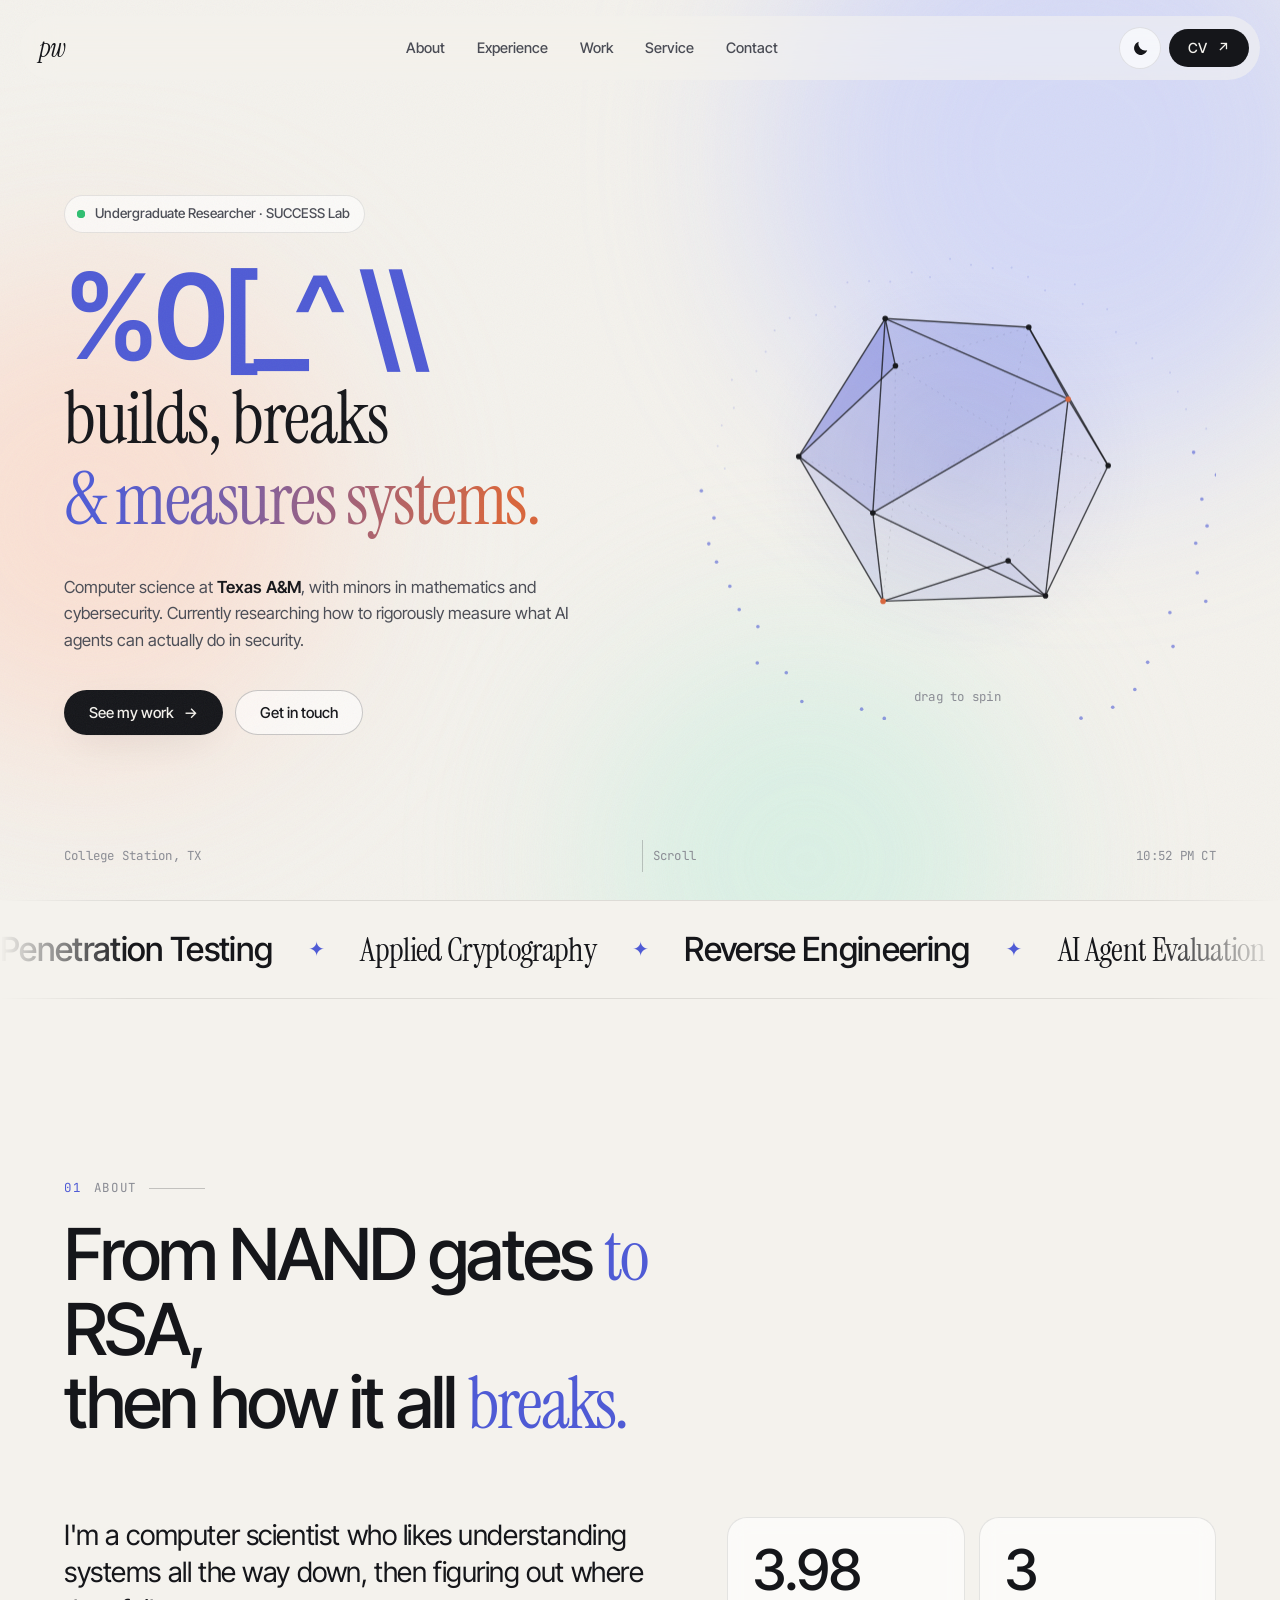
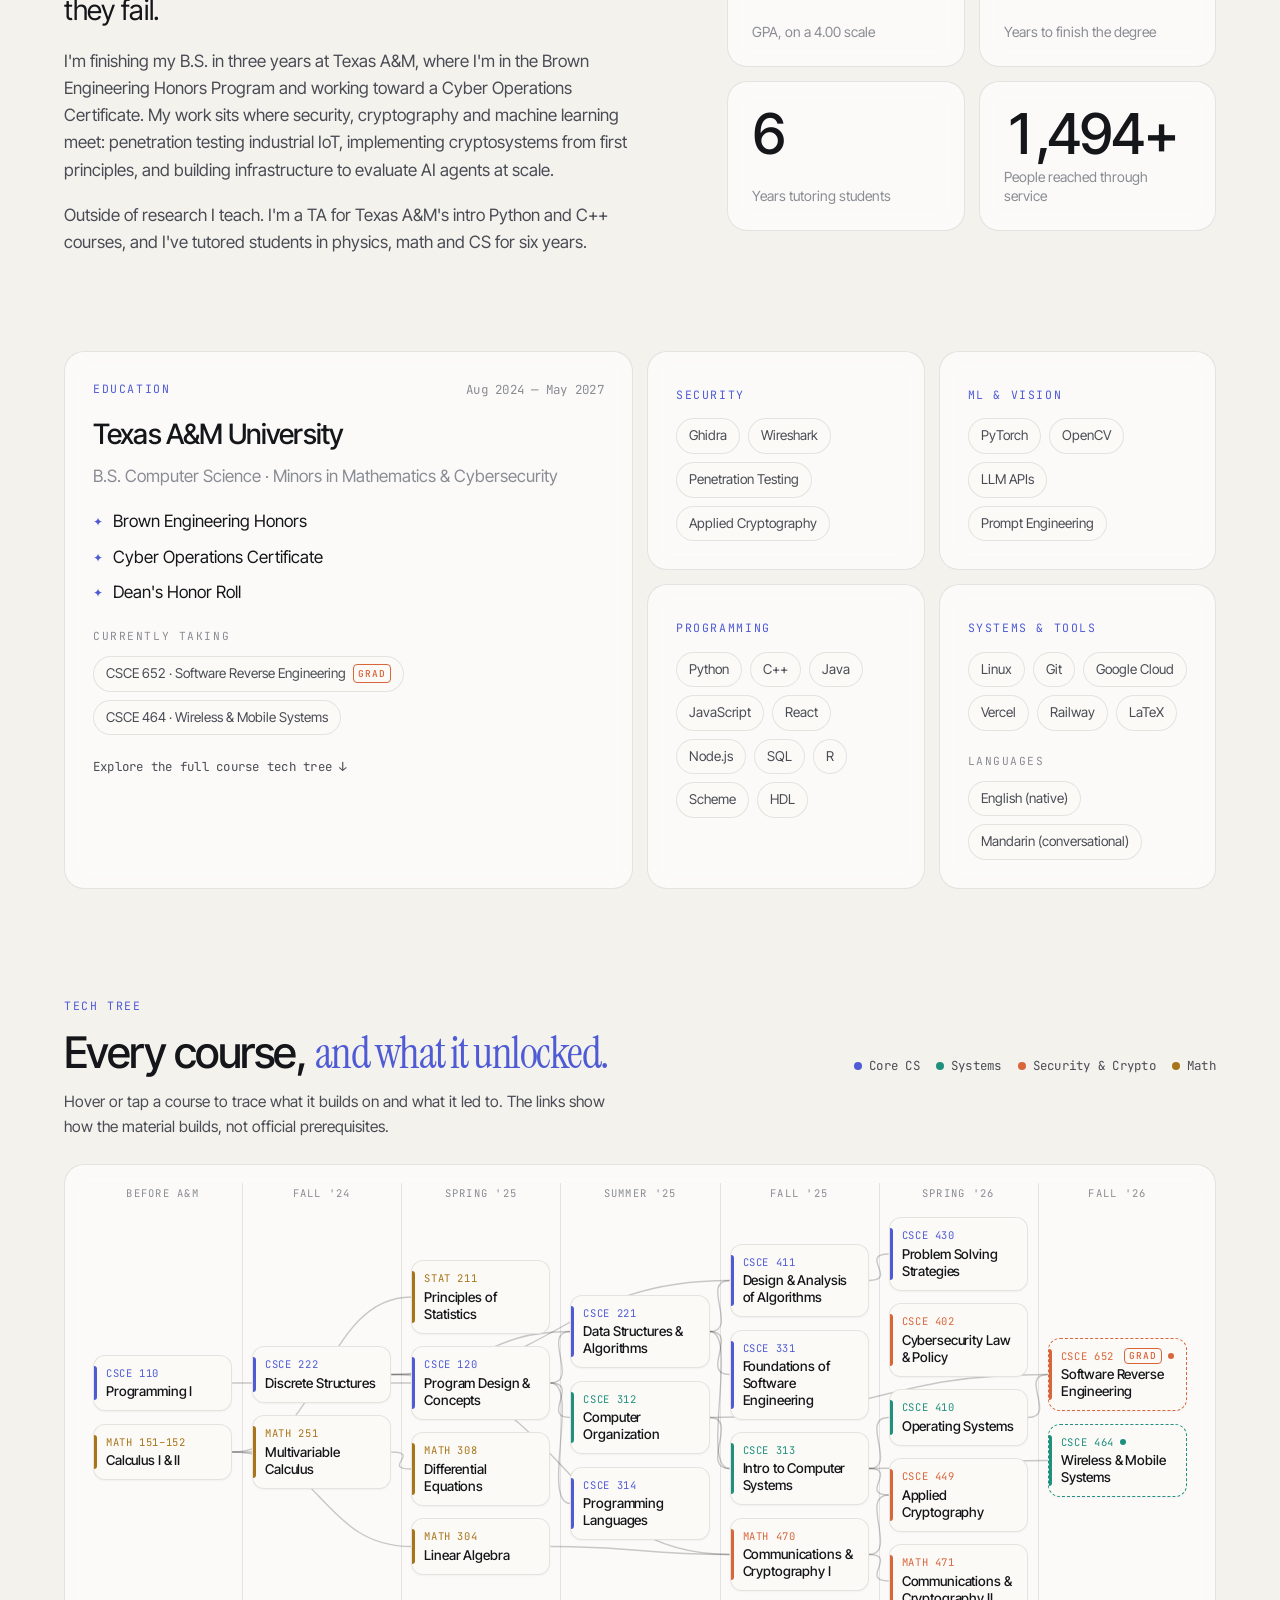
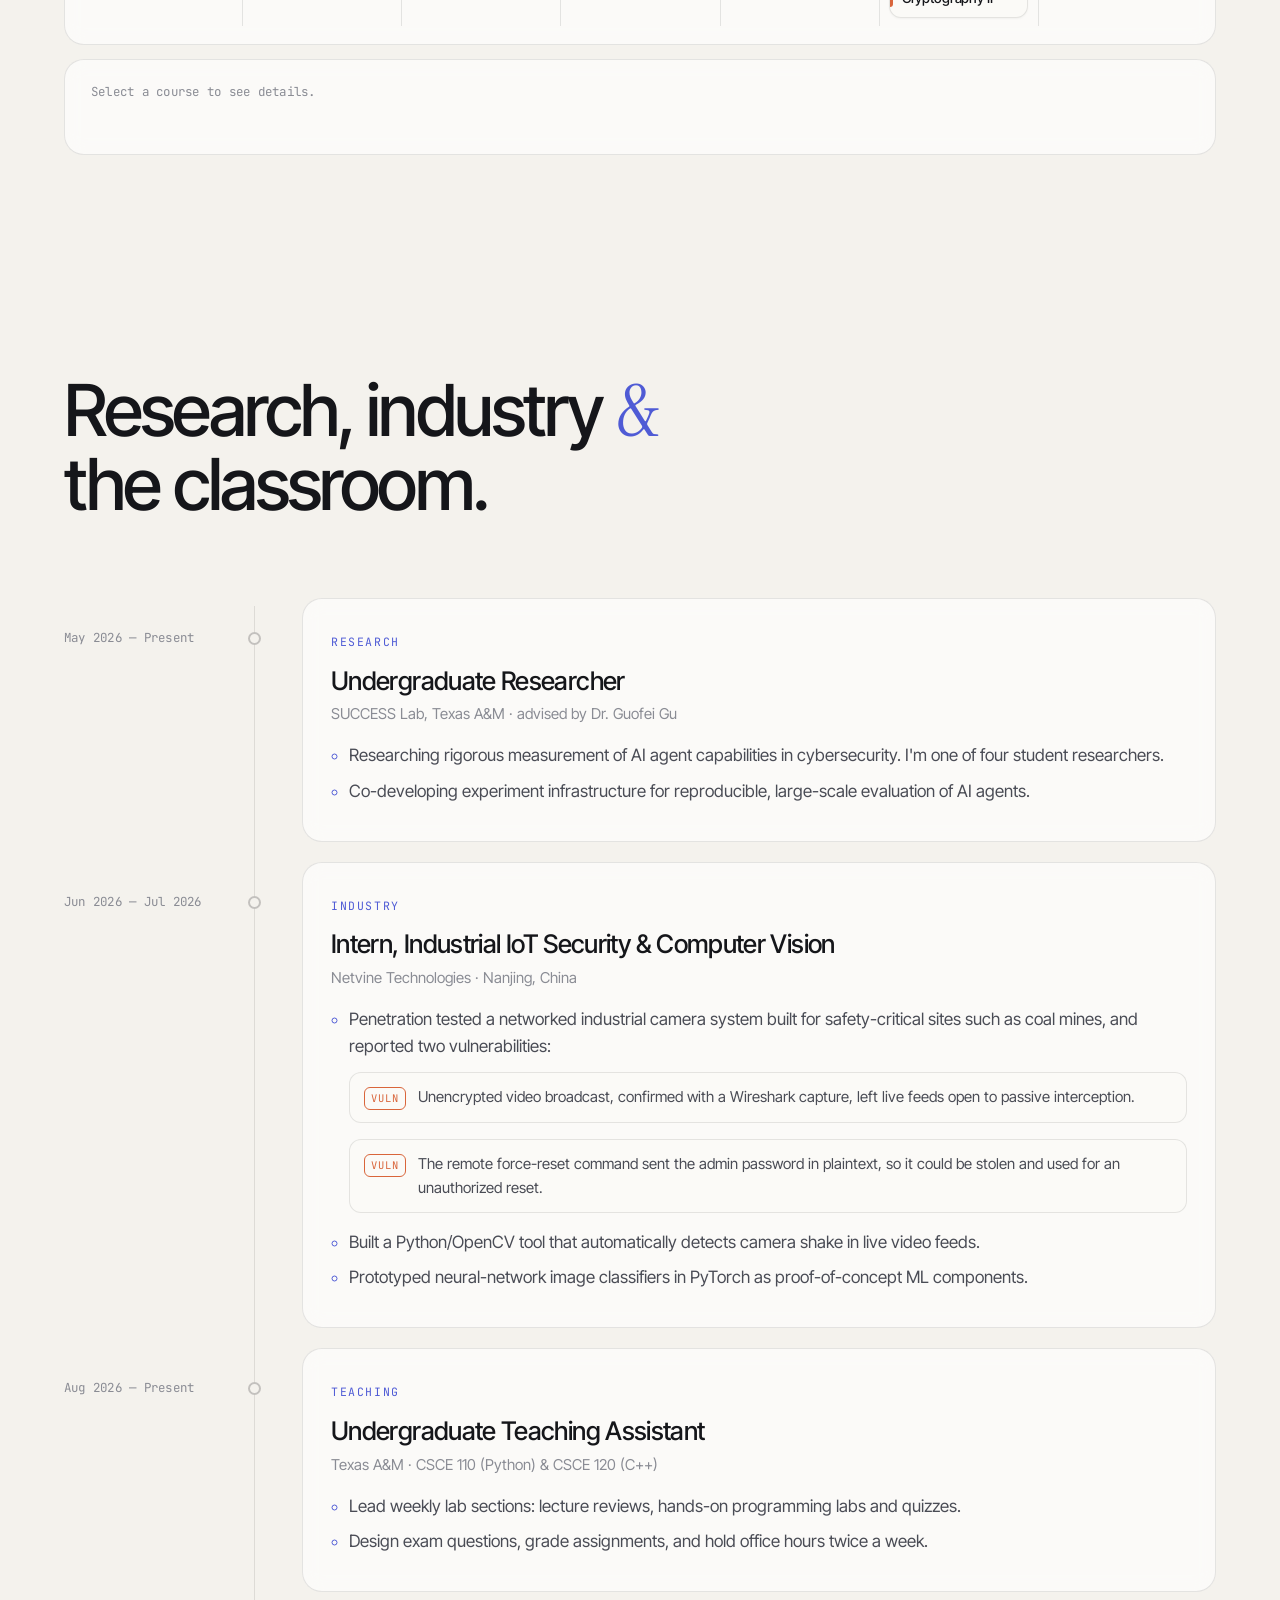
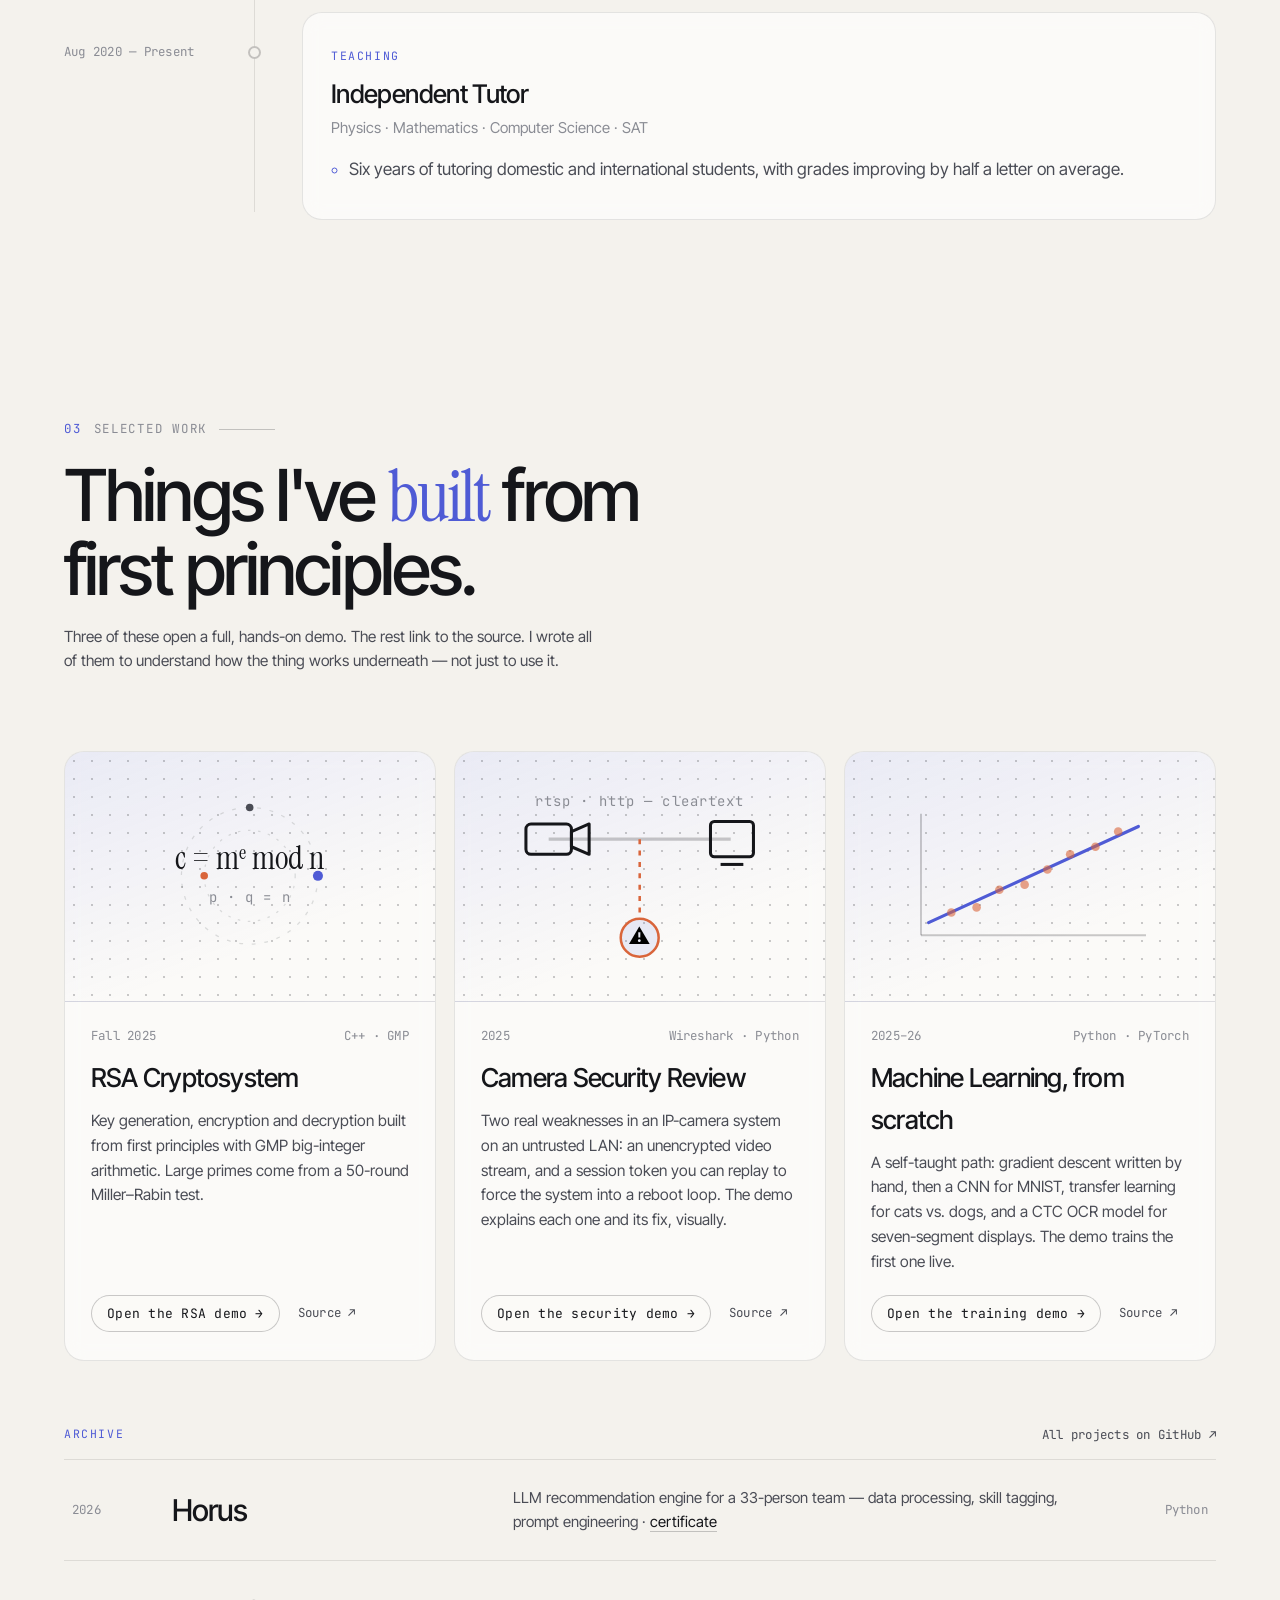
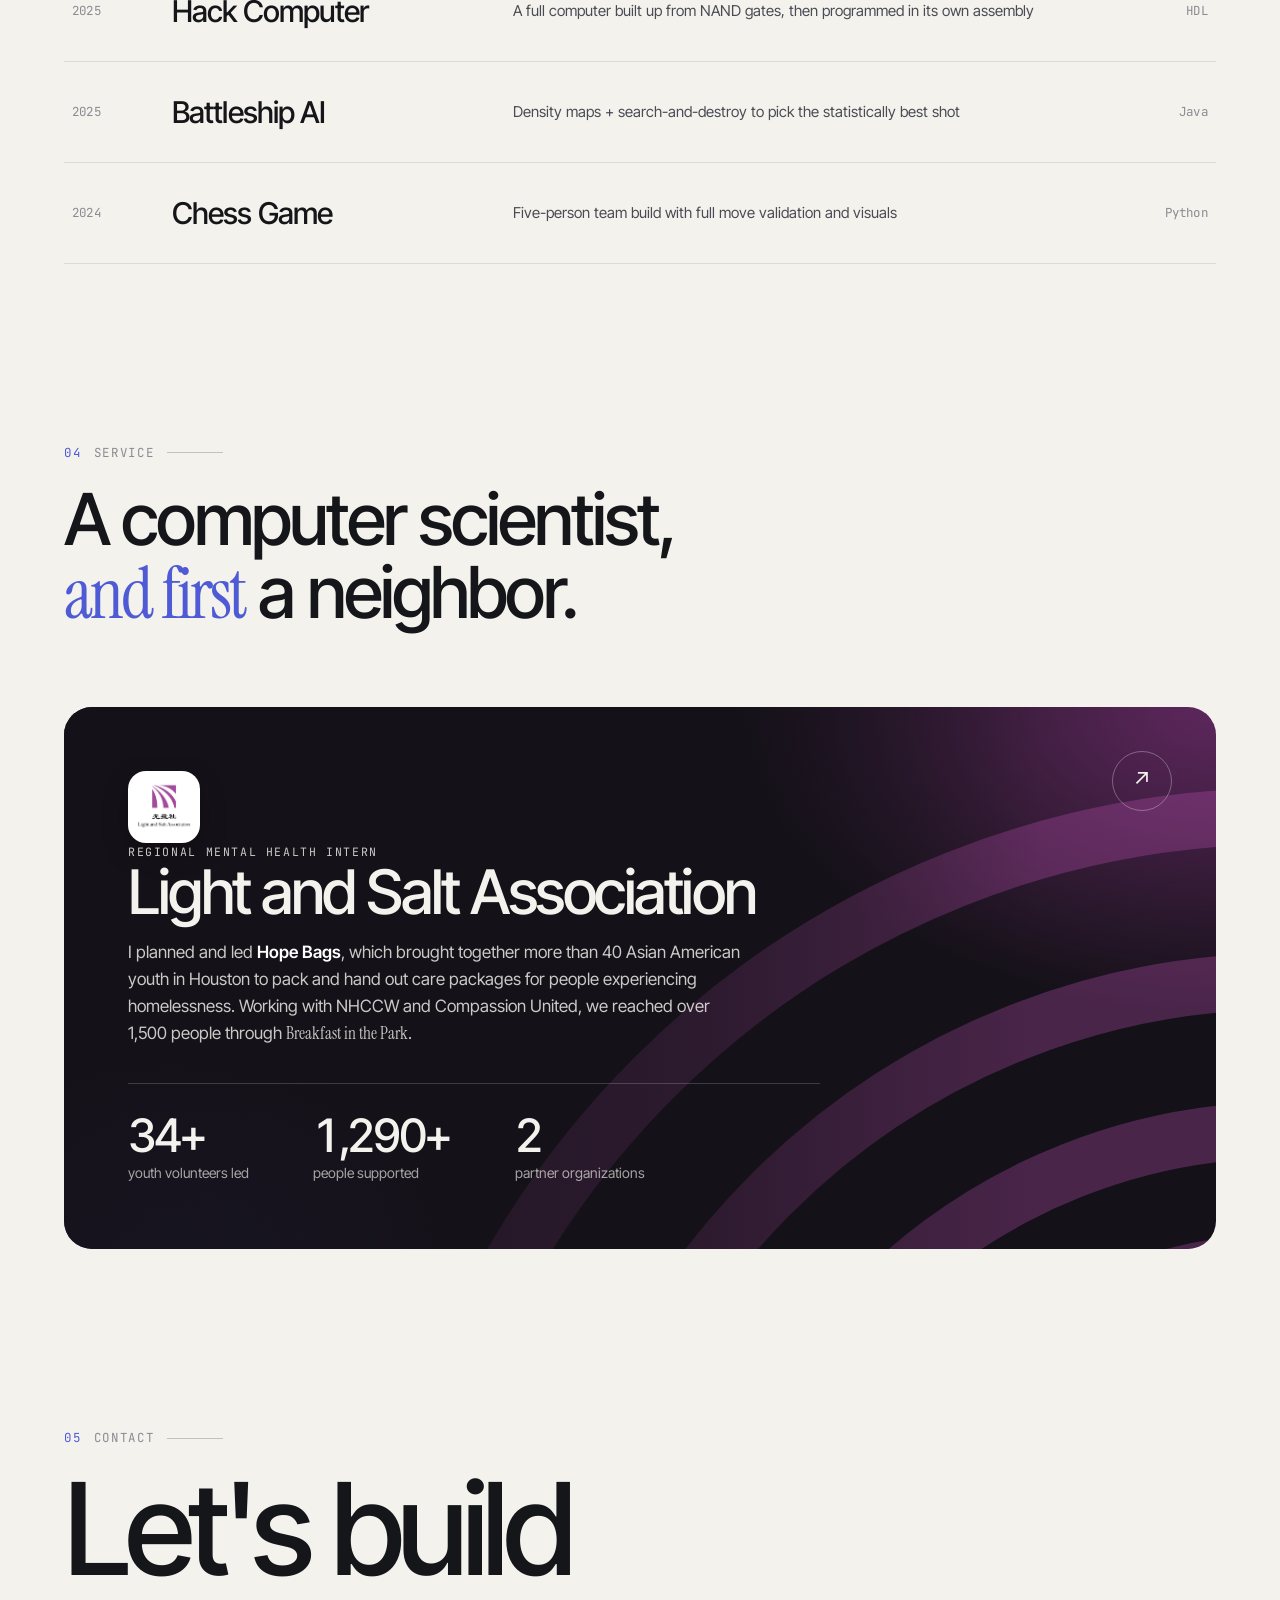
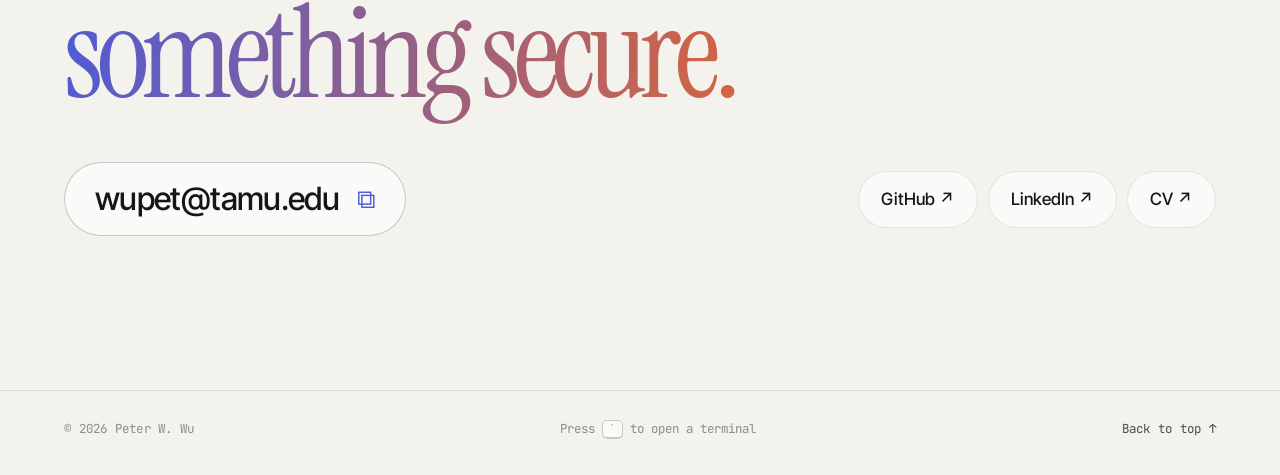
<file: index.html>
<!DOCTYPE html>
<html lang="en">
<head>
    <meta charset="UTF-8">
    <meta name="viewport" content="width=device-width, initial-scale=1.0">
    <title>Peter Wu — Computer Science &amp; Cybersecurity</title>
    <meta name="description" content="Peter Wu — computer science student at Texas A&M researching how to measure AI agent capabilities in cybersecurity.">
    <meta name="theme-color" content="#f4f2ed" media="(prefers-color-scheme: light)">
    <meta name="theme-color" content="#0b0c0f" media="(prefers-color-scheme: dark)">
    <link rel="icon" href="data:image/svg+xml,%3Csvg xmlns='http://www.w3.org/2000/svg' viewBox='0 0 64 64'%3E%3Crect width='64' height='64' rx='14' fill='%2315161a'/%3E%3Ctext x='32' y='42' font-family='Georgia,serif' font-style='italic' font-size='30' fill='%23f4f2ed' text-anchor='middle'%3Epw%3C/text%3E%3C/svg%3E">

    <!-- Set the theme before first paint so there is no flash -->
    <script>
        (function () {
            var t = null;
            try { t = localStorage.getItem('theme'); } catch (e) {}
            if (t !== 'light' && t !== 'dark') {
                t = window.matchMedia('(prefers-color-scheme: dark)').matches ? 'dark' : 'light';
            }
            document.documentElement.setAttribute('data-theme', t);
        })();
    </script>

    <link rel="preconnect" href="https://fonts.googleapis.com">
    <link rel="preconnect" href="https://fonts.gstatic.com" crossorigin>
    <link href="https://fonts.googleapis.com/css2?family=Inter+Tight:wght@400;500;600;700&family=Instrument+Serif:ital@0;1&family=JetBrains+Mono:wght@400;500&display=swap" rel="stylesheet">
    <link rel="stylesheet" href="assets/css/style.css">
</head>
<body>
    <a class="skip-link" href="#main">Skip to content</a>

    <!-- Ambient layers -->
    <div class="aurora" aria-hidden="true">
        <span class="blob b1"></span><span class="blob b2"></span><span class="blob b3"></span>
    </div>
    <div class="grain" aria-hidden="true"></div>
    <div class="scroll-progress" aria-hidden="true"></div>

    <!-- Navigation -->
    <header class="nav" id="nav">
        <a href="#top" class="nav-logo" aria-label="Peter Wu — back to top">
            <span class="logo-mark">pw</span>
        </a>
        <nav class="nav-links" aria-label="Sections">
            <a href="#about" data-section="about">About</a>
            <a href="#experience" data-section="experience">Experience</a>
            <a href="#work" data-section="work">Work</a>
            <a href="#service" data-section="service">Service</a>
            <a href="#contact" data-section="contact">Contact</a>
            <span class="nav-indicator" aria-hidden="true"></span>
        </nav>
        <div class="nav-actions">
            <button class="theme-toggle magnetic" id="themeToggle" type="button" aria-label="Toggle light and dark mode">
                <svg class="icon-sun" viewBox="0 0 24 24" aria-hidden="true">
                    <circle cx="12" cy="12" r="4.2"/>
                    <g class="rays"><line x1="12" y1="1.5" x2="12" y2="4"/><line x1="12" y1="20" x2="12" y2="22.5"/><line x1="1.5" y1="12" x2="4" y2="12"/><line x1="20" y1="12" x2="22.5" y2="12"/><line x1="4.6" y1="4.6" x2="6.3" y2="6.3"/><line x1="17.7" y1="17.7" x2="19.4" y2="19.4"/><line x1="4.6" y1="19.4" x2="6.3" y2="17.7"/><line x1="17.7" y1="6.3" x2="19.4" y2="4.6"/></g>
                </svg>
                <svg class="icon-moon" viewBox="0 0 24 24" aria-hidden="true">
                    <path d="M20.5 14.2A8.5 8.5 0 0 1 9.8 3.5a8.5 8.5 0 1 0 10.7 10.7z"/>
                </svg>
            </button>
            <a class="btn btn-small magnetic" href="Wu_Peter_CV.pdf" target="_blank" rel="noopener">CV <span class="arrow">↗</span></a>
            <button class="menu-toggle" id="menuToggle" type="button" aria-label="Open menu" aria-expanded="false">
                <span></span><span></span>
            </button>
        </div>
    </header>

    <!-- Mobile menu -->
    <div class="mobile-menu" id="mobileMenu" aria-hidden="true">
        <a href="#about"><span>01</span>About</a>
        <a href="#experience"><span>02</span>Experience</a>
        <a href="#work"><span>03</span>Work</a>
        <a href="#service"><span>04</span>Service</a>
        <a href="#contact"><span>05</span>Contact</a>
    </div>

    <main id="main">
        <!-- HERO -->
        <section class="hero" id="top">
            <div class="hero-inner">
                <div class="hero-copy">
                    <p class="status reveal">
                        <span class="pulse" aria-hidden="true"></span>
                        Undergraduate Researcher · SUCCESS Lab
                    </p>
                    <h1 class="hero-title">
                        <span class="line"><span class="scramble" data-text="Peter Wu">Peter Wu</span></span>
                        <span class="line serif"><em>builds, breaks</em></span>
                        <span class="line serif"><em>&amp; measures systems.</em></span>
                    </h1>
                    <p class="hero-sub reveal">
                        Computer science at <strong>Texas A&amp;M</strong>, with minors in mathematics and cybersecurity.
                        Currently researching how to rigorously measure what AI agents can actually do in security.
                    </p>
                    <div class="hero-cta reveal">
                        <a href="#work" class="btn btn-primary magnetic">See my work <span class="arrow">→</span></a>
                        <a href="#contact" class="btn btn-ghost magnetic">Get in touch</a>
                    </div>
                </div>
                <div class="hero-visual" aria-hidden="true">
                    <canvas id="polyCanvas"></canvas>
                    <p class="hero-hint mono">drag to spin</p>
                </div>
            </div>
            <div class="hero-meta mono">
                <span>College Station, TX</span>
                <span class="scroll-cue"><span class="scroll-line"></span>Scroll</span>
                <span id="localTime">—</span>
            </div>
        </section>

        <!-- MARQUEE -->
        <div class="marquee" aria-label="Skills">
            <div class="marquee-track">
                <span>Penetration Testing</span><i>✦</i><span>Applied Cryptography</span><i>✦</i><span>Reverse Engineering</span><i>✦</i><span>AI Agent Evaluation</span><i>✦</i><span>Computer Vision</span><i>✦</i><span>PyTorch</span><i>✦</i><span>C++</span><i>✦</i><span>Python</span><i>✦</i><span>Ghidra</span><i>✦</i><span>Wireshark</span><i>✦</i>
            </div>
            <div class="marquee-track" aria-hidden="true">
                <span>Penetration Testing</span><i>✦</i><span>Applied Cryptography</span><i>✦</i><span>Reverse Engineering</span><i>✦</i><span>AI Agent Evaluation</span><i>✦</i><span>Computer Vision</span><i>✦</i><span>PyTorch</span><i>✦</i><span>C++</span><i>✦</i><span>Python</span><i>✦</i><span>Ghidra</span><i>✦</i><span>Wireshark</span><i>✦</i>
            </div>
        </div>

        <!-- ABOUT -->
        <section class="section" id="about">
            <div class="section-head">
                <p class="eyebrow mono reveal"><span>01</span> About</p>
                <h2 class="section-title reveal">From NAND gates <em>to</em> RSA, <br>then how it all <em>breaks.</em></h2>
            </div>

            <div class="about-grid">
                <div class="about-text reveal">
                    <p class="lead">
                        I'm a computer scientist who likes understanding systems all the way down, then figuring out where they fail.
                    </p>
                    <p>
                        I'm finishing my B.S. in three years at Texas A&amp;M, where I'm in the Brown Engineering Honors
                        Program and working toward a Cyber Operations Certificate. My work sits where security, cryptography
                        and machine learning meet: penetration testing industrial IoT, implementing cryptosystems from
                        first principles, and building infrastructure to evaluate AI agents at scale.
                    </p>
                    <p>
                        Outside of research I teach. I'm a TA for Texas A&amp;M's intro Python and C++ courses, and I've tutored students
                        in physics, math and CS for six years.
                    </p>
                </div>

                <div class="stats">
                    <div class="stat card tilt reveal">
                        <span class="stat-num" data-count="4.00" data-decimals="2">0.00</span>
                        <span class="stat-label">GPA, on a 4.00 scale</span>
                    </div>
                    <div class="stat card tilt reveal">
                        <span class="stat-num" data-count="3">0</span>
                        <span class="stat-label">Years to finish the degree</span>
                    </div>
                    <div class="stat card tilt reveal">
                        <span class="stat-num" data-count="6">0</span>
                        <span class="stat-label">Years tutoring students</span>
                    </div>
                    <div class="stat card tilt reveal">
                        <span class="stat-num" data-count="1500" data-suffix="+">0</span>
                        <span class="stat-label">People reached through service</span>
                    </div>
                </div>
            </div>

            <div class="bento">
                <article class="card bento-edu spotlight reveal">
                    <div class="card-top">
                        <p class="mono tag">Education</p>
                        <p class="mono muted">Aug 2024 — May 2027</p>
                    </div>
                    <h3>Texas A&amp;M University</h3>
                    <p class="muted">B.S. Computer Science · Minors in Mathematics &amp; Cybersecurity</p>
                    <ul class="honors">
                        <li>Brown Engineering Honors</li>
                        <li>Cyber Operations Certificate</li>
                        <li>Dean's Honor Roll</li>
                    </ul>
                    <p class="mono small-label">Currently taking</p>
                    <div class="chips">
                        <span>CSCE 652 · Software Reverse Engineering <b class="grad-badge">GRAD</b></span>
                        <span>CSCE 464 · Wireless &amp; Mobile Systems</span>
                    </div>
                    <a href="#tech-tree" class="link-underline mono edu-tree-link">Explore the full course tech tree ↓</a>
                </article>

                <article class="card spotlight reveal">
                    <p class="mono tag">Security</p>
                    <div class="chips"><span>Ghidra</span><span>Wireshark</span><span>Penetration Testing</span><span>Applied Cryptography</span></div>
                </article>
                <article class="card spotlight reveal">
                    <p class="mono tag">ML &amp; Vision</p>
                    <div class="chips"><span>PyTorch</span><span>OpenCV</span><span>LLM APIs</span><span>Prompt Engineering</span></div>
                </article>
                <article class="card spotlight reveal">
                    <p class="mono tag">Programming</p>
                    <div class="chips"><span>Python</span><span>C++</span><span>Java</span><span>JavaScript</span><span>React</span><span>Node.js</span><span>SQL</span><span>R</span><span>Scheme</span><span>HDL</span></div>
                </article>
                <article class="card spotlight reveal">
                    <p class="mono tag">Systems &amp; Tools</p>
                    <div class="chips"><span>Linux</span><span>Git</span><span>Google Cloud</span><span>Vercel</span><span>Railway</span><span>LaTeX</span></div>
                    <p class="mono small-label">Languages</p>
                    <div class="chips"><span>English (native)</span><span>Mandarin (conversational)</span></div>
                </article>
            </div>

            <div class="tree-wrap" id="tech-tree">
                <div class="tree-head reveal">
                    <div>
                        <p class="mono tag">Tech tree</p>
                        <h3 class="tree-title">Every course, <em>and what it unlocked.</em></h3>
                    </div>
                    <div class="tree-legend mono" aria-hidden="true">
                        <span data-track="core">Core CS</span>
                        <span data-track="systems">Systems</span>
                        <span data-track="security">Security &amp; Crypto</span>
                        <span data-track="math">Math</span>
                    </div>
                </div>
                <p class="tree-sub reveal">Hover or tap a course to trace what it builds on and what it led to. The links show how the material builds, not official prerequisites.</p>
                <div class="tree card reveal" id="tree">
                    <svg class="tree-edges" id="treeEdges" aria-hidden="true"></svg>
                    <div class="tree-cols" id="treeCols" aria-hidden="true"></div>
                    <div class="tree-nodes" id="treeNodes" role="list" aria-label="Courses taken"></div>
                </div>
                <div class="tree-info card reveal" id="treeInfo" aria-live="polite">
                    <p class="mono muted">Select a course to see details.</p>
                </div>
            </div>
        </section>

        <!-- EXPERIENCE -->
        <section class="section" id="experience">
            <div class="section-head">
                <p class="eyebrow mono reveal"><span>02</span> Experience</p>
                <h2 class="section-title reveal">Research, industry <em>&amp;</em> the classroom.</h2>
            </div>

            <ol class="timeline">
                <li class="tl-line" aria-hidden="true"><span class="tl-fill"></span></li>

                <li class="tl-item reveal">
                    <span class="tl-node" aria-hidden="true"></span>
                    <div class="tl-date mono">May 2026 — Present</div>
                    <div class="tl-body card spotlight">
                        <p class="mono tag">Research</p>
                        <h3>Undergraduate Researcher</h3>
                        <p class="tl-org">SUCCESS Lab, Texas A&amp;M · advised by Dr. Guofei Gu</p>
                        <ul>
                            <li>Researching rigorous measurement of AI agent capabilities in cybersecurity. I'm one of four student researchers.</li>
                            <li>Co-developing experiment infrastructure for reproducible, large-scale evaluation of AI agents.</li>
                        </ul>
                    </div>
                </li>

                <li class="tl-item reveal">
                    <span class="tl-node" aria-hidden="true"></span>
                    <div class="tl-date mono">Jun 2026 — Jul 2026</div>
                    <div class="tl-body card spotlight">
                        <p class="mono tag">Industry</p>
                        <h3>Intern, Industrial IoT Security &amp; Computer Vision</h3>
                        <p class="tl-org">Netvine Technologies · Nanjing, China</p>
                        <ul>
                            <li>Penetration tested a networked industrial camera system built for safety-critical sites such as coal mines, and reported two vulnerabilities:
                                <ul class="vulns">
                                    <li><span class="sev">VULN</span> Unencrypted video broadcast, confirmed with a Wireshark capture, left live feeds open to passive interception.</li>
                                    <li><span class="sev">VULN</span> The remote force-reset command sent the admin password in plaintext, so it could be stolen and used for an unauthorized reset.</li>
                                </ul>
                            </li>
                            <li>Built a Python/OpenCV tool that automatically detects camera shake in live video feeds.</li>
                            <li>Prototyped neural-network image classifiers in PyTorch as proof-of-concept ML components.</li>
                        </ul>
                    </div>
                </li>

                <li class="tl-item reveal">
                    <span class="tl-node" aria-hidden="true"></span>
                    <div class="tl-date mono">Aug 2026 — Present</div>
                    <div class="tl-body card spotlight">
                        <p class="mono tag">Teaching</p>
                        <h3>Undergraduate Teaching Assistant</h3>
                        <p class="tl-org">Texas A&amp;M · CSCE 110 (Python) &amp; CSCE 120 (C++)</p>
                        <ul>
                            <li>Lead weekly lab sections: lecture reviews, hands-on programming labs and quizzes.</li>
                            <li>Design exam questions, grade assignments, and hold office hours twice a week.</li>
                        </ul>
                    </div>
                </li>

                <li class="tl-item reveal">
                    <span class="tl-node" aria-hidden="true"></span>
                    <div class="tl-date mono">Aug 2020 — Present</div>
                    <div class="tl-body card spotlight">
                        <p class="mono tag">Teaching</p>
                        <h3>Independent Tutor</h3>
                        <p class="tl-org">Physics · Mathematics · Computer Science · SAT</p>
                        <ul>
                            <li>Six years of tutoring domestic and international students, with grades improving by half a letter on average.</li>
                        </ul>
                    </div>
                </li>
            </ol>
        </section>

        <!-- WORK -->
        <section class="section" id="work">
            <div class="section-head">
                <p class="eyebrow mono reveal"><span>03</span> Selected Work</p>
                <h2 class="section-title reveal">Things I've <em>built</em> from first principles.</h2>
                <p class="section-lead reveal">Three of these open a full, hands-on demo. The rest link to the source. I wrote all of them to understand how the thing works underneath &mdash; not just to use it.</p>
            </div>

            <div class="projects">
                <!-- RSA -->
                <article class="project card spotlight reveal has-demo">
                    <div class="project-visual pv-rsa" aria-hidden="true">
                        <svg viewBox="0 0 240 150" class="pv-svg">
                            <circle class="pv-dim" cx="120" cy="75" r="54" fill="none" stroke-dasharray="3 7"/>
                            <circle class="pv-dim" cx="120" cy="75" r="36" fill="none" stroke-dasharray="2 6"/>
                            <g class="pv-orbit">
                                <circle class="pv-accent-f" cx="174" cy="75" r="4"/>
                                <circle class="pv-ink-f" cx="120" cy="21" r="3"/>
                                <circle class="pv-accent2-f" cx="84" cy="75" r="3"/>
                            </g>
                            <text x="120" y="70" class="pv-formula" text-anchor="middle">c = m<tspan class="pv-sup" dy="-8">e</tspan><tspan dy="8"> mod n</tspan></text>
                            <text x="120" y="96" class="pv-sub" text-anchor="middle">p · q = n</text>
                        </svg>
                    </div>
                    <div class="project-info">
                        <div class="project-meta mono"><span>Fall 2025</span><span>C++ · GMP</span></div>
                        <h3>RSA Cryptosystem</h3>
                        <p>Key generation, encryption and decryption built from first principles with GMP big-integer arithmetic. Large primes come from a 50-round Miller&ndash;Rabin test.</p>
                        <div class="project-actions">
                            <button class="demo-btn mono" id="openRsa" type="button">Open the RSA demo <span class="arrow">&rarr;</span></button>
                            <a class="link-underline mono" href="https://github.com/wupet/RSA-implemntation" target="_blank" rel="noopener">Source &#8599;</a>
                        </div>
                    </div>
                </article>

                <!-- Security -->
                <article class="project card spotlight reveal has-demo">
                    <div class="project-visual pv-sec" aria-hidden="true">
                        <svg viewBox="0 0 240 150" class="pv-svg">
                            <line class="pv-link" x1="48" y1="46" x2="192" y2="46"/>
                            <line class="pv-link pv-link-tap" x1="120" y1="46" x2="120" y2="110"/>
                            <g class="pv-cam">
                                <rect x="30" y="34" width="36" height="24" rx="4"/>
                                <path d="M66 40 L80 34 L80 58 L66 52 Z"/>
                            </g>
                            <g class="pv-host">
                                <rect x="176" y="32" width="34" height="28" rx="3"/>
                                <line x1="184" y1="66" x2="202" y2="66"/>
                            </g>
                            <g class="pv-attacker">
                                <circle cx="120" cy="124" r="15"/>
                                <text x="120" y="129" text-anchor="middle">&#9888;</text>
                            </g>
                            <text x="120" y="20" class="pv-sub" text-anchor="middle">rtsp · http &mdash; cleartext</text>
                        </svg>
                    </div>
                    <div class="project-info">
                        <div class="project-meta mono"><span>2025</span><span>Wireshark · Python</span></div>
                        <h3>Camera Security Review</h3>
                        <p>Two real weaknesses in an IP-camera system on an untrusted LAN: an unencrypted video stream, and a session token you can replay to force the system into a reboot loop. The demo explains each one and its fix, visually.</p>
                        <div class="project-actions">
                            <button class="demo-btn mono" id="openSec" type="button">Open the security demo <span class="arrow">&rarr;</span></button>
                            <a class="link-underline mono" href="https://github.com/wupet/Security-Demo" target="_blank" rel="noopener">Source &#8599;</a>
                        </div>
                    </div>
                </article>

                <!-- Machine Learning -->
                <article class="project card spotlight reveal has-demo">
                    <div class="project-visual pv-ml" aria-hidden="true">
                        <svg viewBox="0 0 240 150" class="pv-svg">
                            <line class="pv-axis" x1="34" y1="122" x2="212" y2="122"/>
                            <line class="pv-axis" x1="34" y1="26" x2="34" y2="122"/>
                            <line class="pv-fit" x1="40" y1="112" x2="206" y2="36"/>
                            <g class="pv-pts">
                                <circle cx="58" cy="104" r="3.4"/><circle cx="78" cy="100" r="3.4"/>
                                <circle cx="96" cy="86" r="3.4"/><circle cx="116" cy="82" r="3.4"/>
                                <circle cx="134" cy="70" r="3.4"/><circle cx="152" cy="58" r="3.4"/>
                                <circle cx="172" cy="52" r="3.4"/><circle cx="190" cy="40" r="3.4"/>
                            </g>
                        </svg>
                    </div>
                    <div class="project-info">
                        <div class="project-meta mono"><span>2025&ndash;26</span><span>Python · PyTorch</span></div>
                        <h3>Machine Learning, from scratch</h3>
                        <p>A self-taught path: gradient descent written by hand, then a CNN for MNIST, transfer learning for cats vs. dogs, and a CTC OCR model for seven-segment displays. The demo trains the first one live.</p>
                        <div class="project-actions">
                            <button class="demo-btn mono" id="openMl" type="button">Open the training demo <span class="arrow">&rarr;</span></button>
                            <a class="link-underline mono" href="https://github.com/wupet/machine-learning-practice" target="_blank" rel="noopener">Source &#8599;</a>
                        </div>
                    </div>
                </article>

            </div>

            <div class="archive">
                <div class="archive-head">
                    <p class="mono tag">Archive</p>
                    <a href="https://github.com/wupet/" target="_blank" rel="noopener" class="link-underline mono">All projects on GitHub &#8599;</a>
                </div>
                <ul class="archive-list">
                    <li class="archive-row">
                        <span class="mono muted">2026</span>
                        <a class="archive-title" href="https://horus.teamup.org/" target="_blank" rel="noopener">Horus</a>
                        <span class="archive-desc">LLM recommendation engine for a 33-person team &mdash; data processing, skill tagging, prompt engineering &middot; <a class="link-underline" href="Certificate_Peter_Wu.pdf" target="_blank" rel="noopener">certificate</a></span>
                        <span class="mono muted">Python</span>
                    </li>
                    <li class="archive-row">
                        <span class="mono muted">2025</span>
                        <a class="archive-title" href="https://github.com/wupet/" target="_blank" rel="noopener">Hack Computer</a>
                        <span class="archive-desc">A full computer built up from NAND gates, then programmed in its own assembly</span>
                        <span class="mono muted">HDL</span>
                    </li>
                    <li class="archive-row">
                        <span class="mono muted">2025</span>
                        <span class="archive-title">Battleship AI</span>
                        <span class="archive-desc">Density maps + search-and-destroy to pick the statistically best shot</span>
                        <span class="mono muted">Java</span>
                    </li>
                    <li class="archive-row">
                        <span class="mono muted">2024</span>
                        <span class="archive-title">Chess Game</span>
                        <span class="archive-desc">Five-person team build with full move validation and visuals</span>
                        <span class="mono muted">Python</span>
                    </li>
                </ul>
            </div>
        </section>

        <!-- SERVICE -->
        <section class="section" id="service">
            <div class="section-head">
                <p class="eyebrow mono reveal"><span>04</span> Service</p>
                <h2 class="section-title reveal">A computer scientist, <em>and first</em> a neighbor.</h2>
            </div>

            <a class="service-card reveal" href="https://www.lightandsaltassociation.org/en" target="_blank" rel="noopener">
                <div class="service-bg" aria-hidden="true">
                    <svg class="rays" viewBox="0 0 600 600" preserveAspectRatio="xMaxYMin slice">
                        <path d="M600 60 A540 540 0 0 0 60 600"/>
                        <path d="M600 160 A440 440 0 0 0 160 600"/>
                        <path d="M600 250 A350 350 0 0 0 250 600"/>
                        <path d="M600 330 A270 270 0 0 0 330 600"/>
                        <path d="M600 400 A200 200 0 0 0 400 600"/>
                    </svg>
                </div>
                <div class="service-content">
                    <span class="service-logo"><img src="images/lightandsalt.png" alt="Light and Salt Association logo"></span>
                    <p class="mono tag tag-light">Regional Mental Health Intern</p>
                    <h3>Light and Salt Association</h3>
                    <p>
                        I planned and led <strong>Hope Bags</strong>, which brought together more than 40 Asian American youth in Houston to pack and hand out
                        care packages for people experiencing homelessness. Working with NHCCW and Compassion United, we
                        reached over 1,500 people through <em>Breakfast in the Park</em>.
                    </p>
                    <div class="service-stats">
                        <div><span class="stat-num" data-count="40" data-suffix="+">0</span><span>youth volunteers led</span></div>
                        <div><span class="stat-num" data-count="1500" data-suffix="+">0</span><span>people supported</span></div>
                        <div><span class="stat-num" data-count="2">0</span><span>partner organizations</span></div>
                    </div>
                    <span class="service-arrow" aria-hidden="true">↗</span>
                </div>
            </a>
        </section>

        <!-- CONTACT -->
        <section class="section contact" id="contact">
            <p class="eyebrow mono reveal"><span>05</span> Contact</p>
            <h2 class="contact-title reveal">
                <span>Let's build</span>
                <span><em>something secure.</em></span>
            </h2>
            <div class="contact-actions reveal">
                <button class="email-btn magnetic" id="copyEmail" type="button" data-email="wupet@tamu.edu">
                    <span class="email-text">wupet@tamu.edu</span>
                    <span class="email-icon" aria-hidden="true">⧉</span>
                </button>
                <div class="socials">
                    <a href="https://github.com/wupet" target="_blank" rel="noopener" class="social magnetic">GitHub <span class="arrow">↗</span></a>
                    <a href="https://www.linkedin.com/in/peterwutamu/" target="_blank" rel="noopener" class="social magnetic">LinkedIn <span class="arrow">↗</span></a>
                    <a href="Wu_Peter_CV.pdf" target="_blank" rel="noopener" class="social magnetic">CV <span class="arrow">↗</span></a>
                </div>
            </div>
        </section>
    </main>

    <footer class="footer mono">
        <span>© <span id="year">2026</span> Peter W. Wu</span>
        <button class="footer-mid term-hint" id="openTerm" type="button">Press <kbd>`</kbd> to open a terminal</button>
        <a href="#top" class="link-underline">Back to top ↑</a>
    </footer>

    <div class="toast mono" id="toast" role="status" aria-live="polite"></div>

    <!-- RSA playground -->
    <dialog class="rsa-dialog" id="rsaDialog" aria-labelledby="rsaTitle">
        <div class="rsa-pg">
            <header class="rsa-pg-head">
                <div>
                    <p class="mono tag">Playground</p>
                    <h2 id="rsaTitle">RSA, <em>step by step.</em></h2>
                </div>
                <button class="dialog-close" type="button" data-close aria-label="Close playground">✕</button>
            </header>

            <div class="rsa-pg-inputs">
                <label class="field">
                    <span class="mono">prime p</span>
                    <input class="mono" id="pgP" type="text" autofocus inputmode="numeric" value="61" autocomplete="off">
                    <span class="field-status mono" id="pgPStatus"></span>
                </label>
                <label class="field">
                    <span class="mono">prime q</span>
                    <input class="mono" id="pgQ" type="text" inputmode="numeric" value="53" autocomplete="off">
                    <span class="field-status mono" id="pgQStatus"></span>
                </label>
                <label class="field field-wide">
                    <span class="mono">message</span>
                    <input class="mono" id="pgMsg" type="text" value="hi" maxlength="24" autocomplete="off" spellcheck="false">
                </label>
                <div class="rsa-pg-actions">
                    <button class="btn btn-ghost" id="pgGen" type="button">Generate primes</button>
                    <button class="btn btn-primary" id="pgRun" type="button">Run the whole thing <span class="arrow">→</span></button>
                </div>
            </div>
            <p class="mono rsa-pg-note"><b>Generate primes</b> searches upward from a random odd number, rejecting each candidate with Miller–Rabin until one survives — the same routine as my C++ build. Then it runs key generation, encryption and decryption below. Keep primes under about 10<sup>6</sup> so the numbers stay readable.</p>

            <ol class="rsa-steps" id="pgSteps"></ol>
        </div>
    </dialog>

    <!-- Security demo -->
    <dialog class="demo-dialog" id="secDialog" aria-labelledby="secTitle">
        <div class="demo-shell">
            <header class="demo-head">
                <div>
                    <p class="mono tag">Security review</p>
                    <h2 id="secTitle">Where the camera <em>leaks.</em></h2>
                </div>
                <button class="dialog-close" type="button" data-close aria-label="Close demo">&#10005;</button>
            </header>

            <p class="demo-intro">Two findings from an IP-camera system sitting on a LAN you don't fully trust (think ARP spoofing, an old router). Both start the same way — something sensitive travels in the clear — and the fix is the same idea: encrypt it so an on-path observer gets nothing to use. Pick a finding, then toggle the fix and watch what changes. This is a defensive explainer: the weakness and the remedy, not an attack recipe.</p>

            <div class="seg" id="secTabs" role="tablist">
                <button class="seg-btn active" data-finding="stream" role="tab" type="button">① Unencrypted stream</button>
                <button class="seg-btn" data-finding="cookie" role="tab" type="button">② Forced-reset loop</button>
            </div>

            <div class="sec-stage">
                <div class="sec-diagram">
                    <svg id="secSvg" viewBox="0 0 440 280" role="img" aria-label="Network diagram showing a camera, a viewer, and an on-path attacker on the same LAN.">
                        <!-- wires -->
                        <path class="sec-wire" id="secWireMain" d="M86 70 H354"/>
                        <path class="sec-wire sec-wire-tap" id="secWireTap" d="M220 70 V196"/>
                        <!-- camera -->
                        <g class="sec-node">
                            <rect x="34" y="46" width="52" height="38" rx="6"/>
                            <path d="M86 54 L104 46 L104 84 L86 76 Z"/>
                            <text x="60" y="104" class="sec-label">camera</text>
                        </g>
                        <!-- viewer / server -->
                        <g class="sec-node">
                            <rect x="354" y="44" width="52" height="42" rx="5"/>
                            <text x="380" y="104" class="sec-label" id="secRightLabel">viewer</text>
                        </g>
                        <!-- attacker -->
                        <g class="sec-node sec-attacker">
                            <circle cx="220" cy="222" r="26"/>
                            <text x="220" y="228" class="sec-attacker-glyph" text-anchor="middle">&#9888;</text>
                            <text x="220" y="266" class="sec-label" text-anchor="middle">attacker on LAN</text>
                        </g>
                        <!-- moving packet -->
                        <g id="secPacket" class="sec-packet">
                            <rect x="-16" y="-11" width="32" height="22" rx="4"/>
                            <text x="0" y="5" text-anchor="middle" id="secPacketGlyph">&#128274;</text>
                        </g>
                        <!-- captured copy animates down the tap -->
                        <g id="secCopy" class="sec-copy">
                            <rect x="-14" y="-10" width="28" height="20" rx="4"/>
                            <text x="0" y="5" text-anchor="middle" id="secCopyGlyph">&#128274;</text>
                        </g>
                        <!-- replayed reset request (cookie finding only) -->
                        <g id="secReset" class="sec-reset">
                            <rect x="-18" y="-11" width="36" height="22" rx="4"/>
                            <text x="0" y="5" text-anchor="middle">reset</text>
                        </g>
                        <!-- camera offline flash -->
                        <text id="secDown" class="sec-down" x="60" y="128" text-anchor="middle">offline ~60s</text>
                    </svg>
                    <div class="sec-toggle">
                        <span class="mono">transport</span>
                        <button class="switch" id="secSwitch" type="button" role="switch" aria-checked="false">
                            <span class="switch-track"><span class="switch-thumb"></span></span>
                            <span class="switch-label mono" id="secSwitchLabel">cleartext</span>
                        </button>
                    </div>
                </div>

                <aside class="sec-readout">
                    <h3 class="sec-rt-title" id="secRtTitle">Unencrypted RTSP stream</h3>
                    <p class="sec-rt-verdict mono" id="secRtVerdict"></p>
                    <div class="sec-rt-block">
                        <p class="mono sec-rt-h">What the attacker captures</p>
                        <p id="secRtCapture"></p>
                    </div>
                    <div class="sec-rt-block">
                        <p class="mono sec-rt-h">Why it matters</p>
                        <p id="secRtWhy"></p>
                    </div>
                    <div class="sec-rt-block">
                        <p class="mono sec-rt-h">The fix</p>
                        <p id="secRtFix"></p>
                    </div>
                </aside>
            </div>
        </div>
    </dialog>

    <!-- Machine learning demo -->
    <dialog class="demo-dialog" id="mlDialog" aria-labelledby="mlTitle">
        <div class="demo-shell">
            <header class="demo-head">
                <div>
                    <p class="mono tag">Machine learning</p>
                    <h2 id="mlTitle">Watch it <em>learn.</em></h2>
                </div>
                <button class="dialog-close" type="button" data-close aria-label="Close demo">&#10005;</button>
            </header>

            <p class="demo-intro">The very first thing in my ML repo: fit a line to noisy data with gradient descent, written by hand — no library doing the calculus. The true rule is <b>y = 3x + 2</b>. The model starts from random <span class="mono">w</span> and <span class="mono">b</span> and nudges them downhill along the loss gradient. Press Train and watch the line find the data.</p>

            <div class="ml-stage">
                <div class="ml-plot-wrap">
                    <canvas id="mlPlot" class="ml-plot"></canvas>
                </div>
                <div class="ml-side">
                    <div class="ml-readout">
                        <div class="ml-stat"><span class="mono ml-k">w</span><span class="mono ml-v" id="mlW">—</span><span class="mono ml-target">target 3.00</span></div>
                        <div class="ml-stat"><span class="mono ml-k">b</span><span class="mono ml-v" id="mlB">—</span><span class="mono ml-target">target 2.00</span></div>
                        <div class="ml-stat"><span class="mono ml-k">loss</span><span class="mono ml-v" id="mlLoss">—</span><span class="mono ml-target" id="mlEpoch">epoch 0</span></div>
                    </div>
                    <canvas id="mlLossCurve" class="ml-loss-curve"></canvas>
                    <label class="ml-control">
                        <span class="mono">learning rate <b id="mlLrVal">0.010</b></span>
                        <input type="range" id="mlLr" min="1" max="120" value="10">
                    </label>
                    <div class="ml-actions">
                        <button class="btn btn-primary" id="mlTrain" type="button">Train</button>
                        <button class="btn btn-ghost" id="mlStep" type="button">Step</button>
                        <button class="btn btn-ghost" id="mlReset" type="button">Reset</button>
                    </div>
                    <p class="mono ml-warn" id="mlWarn"></p>
                </div>
            </div>

            <div class="ml-journey">
                <p class="mono sec-rt-h">Where it went from there</p>
                <div class="ml-journey-row">
                    <div class="ml-step"><span class="mono ml-step-n">01</span><b>Linear regression</b><p>This demo — gradients by hand, MSE loss.</p></div>
                    <div class="ml-step"><span class="mono ml-step-n">02</span><b>MNIST CNN</b><p>A small conv net in PyTorch for handwritten digits.</p></div>
                    <div class="ml-step"><span class="mono ml-step-n">03</span><b>Cats vs. dogs</b><p>Transfer learning on a pretrained backbone.</p></div>
                    <div class="ml-step"><span class="mono ml-step-n">04</span><b>Seven-segment OCR</b><p>A CTC model reading multi-digit meter displays.</p></div>
                </div>
            </div>
        </div>
    </dialog>

    <!-- Terminal easter egg -->
    <div class="terminal" id="terminal" role="dialog" aria-modal="false" aria-label="Terminal" hidden>
        <div class="term-bar">
            <span class="term-dots" aria-hidden="true"><i></i><i></i><i></i></span>
            <span class="mono">guest@wupet: ~</span>
            <button class="term-close" type="button" id="termClose" aria-label="Close terminal">✕</button>
        </div>
        <div class="term-body mono" id="termBody">
            <div class="term-out" id="termOut"></div>
            <form class="term-line" id="termForm" autocomplete="off">
                <label for="termInput" class="term-prompt">guest@wupet:~$</label>
                <input id="termInput" type="text" spellcheck="false" autocapitalize="off" autocomplete="off">
            </form>
        </div>
    </div>

    <script src="assets/js/icosa.js" defer></script>
    <script src="assets/js/main.js" defer></script>
    <script src="assets/js/tree.js" defer></script>
    <script src="assets/js/playground.js" defer></script>
    <script src="assets/js/security.js" defer></script>
    <script src="assets/js/ml.js" defer></script>
    <script src="assets/js/terminal.js" defer></script>
</body>
</html>
</file>
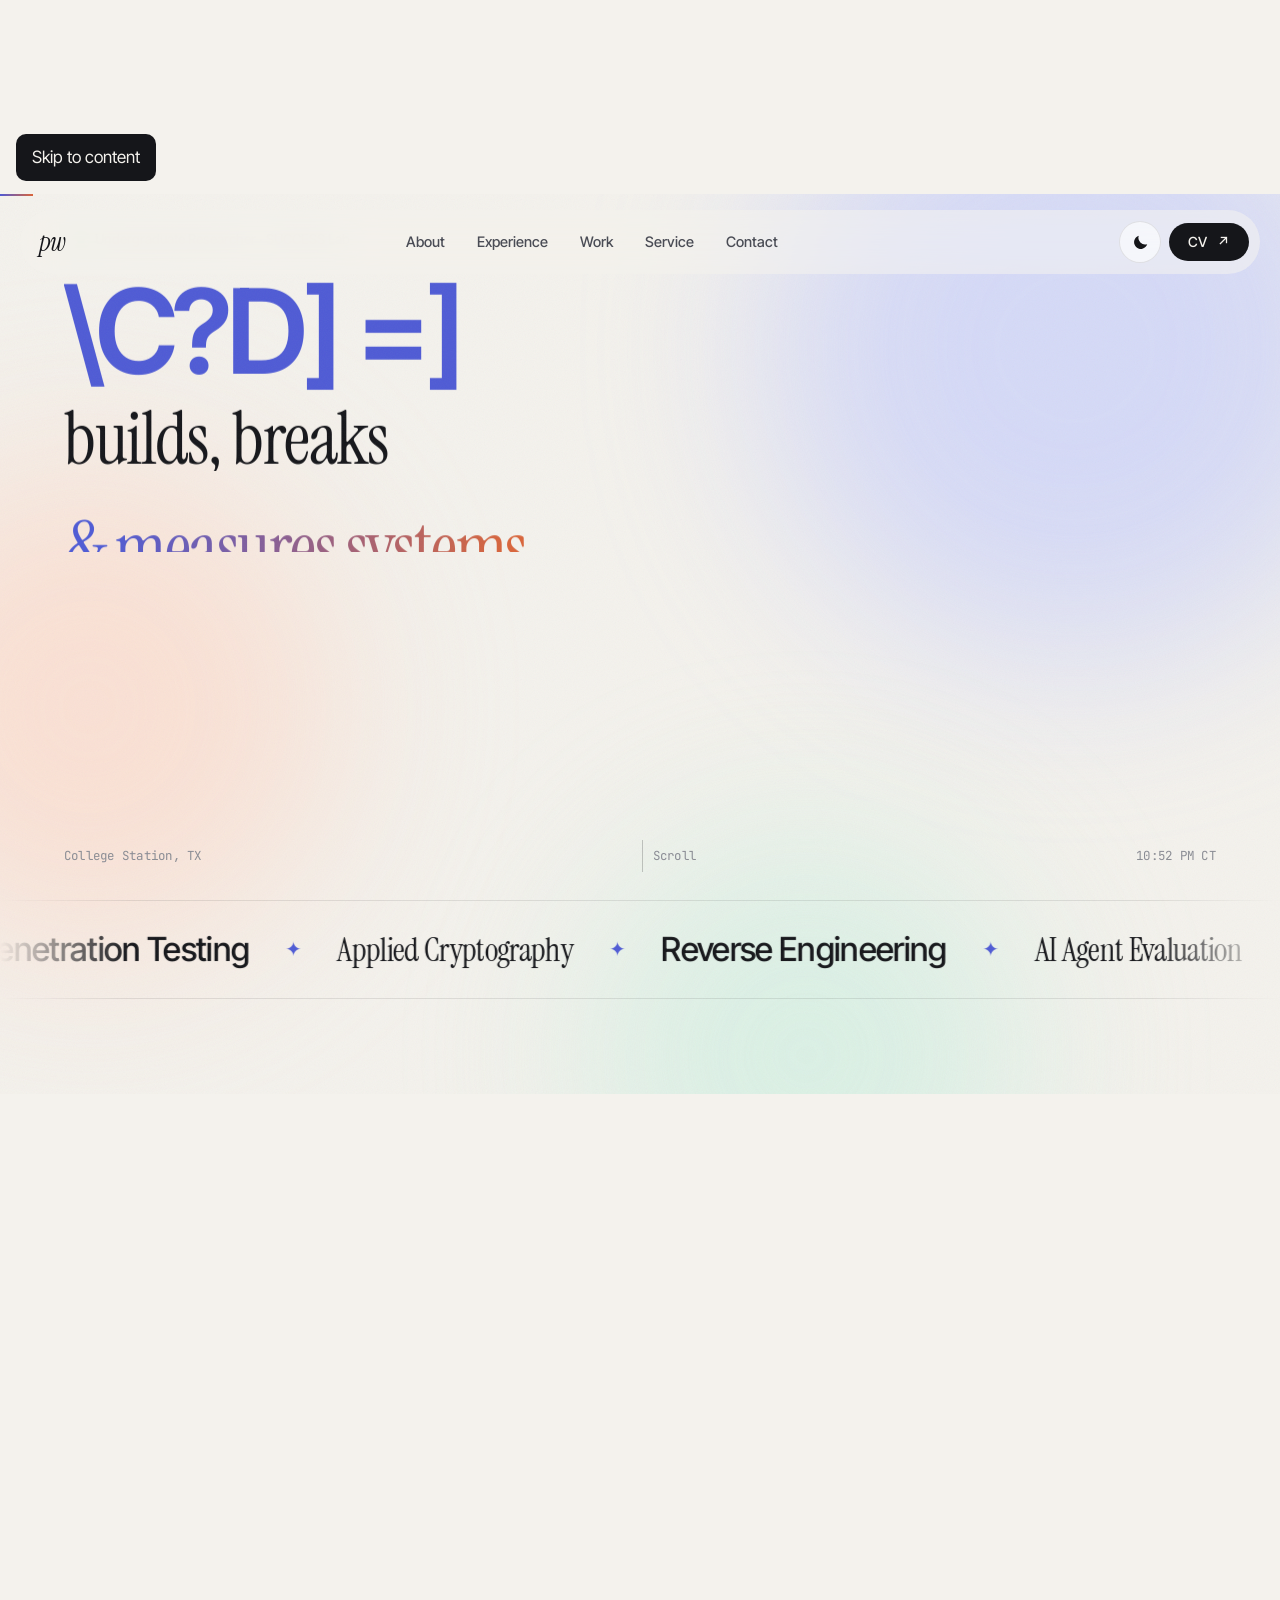
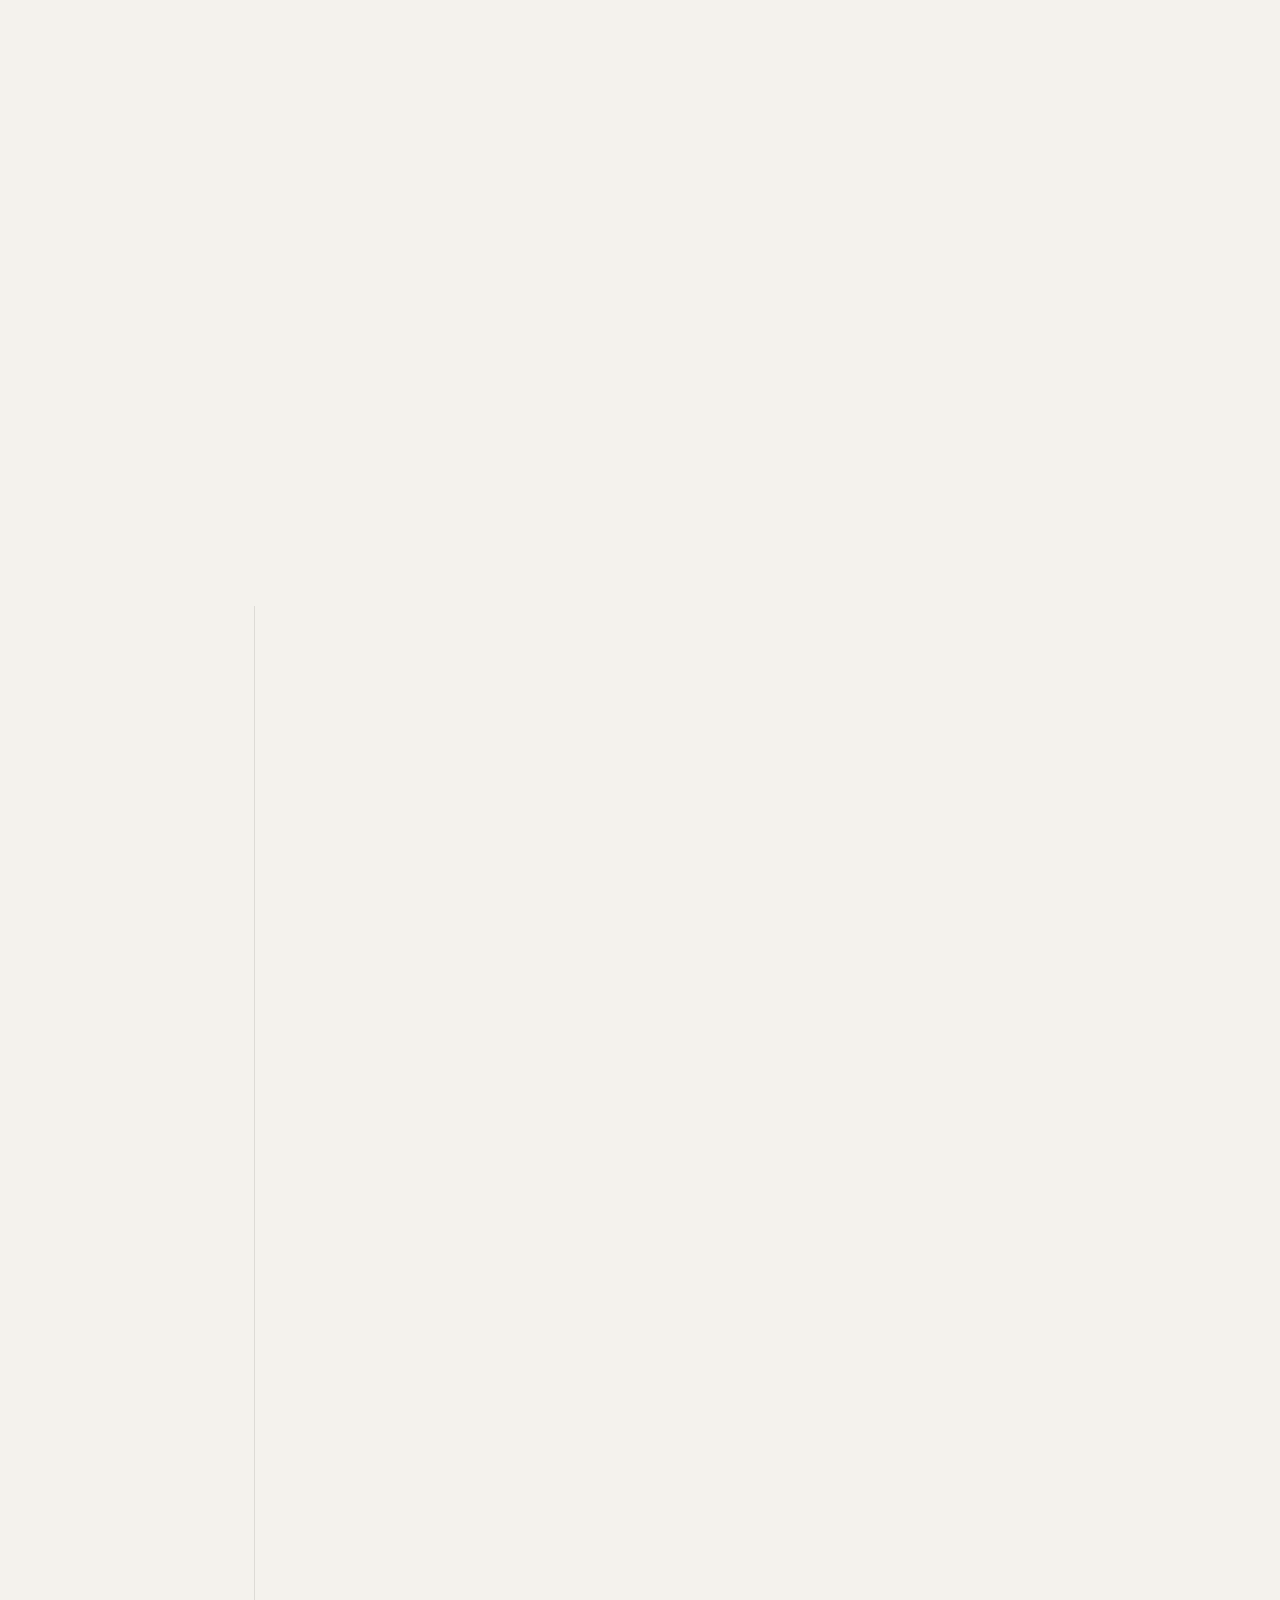
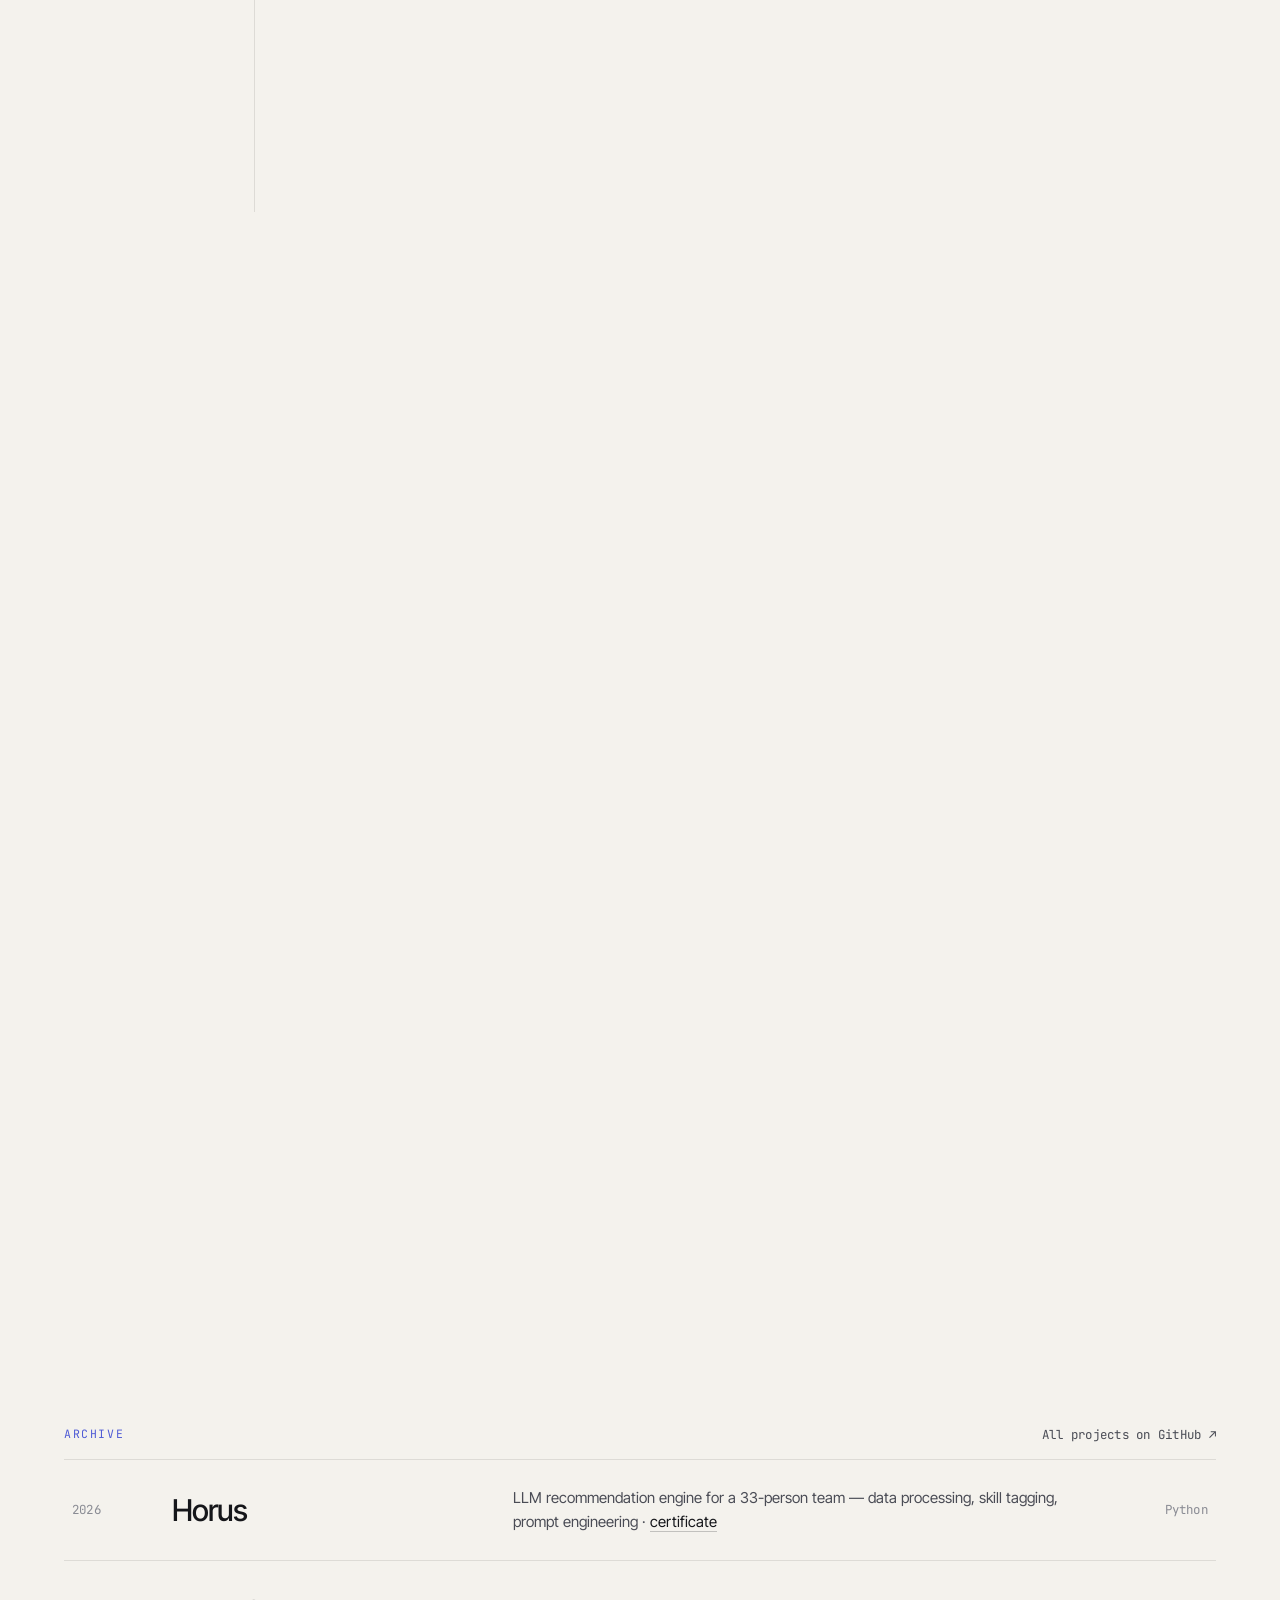
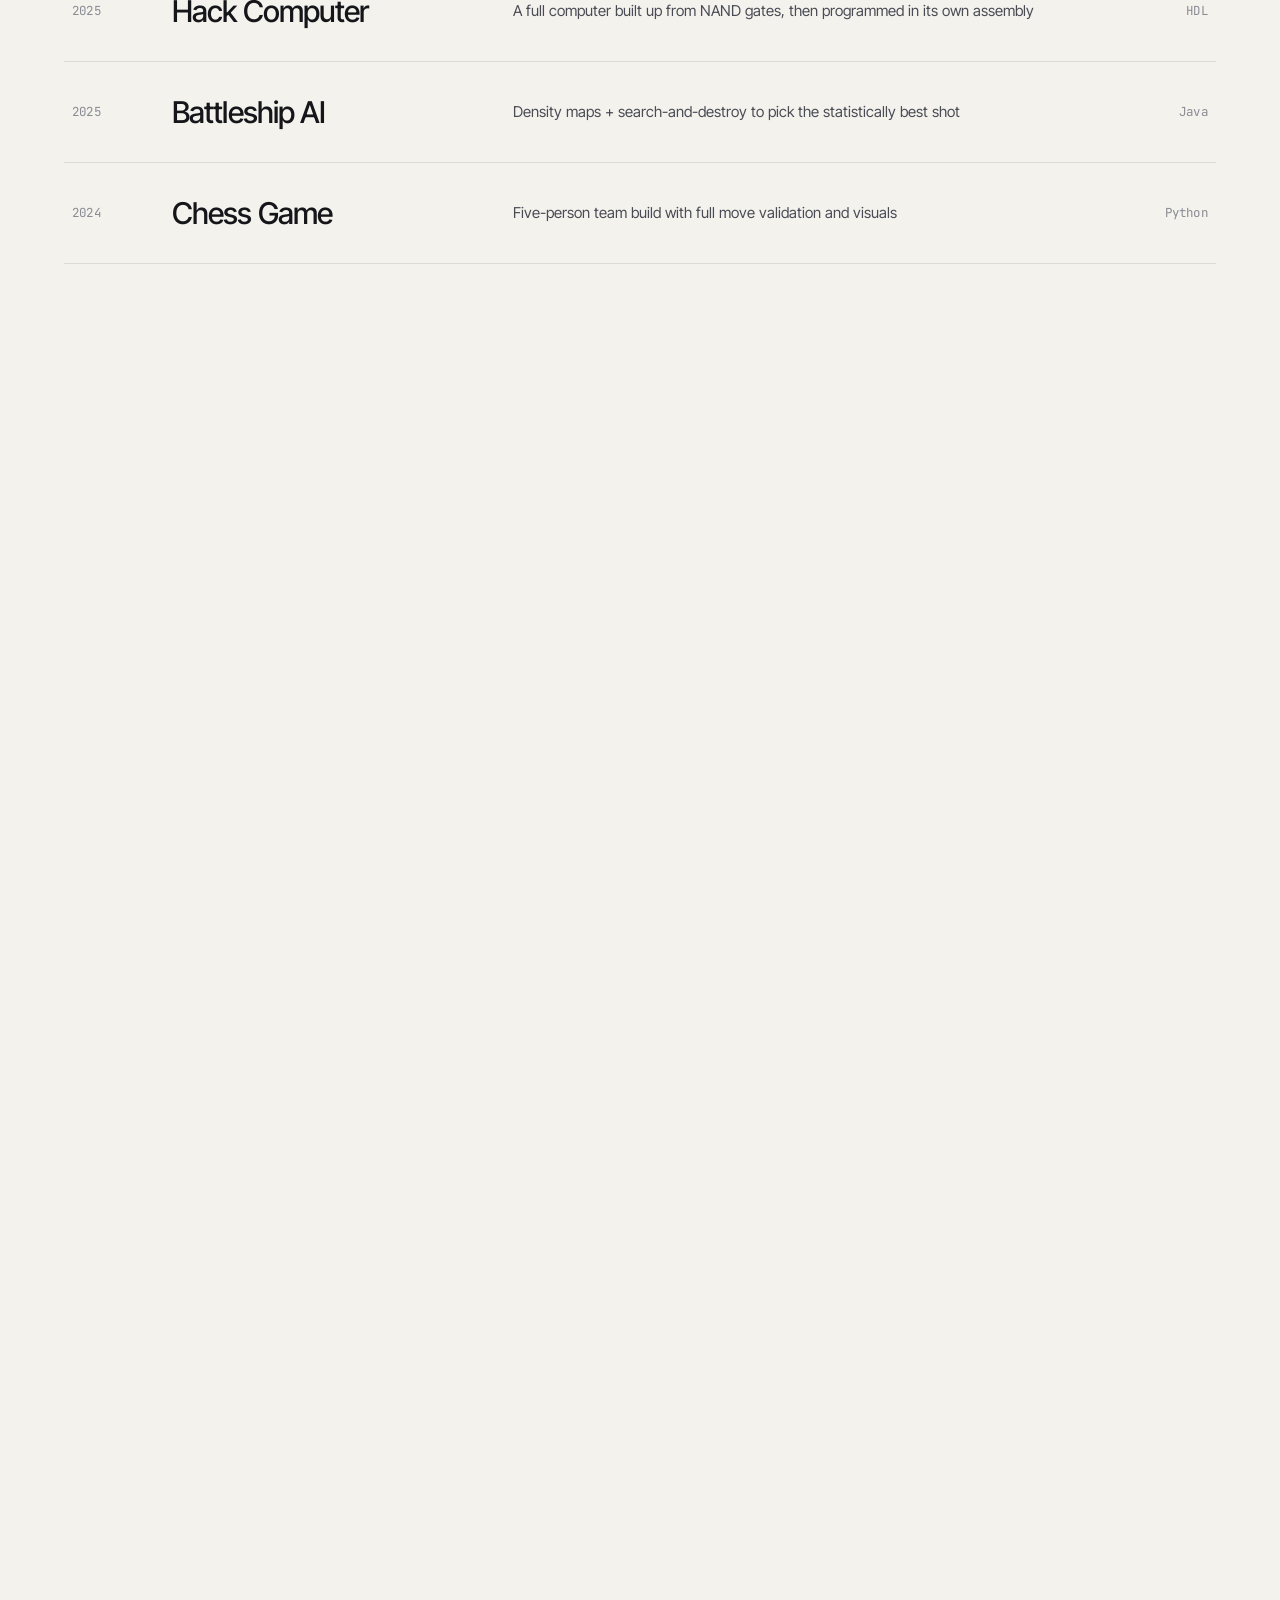
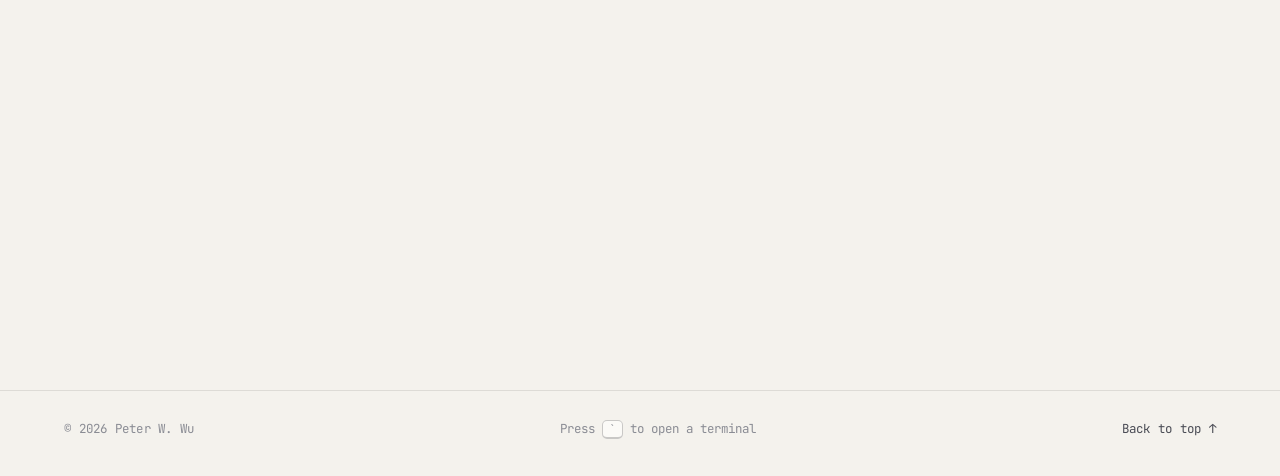
<file: projects.html>
<!DOCTYPE html>
<html lang="en">
<head>
    <meta charset="UTF-8">
    <title>Peter Wu</title>
    <meta http-equiv="refresh" content="0; url=index.html#work">
    <link rel="canonical" href="index.html#work">
</head>
<body>
    <p>This page has moved. <a href="index.html#work">Continue to Peter Wu's site →</a></p>
</body>
</html>
</file>
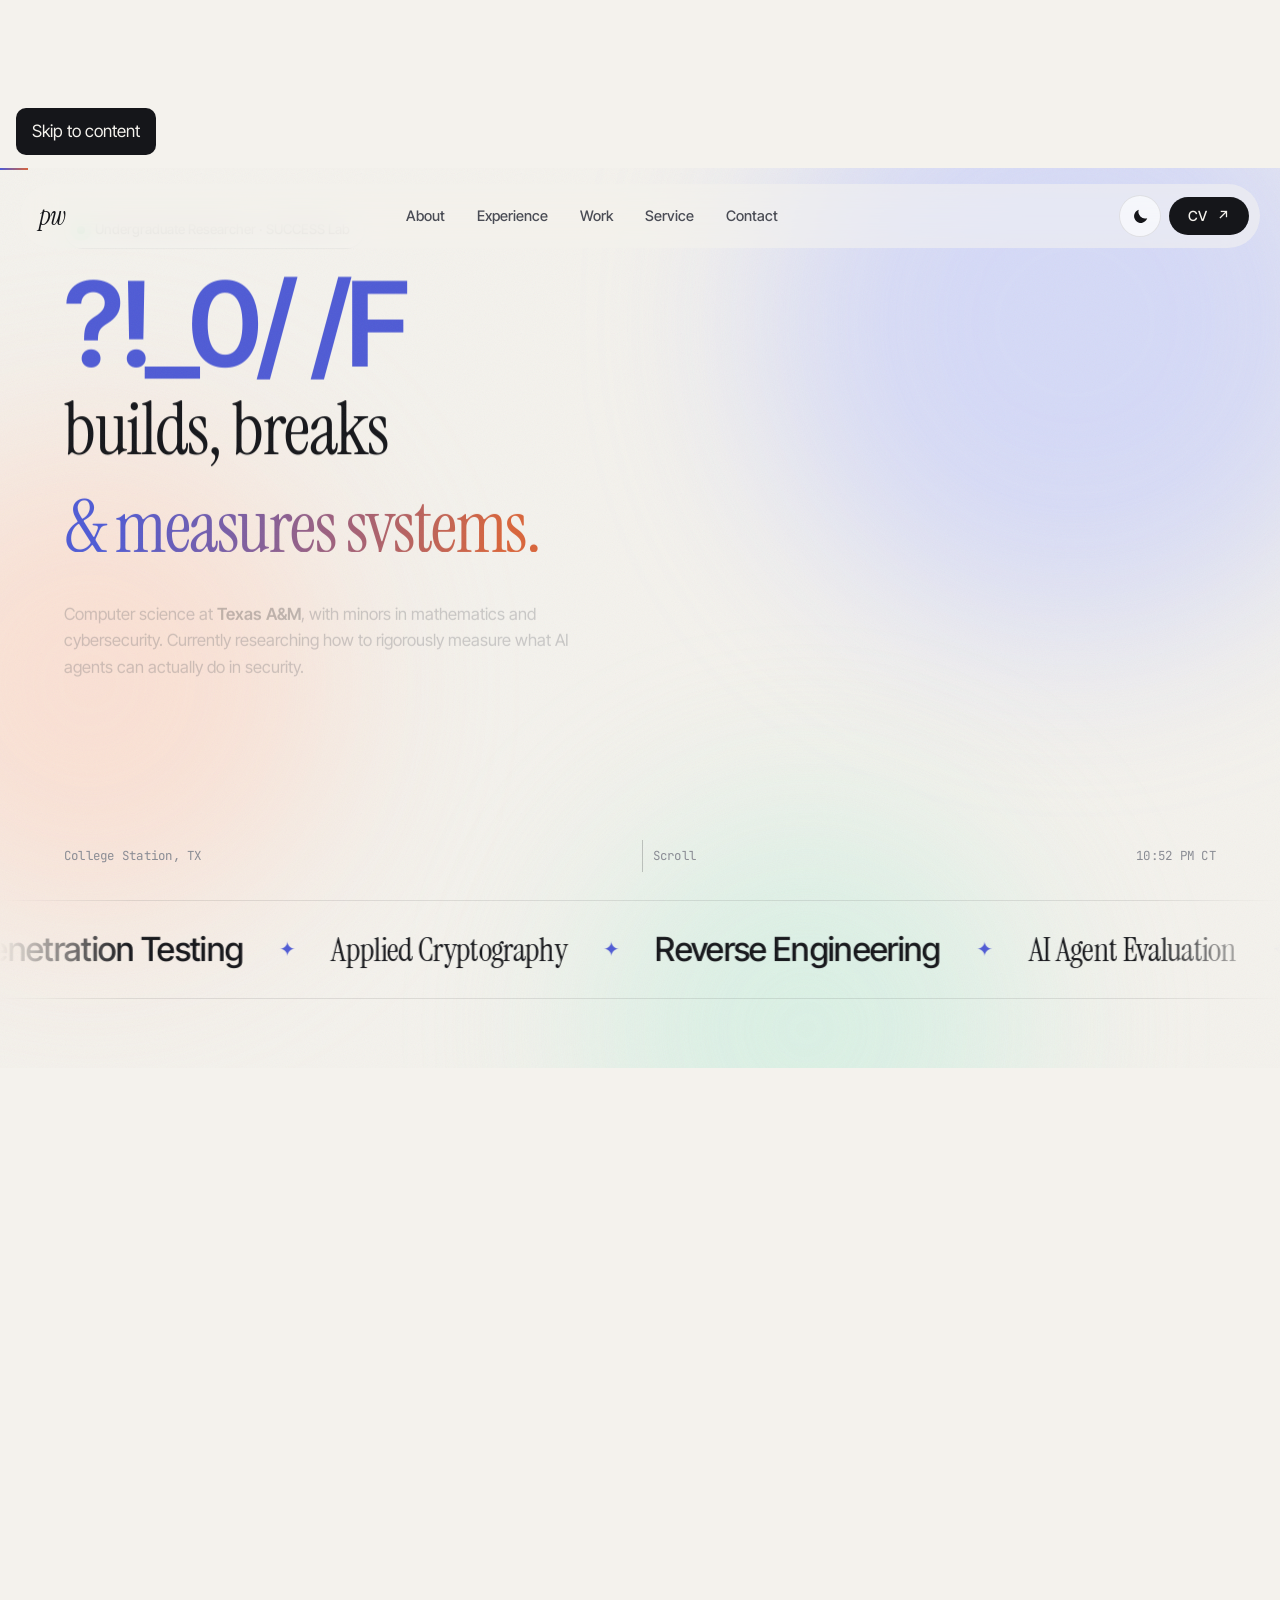
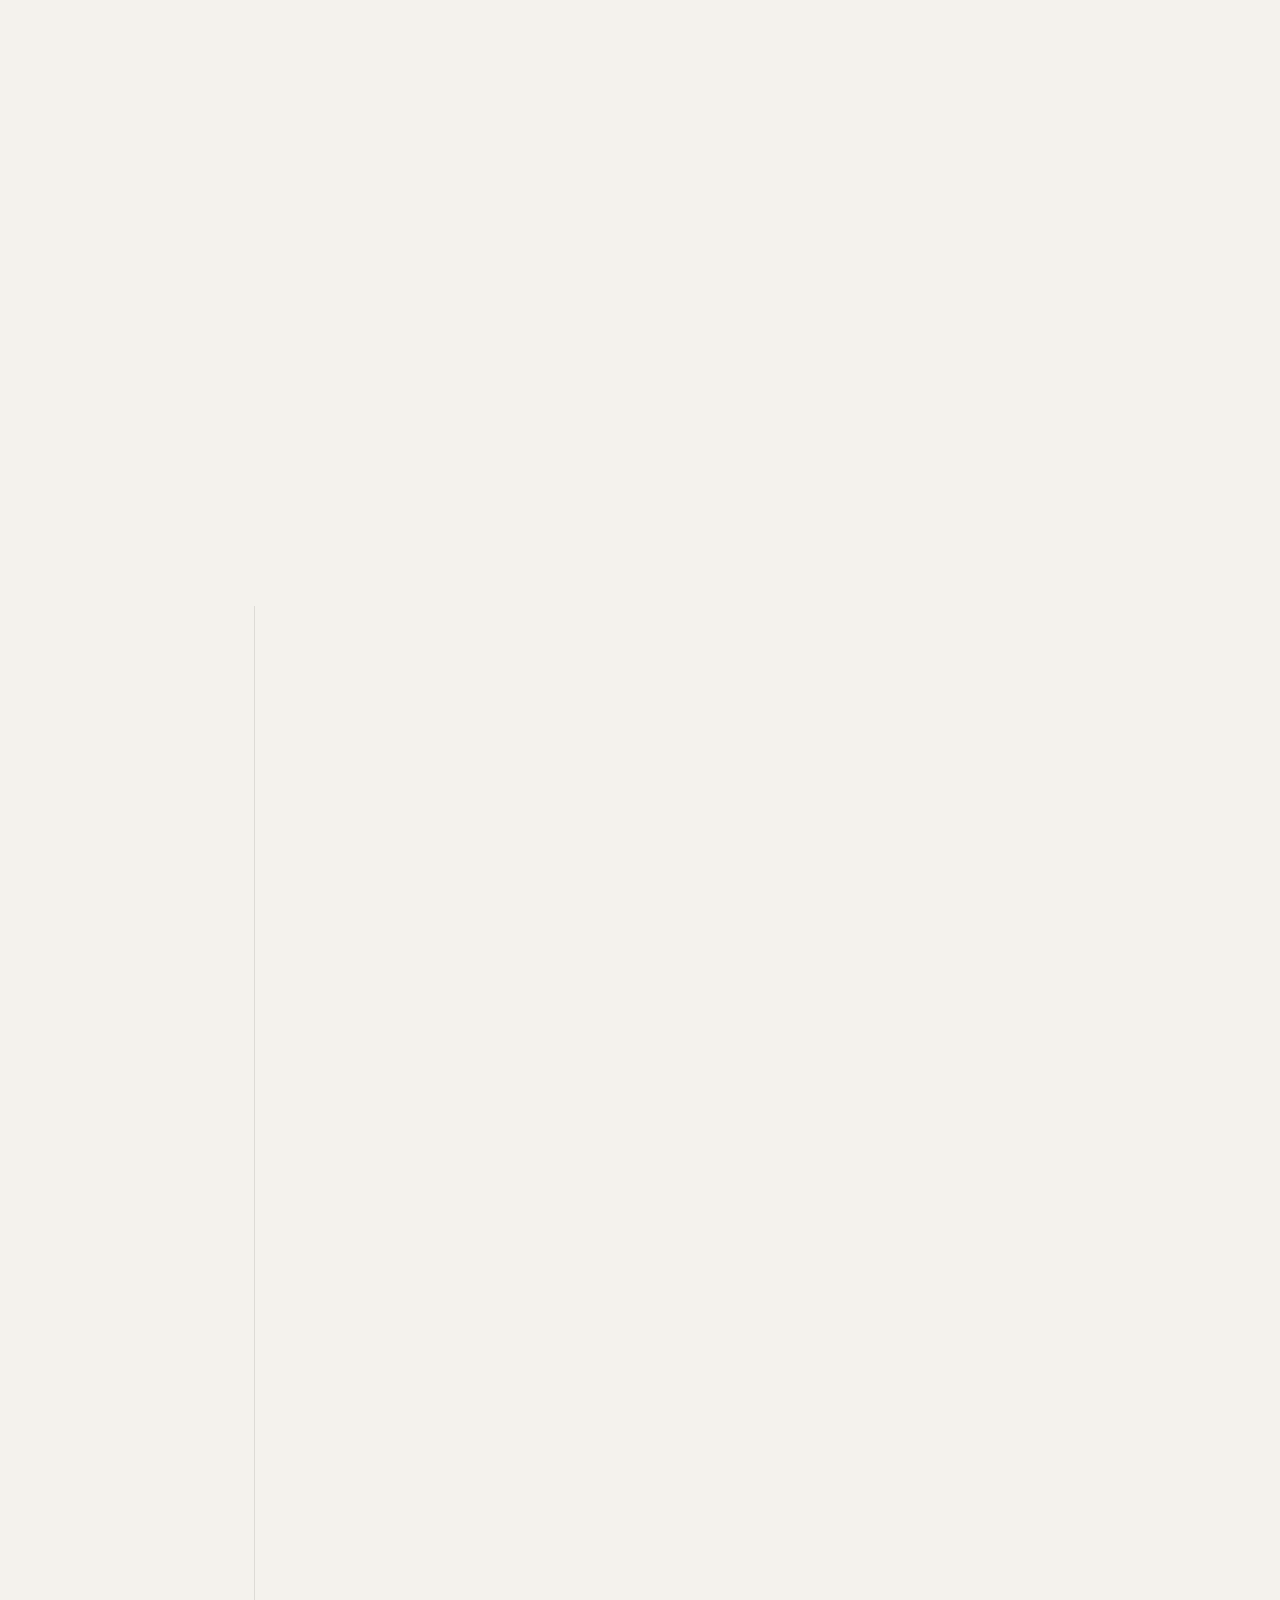
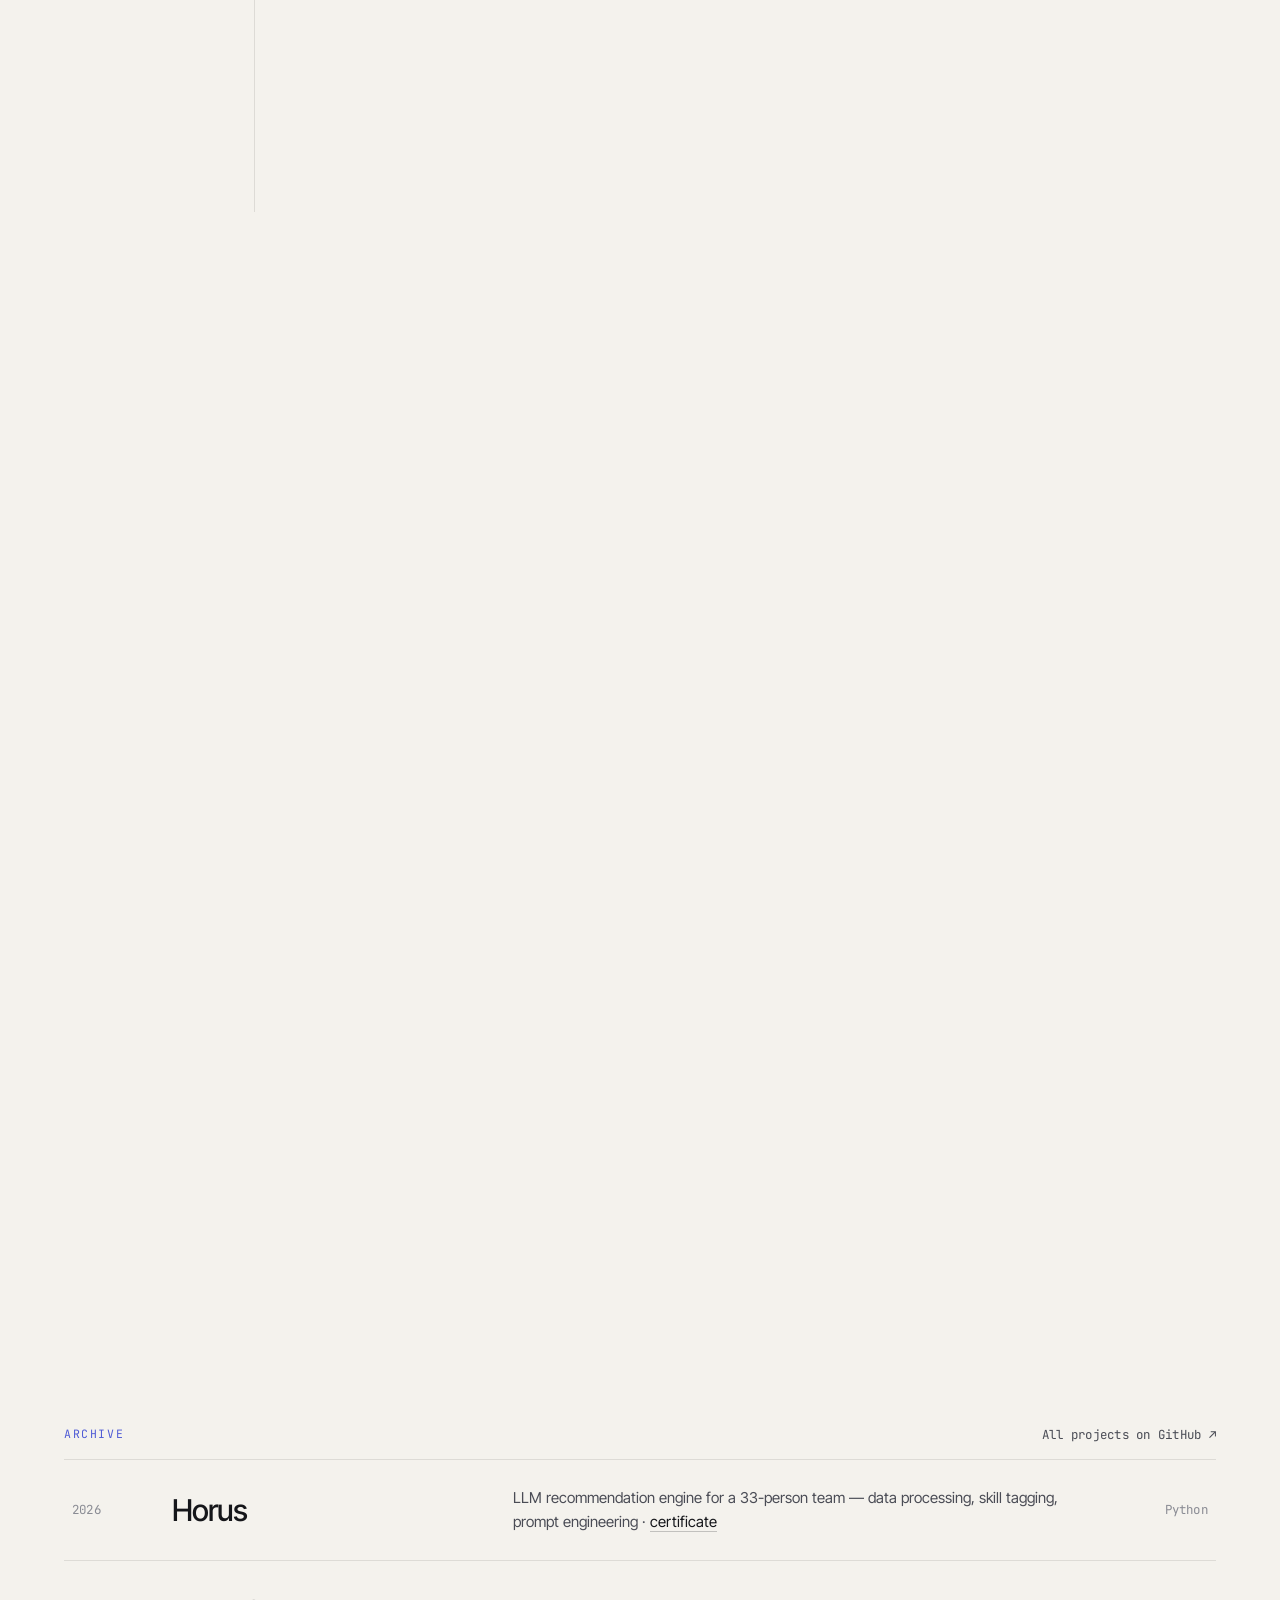
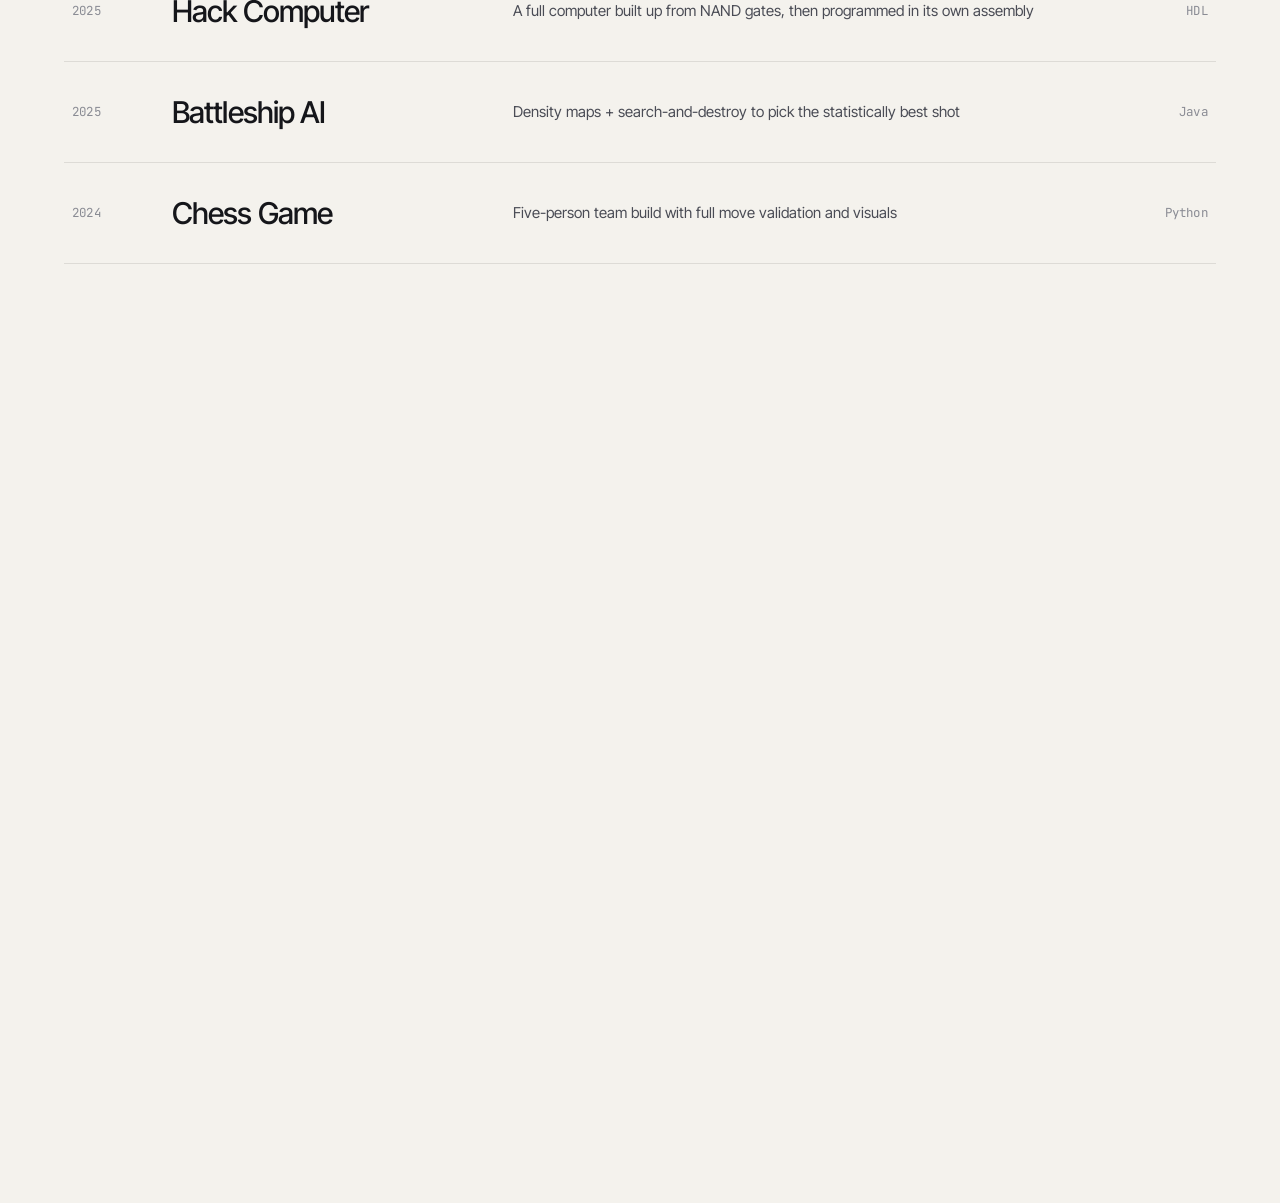
<file: qualifications.html>
<!DOCTYPE html>
<html lang="en">
<head>
    <meta charset="UTF-8">
    <title>Peter Wu</title>
    <meta http-equiv="refresh" content="0; url=index.html#about">
    <link rel="canonical" href="index.html#about">
</head>
<body>
    <p>This page has moved. <a href="index.html#about">Continue to Peter Wu's site →</a></p>
</body>
</html>
</file>
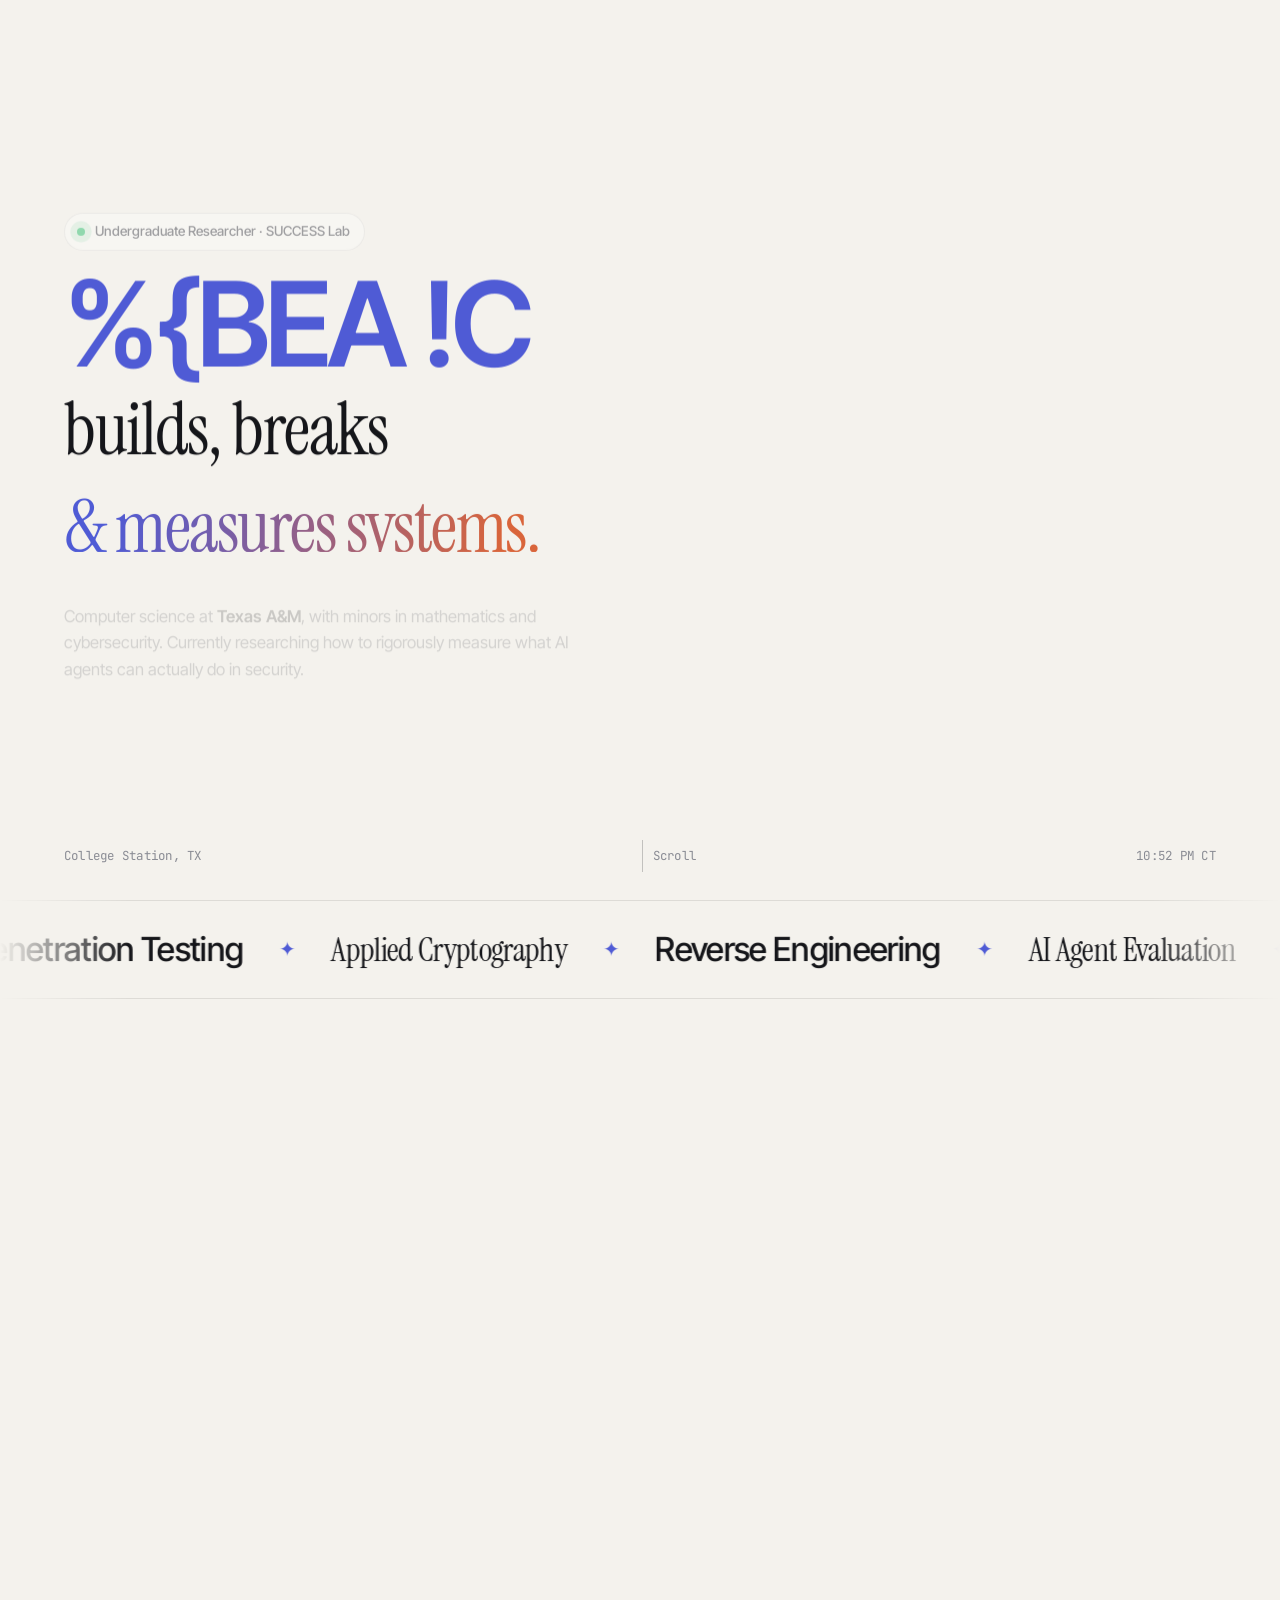
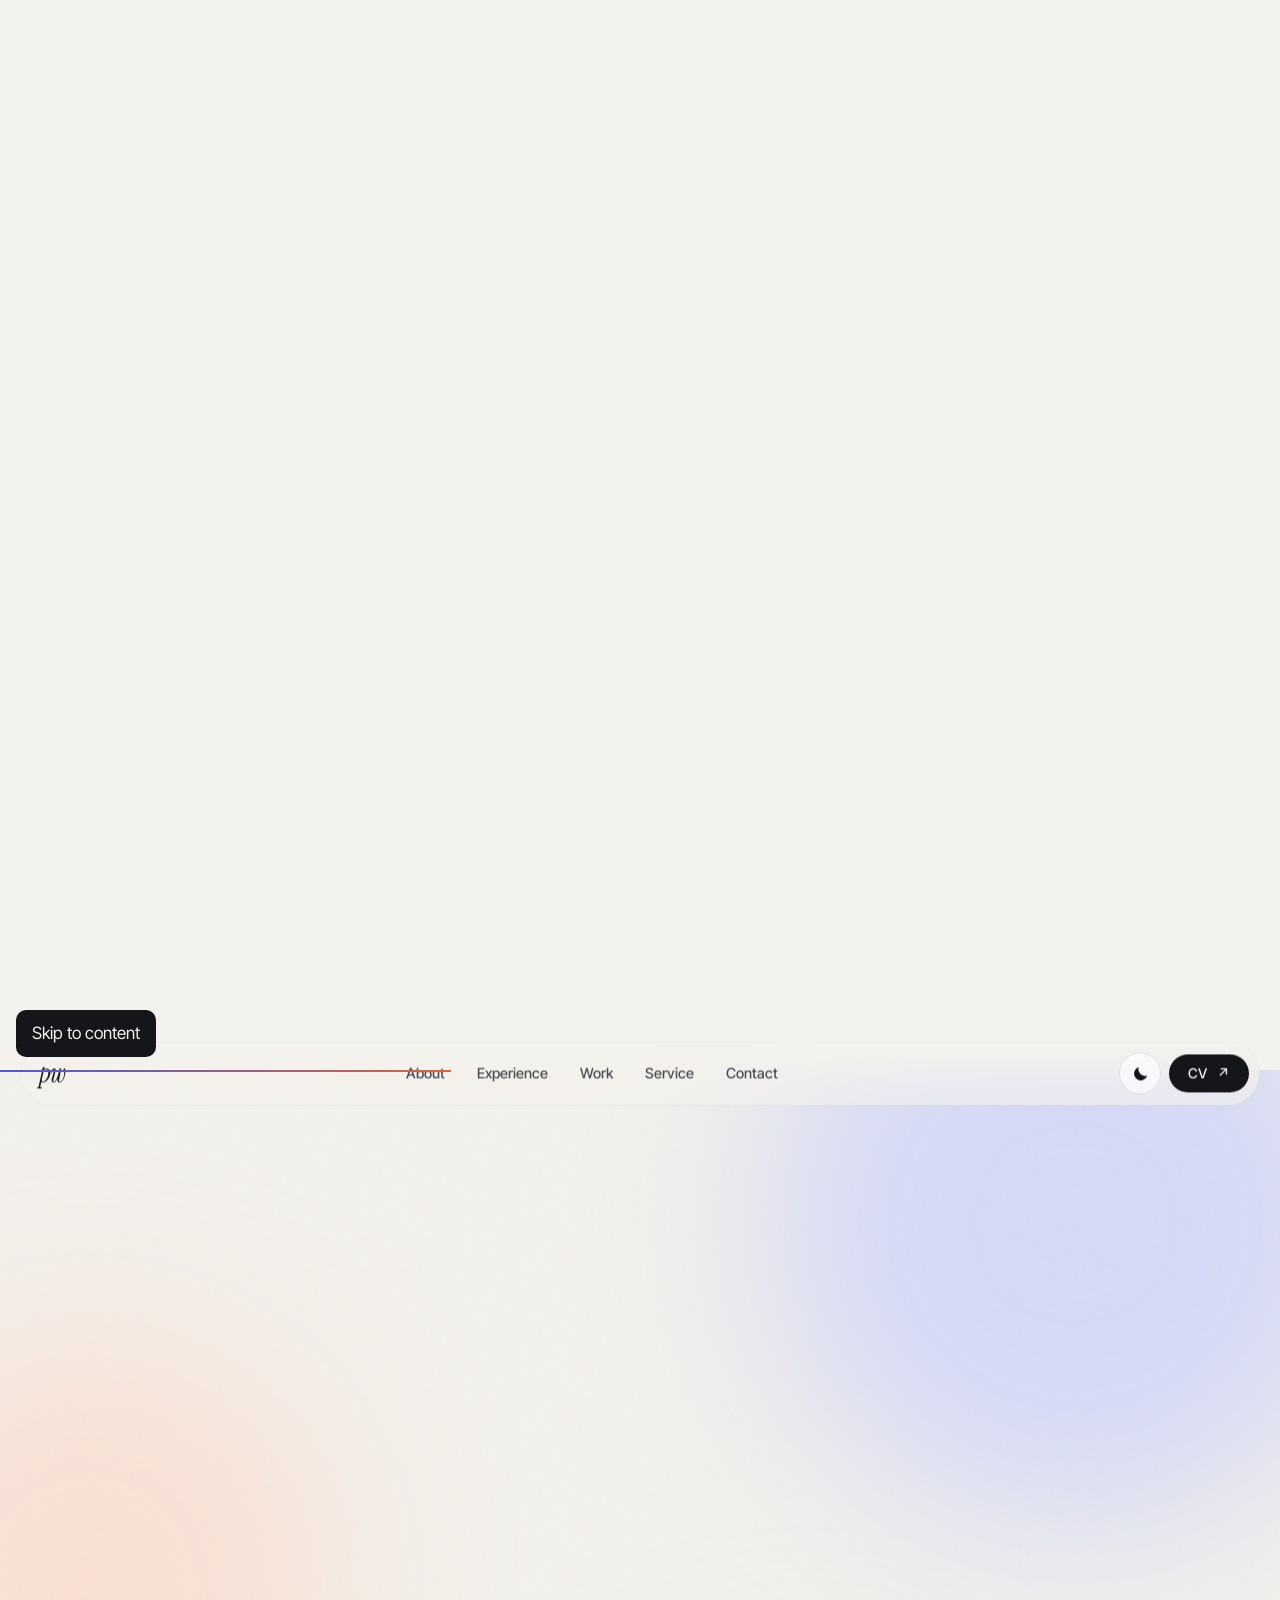
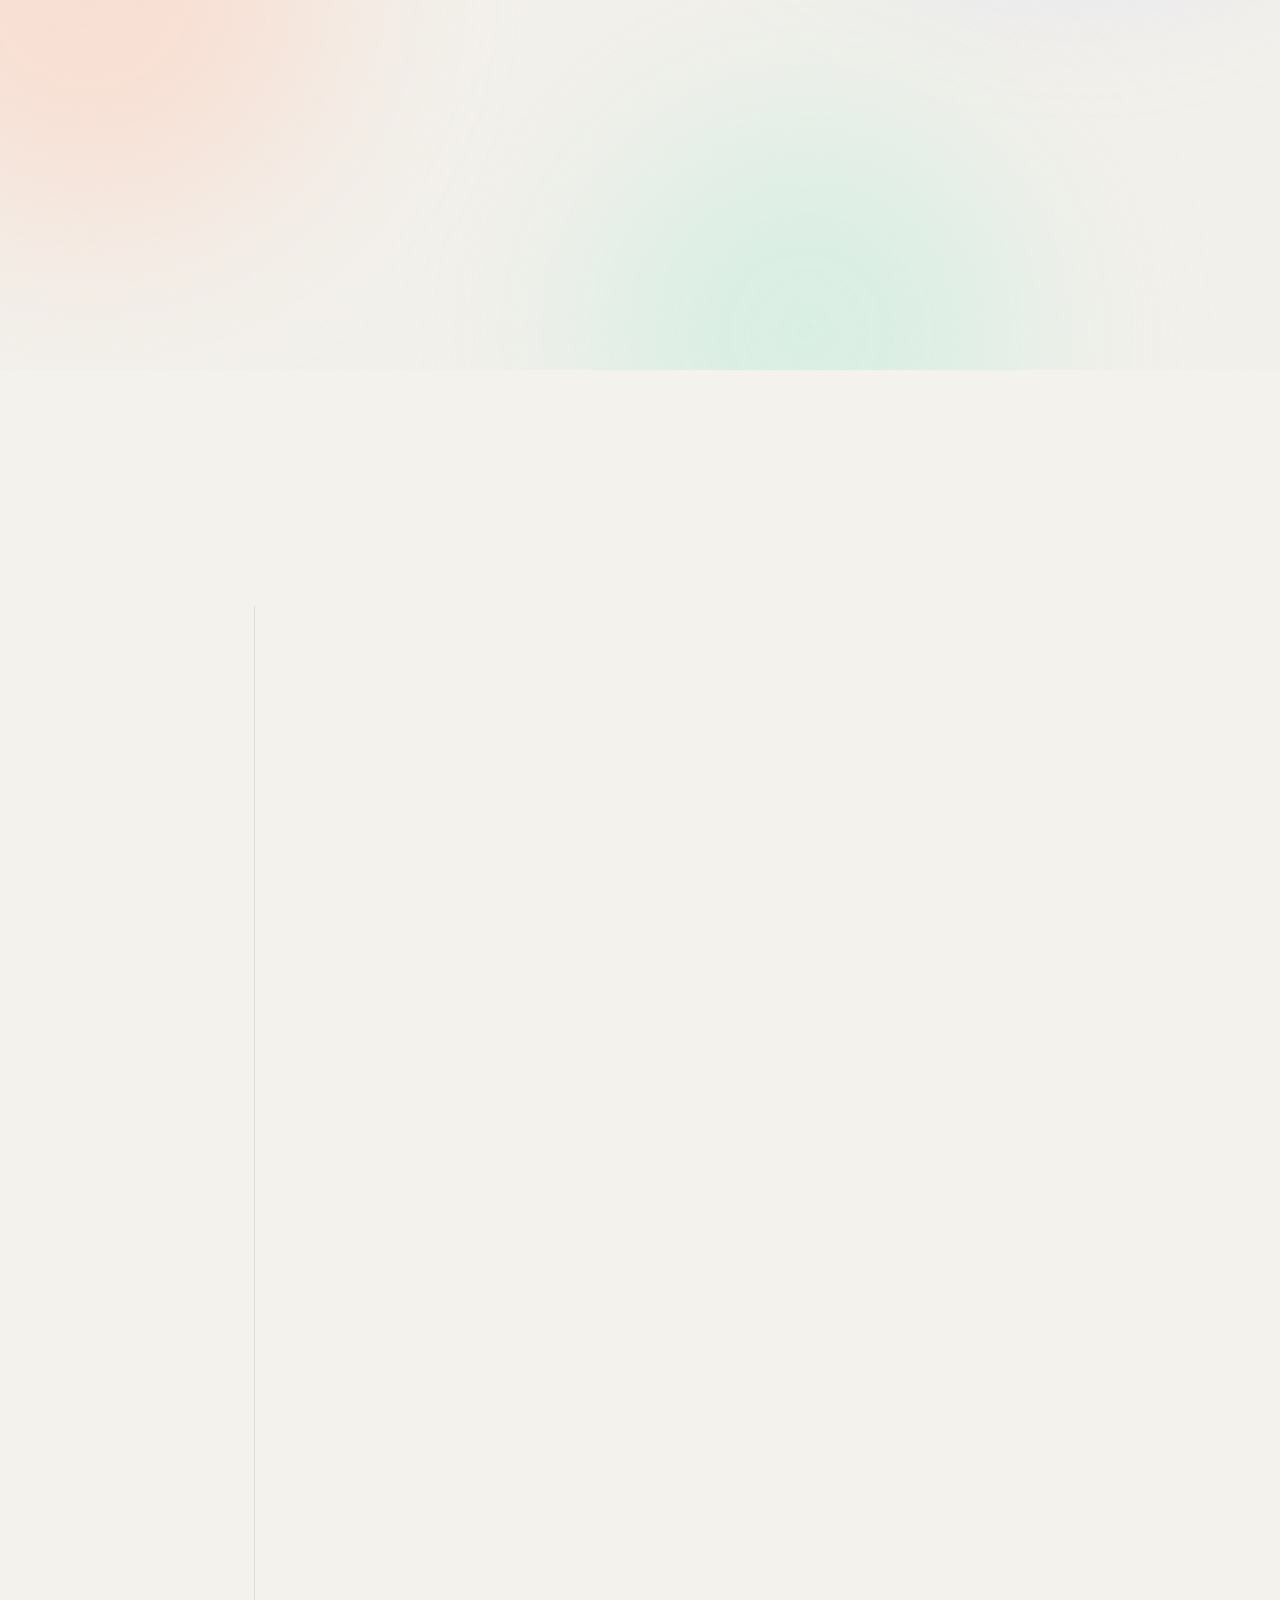
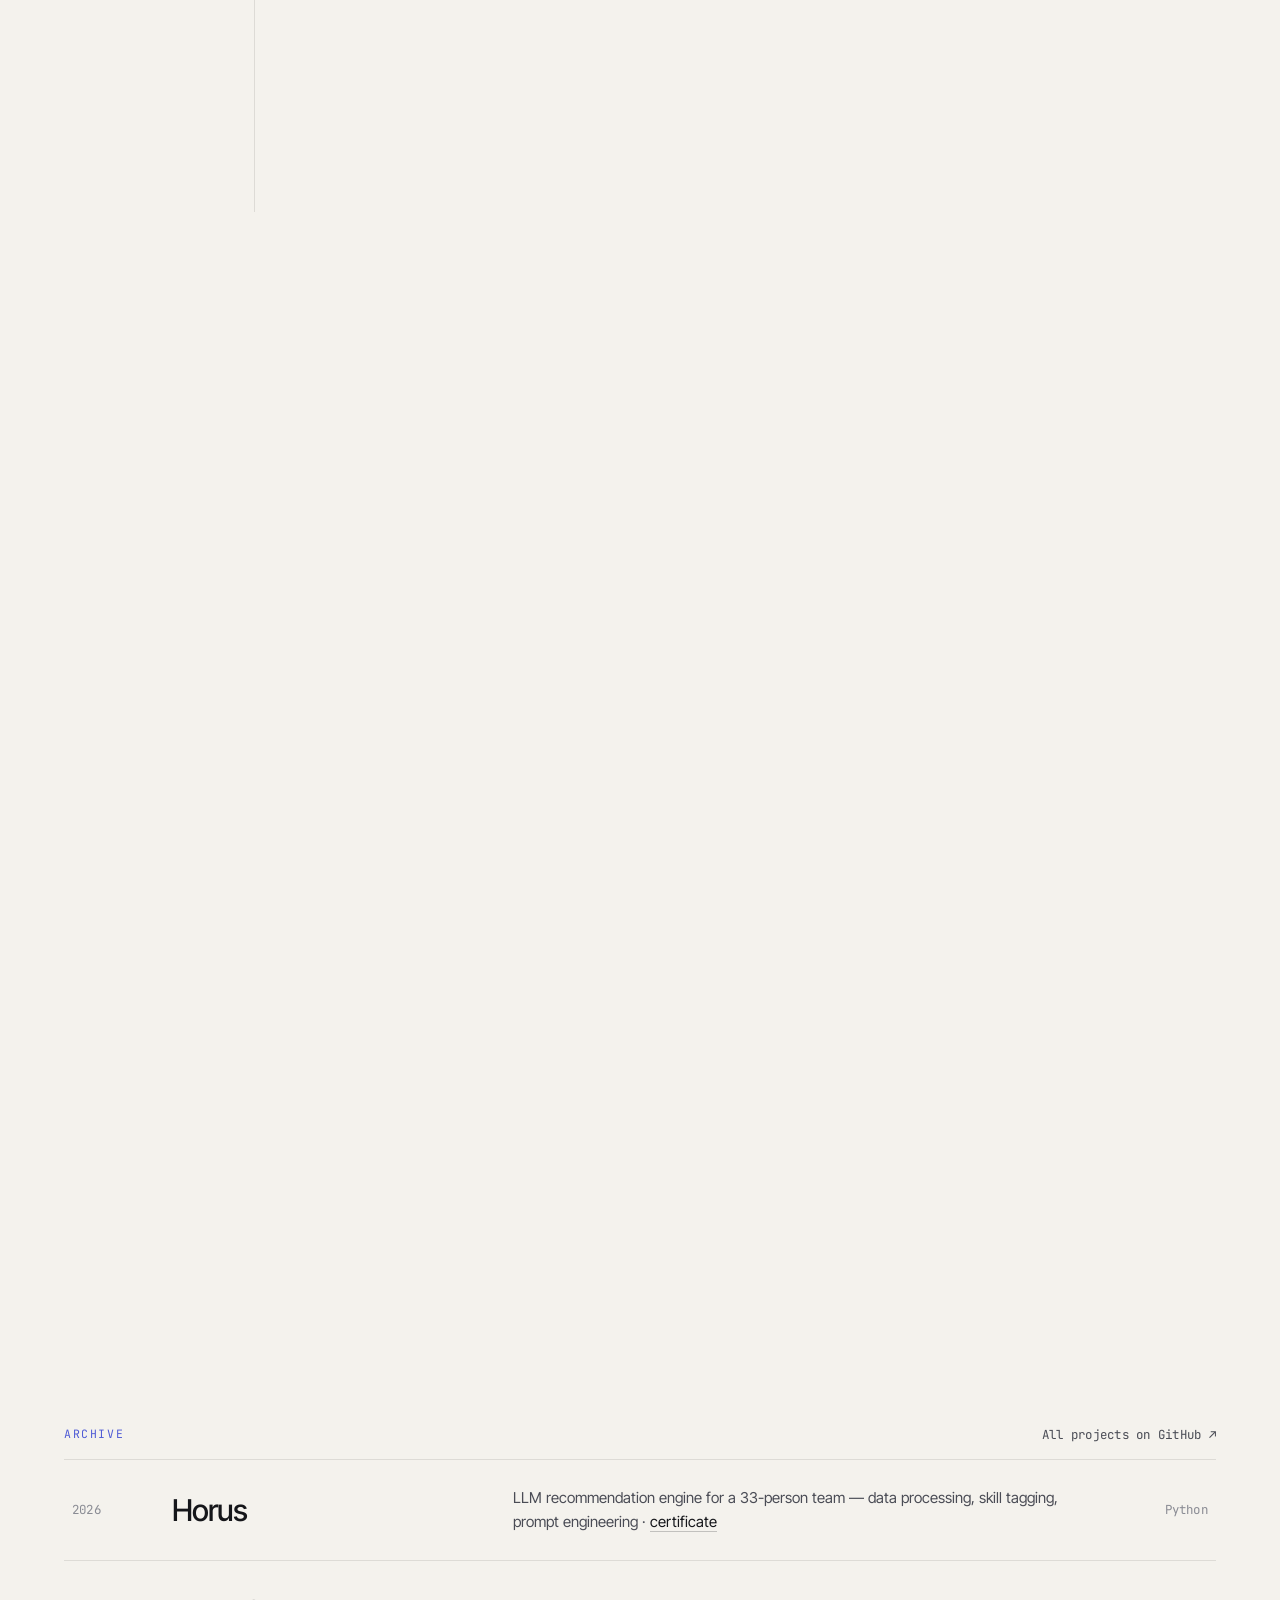
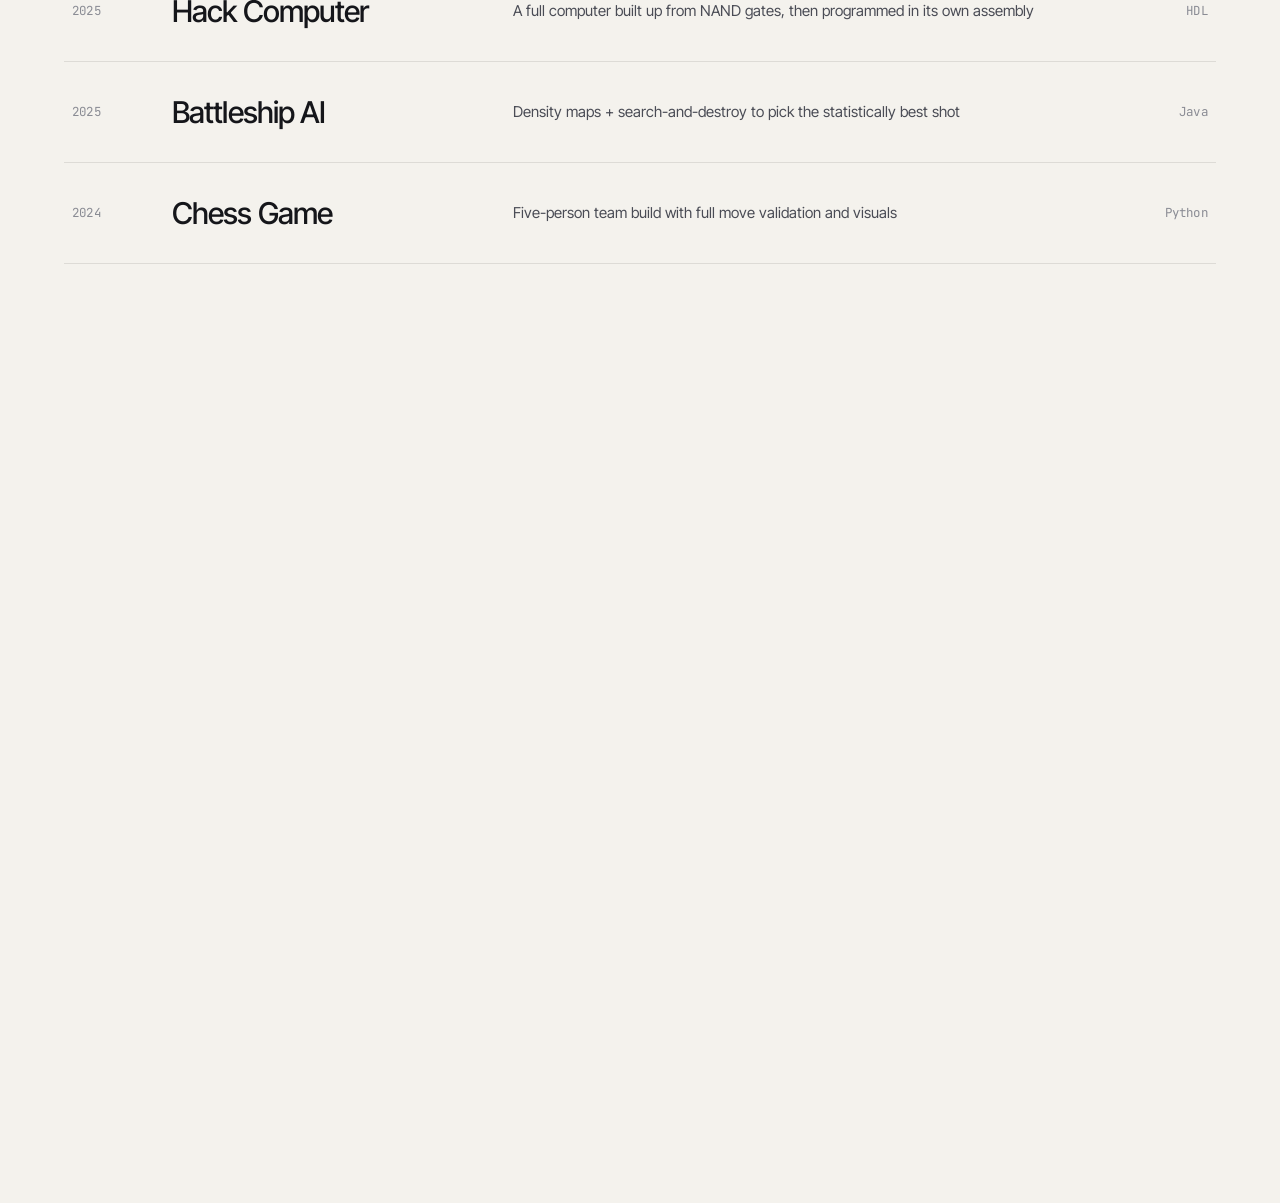
<file: service.html>
<!DOCTYPE html>
<html lang="en">
<head>
    <meta charset="UTF-8">
    <title>Peter Wu</title>
    <meta http-equiv="refresh" content="0; url=index.html#service">
    <link rel="canonical" href="index.html#service">
</head>
<body>
    <p>This page has moved. <a href="index.html#service">Continue to Peter Wu's site →</a></p>
</body>
</html>
</file>
<file: assets/css/style.css>
/* ==========================================================================
   Tokens
   ========================================================================== */
:root {
    --bg: #f4f2ed;
    --bg-2: #ebe8e1;
    --surface: rgba(255, 255, 255, 0.62);
    --surface-solid: #fbfaf7;
    --surface-hover: rgba(255, 255, 255, 0.9);
    --ink: #15161a;
    --ink-2: #4a4c55;
    --ink-3: #8a8c94;
    --line: rgba(21, 22, 26, 0.10);
    --line-strong: rgba(21, 22, 26, 0.22);
    --accent: #4f5bd5;
    --accent-2: #d9653b;
    --accent-soft: rgba(79, 91, 213, 0.10);
    --on-accent: #ffffff;
    --glow-1: #bcc6ff;
    --glow-2: #ffd3c0;
    --glow-3: #c6efdf;
    --blob-opacity: 0.55;
    --dot: rgba(21, 22, 26, 0.22);
    --shadow: 0 1px 2px rgba(21, 22, 26, 0.04), 0 12px 40px -12px rgba(21, 22, 26, 0.12);
    --shadow-lg: 0 2px 4px rgba(21, 22, 26, 0.04), 0 30px 80px -20px rgba(21, 22, 26, 0.22);
    --spot: rgba(79, 91, 213, 0.10);
    --grain-opacity: 0.05;
    --t-core: #4f5bd5;
    --t-systems: #1f8f7e;
    --t-security: #d9653b;
    --t-math: #a8741a;

    --font-sans: "Inter Tight", ui-sans-serif, system-ui, -apple-system, "Segoe UI", sans-serif;
    --font-serif: "Instrument Serif", ui-serif, Georgia, serif;
    --font-mono: "JetBrains Mono", ui-monospace, SFMono-Regular, Menlo, monospace;

    --radius: 20px;
    --radius-sm: 12px;
    --gutter: clamp(16px, 5vw, 72px);
    --max: 1240px;
    --ease: cubic-bezier(0.22, 1, 0.36, 1);
    --ease-in-out: cubic-bezier(0.7, 0, 0.3, 1);
    color-scheme: light;
}

:root[data-theme="dark"] {
    --bg: #0b0c0f;
    --bg-2: #111217;
    --surface: rgba(255, 255, 255, 0.035);
    --surface-solid: #14151b;
    --surface-hover: rgba(255, 255, 255, 0.06);
    --ink: #ecebe6;
    --ink-2: #a8aab2;
    --ink-3: #6b6e77;
    --line: rgba(255, 255, 255, 0.08);
    --line-strong: rgba(255, 255, 255, 0.18);
    --accent: #929dff;
    --accent-2: #ff9e78;
    --accent-soft: rgba(146, 157, 255, 0.12);
    --on-accent: #0b0c0f;
    --glow-1: #2b3280;
    --glow-2: #5c2a1b;
    --glow-3: #0f4034;
    --blob-opacity: 0.45;
    --dot: rgba(255, 255, 255, 0.20);
    --shadow: 0 1px 2px rgba(0, 0, 0, 0.3), 0 12px 40px -12px rgba(0, 0, 0, 0.6);
    --shadow-lg: 0 2px 4px rgba(0, 0, 0, 0.3), 0 30px 80px -20px rgba(0, 0, 0, 0.8);
    --spot: rgba(146, 157, 255, 0.12);
    --grain-opacity: 0.07;
    --t-core: #929dff;
    --t-systems: #5fd1bd;
    --t-security: #ff9e78;
    --t-math: #e6bc62;
    color-scheme: dark;
}

/* ==========================================================================
   Base
   ========================================================================== */
*, *::before, *::after { box-sizing: border-box; }

html {
    scroll-behavior: smooth;
    -webkit-text-size-adjust: 100%;
}

body {
    margin: 0;
    background: var(--bg);
    color: var(--ink);
    font-family: var(--font-sans);
    font-size: 17px;
    line-height: 1.6;
    -webkit-font-smoothing: antialiased;
    overflow-x: hidden;
    transition: background-color 0.4s var(--ease), color 0.4s var(--ease);
}

::selection { background: var(--accent); color: var(--on-accent); }

a { color: inherit; }
img { max-width: 100%; display: block; }
em { font-family: var(--font-serif); font-style: normal; font-weight: 400; }
strong { font-weight: 600; }
.mono { font-family: var(--font-mono); font-size: 0.78rem; letter-spacing: 0.02em; }
.muted { color: var(--ink-3); }

.skip-link {
    position: fixed; left: 16px; top: -60px; z-index: 200;
    background: var(--ink); color: var(--bg); padding: 10px 16px; border-radius: 10px;
    text-decoration: none; transition: top 0.2s;
}
.skip-link:focus { top: 16px; }

:focus-visible { outline: 2px solid var(--accent); outline-offset: 3px; border-radius: 6px; }

/* ==========================================================================
   Ambient layers
   ========================================================================== */
.aurora {
    position: fixed; inset: 0; z-index: -3; overflow: hidden; pointer-events: none;
}
.blob {
    position: absolute; border-radius: 50%;
    filter: blur(90px); opacity: var(--blob-opacity);
    transition: background-color 0.6s var(--ease), opacity 0.6s var(--ease);
    will-change: transform;
}
.b1 { width: 48vw; height: 48vw; background: var(--glow-1); top: -12vw; right: -8vw; animation: drift1 26s ease-in-out infinite alternate; }
.b2 { width: 38vw; height: 38vw; background: var(--glow-2); top: 30vh; left: -12vw; animation: drift2 32s ease-in-out infinite alternate; }
.b3 { width: 34vw; height: 34vw; background: var(--glow-3); bottom: -14vw; right: 20vw; animation: drift3 28s ease-in-out infinite alternate; }

@keyframes drift1 { to { transform: translate(-14vw, 18vh) scale(1.15); } }
@keyframes drift2 { to { transform: translate(18vw, -10vh) scale(0.9); } }
@keyframes drift3 { to { transform: translate(-10vw, -24vh) scale(1.2); } }

.grain {
    position: fixed; inset: 0; z-index: 100; pointer-events: none;
    opacity: var(--grain-opacity);
    background-image: url("data:image/svg+xml,%3Csvg xmlns='http://www.w3.org/2000/svg' width='160' height='160'%3E%3Cfilter id='n'%3E%3CfeTurbulence type='fractalNoise' baseFrequency='0.9' numOctaves='3' stitchTiles='stitch'/%3E%3C/filter%3E%3Crect width='100%25' height='100%25' filter='url(%23n)'/%3E%3C/svg%3E");
}
.scroll-progress {
    position: fixed; top: 0; left: 0; height: 2px; width: 100%; z-index: 120;
    background: linear-gradient(90deg, var(--accent), var(--accent-2));
    transform-origin: 0 50%; transform: scaleX(var(--progress, 0));
}

/* ==========================================================================
   Navigation
   ========================================================================== */
.nav {
    position: fixed; top: 16px; left: 50%; z-index: 110;
    transform: translateX(-50%);
    width: min(var(--max), calc(100% - 32px));
    display: flex; align-items: center; justify-content: space-between; gap: 16px;
    padding: 10px 10px 10px 18px;
    border-radius: 999px;
    background: color-mix(in srgb, var(--bg) 60%, transparent);
    border: 1px solid transparent;
    -webkit-backdrop-filter: blur(16px) saturate(1.4);
            backdrop-filter: blur(16px) saturate(1.4);
    transition: border-color 0.4s, box-shadow 0.4s, transform 0.5s var(--ease), background-color 0.4s;
}
.nav.scrolled { border-color: var(--line); box-shadow: var(--shadow); }
.nav.hidden { transform: translate(-50%, calc(-100% - 24px)); }

.nav-logo { text-decoration: none; display: flex; align-items: center; }
.logo-mark {
    font-family: var(--font-serif); font-style: italic; font-size: 26px; line-height: 1;
    letter-spacing: -0.02em; display: inline-block;
    transition: transform 0.6s var(--ease);
}
.nav-logo:hover .logo-mark { transform: rotate(-8deg) scale(1.08); }

.nav-links { position: relative; display: flex; gap: 4px; }
.nav-links a {
    position: relative; z-index: 1;
    text-decoration: none; font-size: 14.5px; font-weight: 500; color: var(--ink-2);
    padding: 8px 14px; border-radius: 999px; transition: color 0.3s;
}
.nav-links a:hover, .nav-links a.active { color: var(--ink); }
.nav-indicator {
    position: absolute; top: 0; left: 0; height: 100%; border-radius: 999px;
    background: var(--surface-hover); border: 1px solid var(--line);
    opacity: 0; transition: transform 0.5s var(--ease), width 0.5s var(--ease), opacity 0.3s;
}

.nav-actions { display: flex; align-items: center; gap: 8px; }

.theme-toggle {
    width: 42px; height: 42px; border-radius: 50%;
    border: 1px solid var(--line); background: var(--surface);
    color: var(--ink); cursor: pointer; display: grid; place-items: center; padding: 0;
    position: relative; overflow: hidden;
}
.theme-toggle svg {
    width: 19px; height: 19px; position: absolute;
    fill: none; stroke: currentColor; stroke-width: 1.8; stroke-linecap: round; stroke-linejoin: round;
    transition: transform 0.6s var(--ease), opacity 0.4s;
}
.icon-sun circle { fill: currentColor; stroke: none; }
.icon-moon path { fill: currentColor; stroke: none; }
:root[data-theme="light"] .icon-sun { transform: rotate(90deg) scale(0.4); opacity: 0; }
:root[data-theme="light"] .icon-moon { transform: rotate(0) scale(1); opacity: 1; }
:root[data-theme="dark"] .icon-moon { transform: rotate(-90deg) scale(0.4); opacity: 0; }
:root[data-theme="dark"] .icon-sun { transform: rotate(0) scale(1); opacity: 1; }
.theme-toggle:hover .rays { transform-origin: 12px 12px; animation: spin 4s linear infinite; }
@keyframes spin { to { transform: rotate(360deg); } }

.menu-toggle {
    display: none; width: 42px; height: 42px; border-radius: 50%;
    border: 1px solid var(--line); background: var(--surface); cursor: pointer;
    position: relative; padding: 0;
}
.menu-toggle span {
    position: absolute; left: 13px; right: 13px; height: 1.5px; background: var(--ink);
    transition: transform 0.4s var(--ease), top 0.4s var(--ease);
}
.menu-toggle span:first-child { top: 17px; }
.menu-toggle span:last-child { top: 23px; }
.menu-open .menu-toggle span:first-child { top: 20px; transform: rotate(45deg); }
.menu-open .menu-toggle span:last-child { top: 20px; transform: rotate(-45deg); }

.mobile-menu {
    position: fixed; inset: 0; z-index: 105;
    background: var(--bg);
    display: flex; flex-direction: column; justify-content: center; gap: 4px;
    padding: 0 var(--gutter);
    clip-path: circle(0 at calc(100% - 44px) 40px);
    transition: clip-path 0.7s var(--ease-in-out);
    visibility: hidden;
}
.menu-open .mobile-menu { clip-path: circle(150% at calc(100% - 44px) 40px); visibility: visible; }
.mobile-menu a {
    font-size: clamp(40px, 11vw, 64px); line-height: 1.15; text-decoration: none;
    letter-spacing: -0.03em; font-weight: 500;
    display: flex; align-items: baseline; gap: 14px;
    opacity: 0; transform: translateY(24px);
    transition: opacity 0.5s var(--ease), transform 0.5s var(--ease), color 0.3s;
}
.mobile-menu a span { font-family: var(--font-mono); font-size: 13px; color: var(--ink-3); }
.mobile-menu a:hover { color: var(--accent); }
.menu-open .mobile-menu a { opacity: 1; transform: none; }
.menu-open .mobile-menu a:nth-child(1) { transition-delay: 0.15s; }
.menu-open .mobile-menu a:nth-child(2) { transition-delay: 0.2s; }
.menu-open .mobile-menu a:nth-child(3) { transition-delay: 0.25s; }
.menu-open .mobile-menu a:nth-child(4) { transition-delay: 0.3s; }
.menu-open .mobile-menu a:nth-child(5) { transition-delay: 0.35s; }

/* ==========================================================================
   Buttons & links
   ========================================================================== */
.btn {
    display: inline-flex; align-items: center; gap: 10px;
    padding: 14px 24px; border-radius: 999px;
    font: 500 15px/1 var(--font-sans); text-decoration: none; cursor: pointer;
    border: 1px solid transparent; position: relative; overflow: hidden; isolation: isolate;
    transition: background-color 0.3s, color 0.3s, border-color 0.3s, box-shadow 0.3s;
}
.btn .arrow { display: inline-block; transition: transform 0.4s var(--ease); }
.btn:hover .arrow { transform: translateX(4px); }
.btn-small { padding: 11px 18px; font-size: 14px; background: var(--ink); color: var(--bg); }
.btn-small:hover .arrow { transform: translate(2px, -2px); }
.btn-primary { background: var(--ink); color: var(--bg); box-shadow: var(--shadow); }
.btn-primary::before {
    content: ""; position: absolute; inset: 0; z-index: -1;
    background: linear-gradient(110deg, var(--accent), var(--accent-2));
    opacity: 0; transition: opacity 0.4s var(--ease);
}
.btn-primary:hover { color: var(--on-accent); }
.btn-primary:hover::before { opacity: 1; }
.btn-ghost { border-color: var(--line-strong); color: var(--ink); background: var(--surface); }
.btn-ghost:hover { border-color: var(--ink); }

.magnetic { will-change: transform; transition-property: background-color, color, border-color, box-shadow, transform; transition-duration: 0.3s, 0.3s, 0.3s, 0.3s, 0.5s; transition-timing-function: var(--ease); }

.link-underline {
    text-decoration: none; position: relative; color: var(--ink-2); transition: color 0.3s;
}
.link-underline::after {
    content: ""; position: absolute; left: 0; bottom: -3px; width: 100%; height: 1px;
    background: currentColor; transform: scaleX(0); transform-origin: right;
    transition: transform 0.5s var(--ease);
}
.link-underline:hover { color: var(--ink); }
.link-underline:hover::after { transform: scaleX(1); transform-origin: left; }

/* ==========================================================================
   Hero
   ========================================================================== */
.hero {
    min-height: 100svh; position: relative;
    display: flex; flex-direction: column; justify-content: center;
    padding: 120px var(--gutter) 90px;
}
.hero-inner {
    width: 100%; max-width: var(--max); margin: 0 auto;
    display: grid; grid-template-columns: 1.15fr 1fr; align-items: center; gap: 40px;
}
.status {
    display: inline-flex; align-items: center; gap: 10px;
    font-size: 13.5px; font-weight: 500; color: var(--ink-2);
    padding: 7px 14px 7px 12px; border-radius: 999px;
    background: var(--surface); border: 1px solid var(--line);
    margin: 0 0 28px;
}
.pulse {
    width: 8px; height: 8px; border-radius: 50%; background: #2fbf71; position: relative;
}
.pulse::after {
    content: ""; position: absolute; inset: 0; border-radius: 50%; background: #2fbf71;
    animation: pulse 2s var(--ease) infinite;
}
@keyframes pulse { 0% { transform: scale(1); opacity: 0.8; } 100% { transform: scale(3.2); opacity: 0; } }

.hero-title {
    margin: 0; font-weight: 600; letter-spacing: -0.045em; line-height: 0.95;
    font-size: clamp(56px, 9.2vw, 132px);
}
.hero-title .line { display: block; overflow: hidden; padding-bottom: 0.2em; margin-bottom: -0.14em; }
.hero-title .line > * { display: inline-block; transform: translateY(110%); animation: rise 1.1s var(--ease) forwards; }
.hero-title .line:nth-child(2) > * { animation-delay: 0.12s; }
.hero-title .line:nth-child(3) > * { animation-delay: 0.24s; }
.hero-title .serif { font-size: 0.62em; letter-spacing: -0.02em; line-height: 1.02; color: var(--ink-2); }
.hero-title .serif em { color: var(--ink); }
.hero-title .line:nth-child(3) em {
    background: linear-gradient(100deg, var(--accent) 10%, var(--accent-2) 90%);
    -webkit-background-clip: text; background-clip: text; color: transparent;
    padding: 0 0.08em 0.2em 0; margin-bottom: -0.2em;
}
@keyframes rise { to { transform: translateY(0); } }

.scramble .glyph { color: var(--accent); }

.hero-sub {
    max-width: 520px; margin: 32px 0 0; color: var(--ink-2); font-size: clamp(16px, 1.3vw, 18.5px);
}
.hero-sub strong { color: var(--ink); }
.hero-cta { display: flex; flex-wrap: wrap; gap: 12px; margin-top: 36px; }

.hero-visual {
    position: relative; aspect-ratio: 1; width: 100%; max-width: 560px; justify-self: end;
    opacity: 0; animation: fadeIn 1.6s 0.4s var(--ease) forwards;
}
.hero-visual::before {
    content: ""; position: absolute; inset: 12%; border-radius: 50%;
    background: radial-gradient(circle, var(--accent-soft), transparent 70%);
}
#polyCanvas { position: relative; width: 100%; height: 100%; cursor: grab; touch-action: pan-y; }
#polyCanvas.dragging { cursor: grabbing; }
.hero-hint {
    position: absolute; bottom: 4%; left: 50%; transform: translateX(-50%);
    color: var(--ink-3); margin: 0; white-space: nowrap;
}
@keyframes fadeIn { to { opacity: 1; } }

.hero-meta {
    position: absolute; left: var(--gutter); right: var(--gutter); bottom: 28px;
    max-width: var(--max); margin: 0 auto;
    display: flex; justify-content: space-between; align-items: center;
    color: var(--ink-3);
}
.scroll-cue { display: flex; align-items: center; gap: 10px; }
.scroll-line { width: 1px; height: 32px; background: var(--line-strong); position: relative; overflow: hidden; }
.scroll-line::after {
    content: ""; position: absolute; left: 0; top: -100%; width: 100%; height: 100%;
    background: var(--ink); animation: scrollLine 2s var(--ease-in-out) infinite;
}
@keyframes scrollLine { 0% { top: -100%; } 100% { top: 100%; } }

/* ==========================================================================
   Marquee
   ========================================================================== */
.marquee {
    display: flex; overflow: hidden; user-select: none;
    border-block: 1px solid var(--line);
    padding: 22px 0;
    -webkit-mask-image: linear-gradient(90deg, transparent, #000 10%, #000 90%, transparent);
            mask-image: linear-gradient(90deg, transparent, #000 10%, #000 90%, transparent);
}
.marquee-track {
    flex-shrink: 0; display: flex; align-items: center; gap: 36px; padding-right: 36px;
    animation: marquee 42s linear infinite;
    font-size: clamp(22px, 2.6vw, 34px); letter-spacing: -0.02em; font-weight: 500; white-space: nowrap;
}
.marquee-track span:nth-child(4n+3) { font-family: var(--font-serif); font-weight: 400; }
.marquee-track i { font-style: normal; color: var(--accent); font-size: 0.6em; }
.marquee:hover .marquee-track { animation-play-state: paused; }
@keyframes marquee { to { transform: translateX(-100%); } }

/* ==========================================================================
   Sections
   ========================================================================== */
.section {
    max-width: var(--max); margin: 0 auto;
    padding: clamp(96px, 14vw, 180px) var(--gutter) 0;
    box-sizing: content-box;
}
.section-head { margin-bottom: clamp(48px, 6vw, 80px); }
.eyebrow {
    display: flex; align-items: center; gap: 12px; color: var(--ink-3);
    text-transform: uppercase; letter-spacing: 0.14em; margin: 0 0 20px;
}
.eyebrow span { color: var(--accent); }
.eyebrow::after { content: ""; height: 1px; width: 56px; background: var(--line-strong); }
.section-title {
    margin: 0; font-weight: 500; letter-spacing: -0.04em; line-height: 1.02;
    font-size: clamp(38px, 5.6vw, 76px); max-width: 16ch;
}
.section-title em { color: var(--accent); }

/* Reveal on scroll */
.reveal { opacity: 0; transform: translateY(36px); transition: opacity 1s var(--ease), transform 1s var(--ease); transition-delay: var(--d, 0s); }
.reveal.in { opacity: 1; transform: none; }

/* Cards */
.card {
    position: relative;
    background: var(--surface);
    border: 1px solid var(--line);
    border-radius: var(--radius);
    padding: 28px;
    -webkit-backdrop-filter: blur(10px);
            backdrop-filter: blur(10px);
    transition: border-color 0.4s, background-color 0.4s, box-shadow 0.5s var(--ease), transform 0.6s var(--ease), opacity 1s var(--ease);
}
.card:hover { border-color: var(--line-strong); box-shadow: var(--shadow-lg); }
.spotlight::before {
    content: ""; position: absolute; inset: 0; border-radius: inherit; pointer-events: none;
    background: radial-gradient(420px circle at var(--x, 50%) var(--y, 50%), var(--spot), transparent 60%);
    opacity: 0; transition: opacity 0.4s;
}
.spotlight::after {
    content: ""; position: absolute; inset: -1px; border-radius: inherit; pointer-events: none; padding: 1px;
    background: radial-gradient(260px circle at var(--x, 50%) var(--y, 50%), var(--accent), transparent 60%);
    -webkit-mask: linear-gradient(#000 0 0) content-box, linear-gradient(#000 0 0);
    -webkit-mask-composite: xor; mask-composite: exclude;
    opacity: 0; transition: opacity 0.4s;
}
.spotlight:hover::before, .spotlight:hover::after { opacity: 1; }
.tilt { transform-style: preserve-3d; }

.tag {
    display: inline-block; margin: 0 0 14px; color: var(--accent);
    text-transform: uppercase; letter-spacing: 0.14em; font-size: 0.72rem;
}
.small-label { color: var(--ink-3); text-transform: uppercase; letter-spacing: 0.14em; margin: 22px 0 10px; font-size: 0.7rem; }

.chips { display: flex; flex-wrap: wrap; gap: 8px; }
.chips span {
    font-size: 13.5px; padding: 6px 12px; border-radius: 999px;
    border: 1px solid var(--line); background: var(--surface-solid); color: var(--ink-2);
    transition: color 0.25s, border-color 0.25s, transform 0.3s var(--ease), background-color 0.25s;
}
.chips span:hover { color: var(--ink); border-color: var(--accent); transform: translateY(-2px); }

/* ==========================================================================
   About
   ========================================================================== */
.about-grid {
    display: grid; grid-template-columns: 1.2fr 1fr; gap: clamp(32px, 6vw, 96px); align-items: start;
}
.about-text p { color: var(--ink-2); margin: 0 0 18px; max-width: 58ch; }
.about-text .lead { font-size: clamp(22px, 2.2vw, 28px); line-height: 1.35; color: var(--ink); letter-spacing: -0.015em; }

.stats { display: grid; grid-template-columns: 1fr 1fr; gap: 14px; }
.stat { padding: 24px; display: flex; flex-direction: column; gap: 6px; min-height: 150px; justify-content: space-between; }
.stat-num {
    font-size: clamp(40px, 4.4vw, 60px); font-weight: 500; letter-spacing: -0.05em; line-height: 1;
    font-variant-numeric: tabular-nums;
}
.stat-label { color: var(--ink-3); font-size: 14px; line-height: 1.35; }

.bento {
    margin-top: clamp(48px, 6vw, 80px);
    display: grid; grid-template-columns: repeat(4, 1fr); gap: 14px;
}
.bento-edu { grid-column: span 2; grid-row: span 2; }
.bento h3 { margin: 0 0 6px; font-size: 28px; font-weight: 500; letter-spacing: -0.03em; }
.bento .muted { margin: 0; }
.card-top { display: flex; justify-content: space-between; gap: 12px; flex-wrap: wrap; }
.honors { list-style: none; padding: 0; margin: 18px 0 0; display: grid; gap: 8px; }
.honors li { display: flex; align-items: center; gap: 10px; }
.honors li::before { content: "✦"; color: var(--accent); font-size: 12px; }

/* ==========================================================================
   Timeline
   ========================================================================== */
.timeline { list-style: none; padding: 0; margin: 0; position: relative; }
.tl-line { position: absolute; left: 190px; top: 8px; bottom: 8px; width: 1px; background: var(--line); }
.tl-fill {
    position: absolute; inset: 0; background: linear-gradient(var(--accent), var(--accent-2));
    transform-origin: top; transform: scaleY(var(--tl, 0));
}
.tl-item {
    display: grid; grid-template-columns: 190px 1fr; gap: 0 48px;
    position: relative; margin-bottom: 20px;
}
.tl-node {
    position: absolute; left: 190px; top: 34px; width: 13px; height: 13px; margin-left: -6px;
    border-radius: 50%; background: var(--bg); border: 2px solid var(--line-strong);
    transition: border-color 0.5s, background-color 0.5s, box-shadow 0.5s;
}
.tl-item.lit .tl-node { border-color: var(--accent); background: var(--accent); box-shadow: 0 0 0 6px var(--accent-soft); }
.tl-date { padding-top: 30px; color: var(--ink-3); padding-right: 24px; }
.tl-body { grid-column: 2; }
.tl-body h3 { margin: 0; font-size: clamp(21px, 2vw, 26px); font-weight: 500; letter-spacing: -0.025em; line-height: 1.2; }
.tl-org { margin: 6px 0 16px; color: var(--ink-3); font-size: 15px; }
.tl-body ul { margin: 0; padding-left: 18px; color: var(--ink-2); }
.tl-body li { margin-bottom: 8px; }
.tl-body li::marker { color: var(--accent); }
.vulns { list-style: none; padding: 0 !important; margin: 12px 0 4px !important; display: grid; gap: 8px; }
.vulns li {
    display: flex; gap: 12px; align-items: baseline;
    padding: 12px 14px; border-radius: var(--radius-sm);
    background: var(--surface-solid); border: 1px solid var(--line); font-size: 15px;
}
.sev {
    font-family: var(--font-mono); font-size: 10.5px; letter-spacing: 0.1em; flex-shrink: 0;
    color: var(--accent-2); border: 1px solid currentColor; border-radius: 6px; padding: 2px 6px;
}

/* ==========================================================================
   Projects
   ========================================================================== */
.projects { display: grid; grid-template-columns: repeat(3, 1fr); gap: 18px; }
.project { padding: 0; overflow: hidden; display: flex; flex-direction: column; }
.project-visual {
    height: 250px; position: relative; overflow: hidden;
    border-bottom: 1px solid var(--line);
    background:
        radial-gradient(var(--dot) 1px, transparent 1.4px) 0 0 / 18px 18px,
        linear-gradient(160deg, var(--accent-soft), transparent 70%);
    display: grid; place-items: center;
    transform: translateZ(30px);
}
.project-info { padding: 24px 26px 28px; display: flex; flex-direction: column; flex: 1; }
.project-meta { display: flex; justify-content: space-between; color: var(--ink-3); margin-bottom: 12px; gap: 8px; }
.project h3 { margin: 0 0 10px; font-size: 26px; font-weight: 500; letter-spacing: -0.03em; }
.project p { margin: 0; color: var(--ink-2); font-size: 15.5px; }
.project .hint { margin-top: auto; padding-top: 18px; color: var(--ink-3); font-size: 0.72rem; }

/* Project visuals (static) + actions */
.section-lead { color: var(--ink-2); max-width: 60ch; margin: 18px 0 0; font-size: clamp(15px, 1.2vw, 17px); }
.project-actions { margin-top: auto; padding-top: 20px; display: flex; flex-wrap: wrap; align-items: center; gap: 10px 18px; }
.demo-btn {
    display: inline-flex; align-items: center; gap: 8px; cursor: pointer;
    font-family: var(--font-mono); font-size: 13px; color: var(--ink);
    background: var(--surface-solid); border: 1px solid var(--line-strong);
    padding: 9px 15px; border-radius: 999px; transition: border-color 0.3s, color 0.3s, background 0.3s;
}
.demo-btn:hover { border-color: var(--accent); color: var(--accent); }
.demo-btn .arrow { display: inline-block; transition: transform 0.4s var(--ease); }
.demo-btn:hover .arrow { transform: translateX(4px); }

.pv-svg { width: 82%; max-height: 190px; overflow: visible; }
.pv-dim { stroke: var(--line-strong); opacity: 0.6; }
.pv-accent-f { fill: var(--accent); }
.pv-accent2-f { fill: var(--accent-2); }
.pv-ink-f { fill: var(--ink-2); }
.pv-orbit { animation: pv-spin 22s linear infinite; transform-origin: 120px 75px; }
@keyframes pv-spin { to { transform: rotate(360deg); } }
.pv-formula { font-family: var(--font-serif); font-size: 26px; fill: var(--ink); }
.pv-sup { font-size: 16px; }
.pv-sub { font-family: var(--font-mono); font-size: 11px; fill: var(--ink-3); letter-spacing: 0.08em; }

/* Security card motif */
.pv-sec .pv-link { stroke: var(--line-strong); stroke-width: 2.5; }
.pv-sec .pv-link-tap { stroke: var(--accent-2); stroke-width: 2; stroke-dasharray: 4 5; }
.pv-sec .pv-cam, .pv-sec .pv-host { fill: none; stroke: var(--ink); stroke-width: 2.4; stroke-linejoin: round; }
.pv-sec .pv-attacker circle { fill: var(--accent-soft); stroke: var(--accent-2); stroke-width: 2; }
.pv-sec .pv-attacker-glyph { font-size: 15px; fill: var(--accent-2); }
.pv-sec .sec-label { display: none; }

/* ML card motif */
.pv-ml .pv-axis { stroke: var(--line-strong); stroke-width: 1.5; }
.pv-ml .pv-fit { stroke: var(--accent); stroke-width: 2.5; stroke-linecap: round; }
.pv-ml .pv-pts circle { fill: var(--accent-2); opacity: 0.6; }

/* Horus card motif (static) */
.pv-horus .pv-eye-outline { stroke: var(--ink); stroke-width: 2.5; }
.pv-horus .pv-eye-iris { stroke: var(--accent); stroke-width: 2; }
.pv-horus .pv-eye-pupil { fill: var(--ink); }
:root[data-theme="dark"] .pv-horus .pv-eye-pupil { fill: var(--bg); }
.pv-horus .pv-eye-glint { fill: #fff; opacity: 0.85; }

/* Hack card motif (static) */
.pv-hack .pv-wire { stroke: var(--line-strong); stroke-width: 3; stroke-linecap: round; }
.pv-hack .pv-wire.on { stroke: var(--accent); }
.pv-hack .pv-gate, .pv-hack .pv-bubble { fill: var(--surface-solid); stroke: var(--ink); stroke-width: 2.5; }
.pv-hack .pv-gate-label { font-family: var(--font-mono); font-size: 11px; fill: var(--ink-3); letter-spacing: 0.1em; }
.pv-hack .pv-pin circle { fill: var(--surface-solid); stroke: var(--line-strong); stroke-width: 2; }
.pv-hack .pv-pin.on circle { fill: var(--accent); stroke: var(--accent); }
.pv-hack .pv-pin text { font-family: var(--font-mono); font-size: 13px; fill: var(--ink-2); }
.pv-hack .pv-pin.on text { fill: var(--on-accent); }

/* Archive */
.archive { margin-top: 64px; position: relative; }
.archive-head { display: flex; justify-content: space-between; align-items: center; border-bottom: 1px solid var(--line); padding-bottom: 14px; }
.archive-head .tag { margin: 0; }
.archive-list { list-style: none; padding: 0; margin: 0; }
.archive-row {
    display: grid; grid-template-columns: 80px 1.1fr 2fr 90px; gap: 20px; align-items: center;
    padding: 26px 8px; border-bottom: 1px solid var(--line);
    transition: padding 0.5s var(--ease), color 0.3s;
}
.archive-title { font-size: clamp(22px, 2.4vw, 30px); letter-spacing: -0.03em; font-weight: 500; transition: transform 0.5s var(--ease), color 0.3s; }
a.archive-title { color: inherit; text-decoration: none; }
.archive-desc a { color: var(--ink); text-decoration: none; border-bottom: 1px solid var(--line-strong); }
.archive-desc a:hover { color: var(--accent); border-color: var(--accent); }
.archive-desc { color: var(--ink-2); font-size: 15px; }
.archive-row > :last-child { text-align: right; }
.archive-row:hover { padding-left: 20px; padding-right: 20px; }
.archive-row:hover .archive-title { color: var(--accent); }

/* ==========================================================================
   Service
   ========================================================================== */
.service-card {
    display: block; position: relative; overflow: hidden; text-decoration: none;
    border-radius: 28px; min-height: 520px; color: #f4f2ed; isolation: isolate;
}
.service-card {
    background:
        radial-gradient(60% 80% at 100% 0%, rgba(155, 58, 150, 0.55), transparent 70%),
        radial-gradient(50% 60% at 0% 100%, rgba(79, 91, 213, 0.35), transparent 70%),
        #141118;
}
.service-bg {
    position: absolute; inset: -6% -6% -6% 20%; z-index: -2;
    transform: translateY(var(--py, 0px));
    transition: transform 1.2s var(--ease);
}
.rays { position: absolute; inset: 0; width: 100%; height: 100%; }
.rays path {
    fill: none; stroke: #b04aa6; stroke-width: 34; stroke-linecap: butt; opacity: 0.35;
    stroke-dasharray: 900; stroke-dashoffset: 900;
    transition: opacity 0.6s var(--ease), stroke-width 0.8s var(--ease);
}
.service-card.in .rays path { animation: drawRay 2.4s var(--ease) forwards, shimmer 6s ease-in-out 2.4s infinite; }
.rays path:nth-child(2) { animation-delay: 0.12s, 2.6s !important; }
.rays path:nth-child(3) { animation-delay: 0.24s, 2.8s !important; }
.rays path:nth-child(4) { animation-delay: 0.36s, 3.0s !important; }
.rays path:nth-child(5) { animation-delay: 0.48s, 3.2s !important; }
@keyframes drawRay { to { stroke-dashoffset: 0; } }
@keyframes shimmer { 0%, 100% { opacity: 0.35; } 50% { opacity: 0.6; } }
.service-card:hover .rays path { stroke-width: 42; }
.service-card::before {
    content: ""; position: absolute; inset: 0; z-index: -1;
    background: linear-gradient(90deg, rgba(20, 17, 24, 0.92) 0%, rgba(20, 17, 24, 0.55) 55%, transparent 85%);
}
.service-content { padding: clamp(28px, 5vw, 64px); display: flex; flex-direction: column; justify-content: flex-end; min-height: 520px; max-width: 820px; }
.service-logo {
    width: 72px; height: 72px; border-radius: 18px; background: #fff; padding: 8px;
    margin-bottom: auto; box-shadow: 0 10px 30px -10px rgba(0, 0, 0, 0.6);
    transition: transform 0.6s var(--ease);
}
.service-logo img { width: 100%; height: 100%; object-fit: contain; }
.service-card:hover .service-logo { transform: rotate(-6deg) scale(1.05); }
.tag-light { color: #c7ccff; }
.service-content h3 { margin: 0 0 16px; font-size: clamp(34px, 4.8vw, 64px); font-weight: 500; letter-spacing: -0.04em; line-height: 1; }
.service-content p { margin: 0; color: rgba(244, 242, 237, 0.82); max-width: 62ch; }
.service-content strong { color: #fff; }
.service-stats { display: flex; flex-wrap: wrap; gap: clamp(24px, 5vw, 64px); margin-top: 36px; padding-top: 28px; border-top: 1px solid rgba(255, 255, 255, 0.18); }
.service-stats div { display: flex; flex-direction: column; gap: 4px; }
.service-stats .stat-num { font-size: clamp(34px, 3.6vw, 48px); }
.service-stats span:last-child { color: rgba(244, 242, 237, 0.65); font-size: 14px; }
.service-arrow {
    position: absolute; top: clamp(24px, 4vw, 44px); right: clamp(24px, 4vw, 44px);
    width: 60px; height: 60px; border-radius: 50%; display: grid; place-items: center;
    border: 1px solid rgba(255, 255, 255, 0.3); font-size: 22px;
    transition: transform 0.6s var(--ease), background-color 0.4s, color 0.4s;
}
.service-card:hover .service-arrow { transform: rotate(45deg); background: #f4f2ed; color: #15161a; }

/* ==========================================================================
   Contact & footer
   ========================================================================== */
.contact { padding-bottom: clamp(96px, 12vw, 160px); }
.contact-title {
    margin: 0 0 48px; font-weight: 500; letter-spacing: -0.05em; line-height: 0.95;
    font-size: clamp(52px, 10vw, 150px);
}
.contact-title span { display: block; }
.contact-title em {
    background: linear-gradient(100deg, var(--accent), var(--accent-2));
    -webkit-background-clip: text; background-clip: text; color: transparent;
    display: inline-block; padding: 0 0.1em 0.2em 0; margin-bottom: -0.2em;
}
.contact-actions { display: flex; flex-wrap: wrap; align-items: center; justify-content: space-between; gap: 24px; }
.email-btn {
    display: inline-flex; align-items: center; gap: 18px; cursor: pointer;
    padding: 20px 30px; border-radius: 999px; border: 1px solid var(--line-strong);
    background: var(--surface); color: var(--ink);
    font: 500 clamp(20px, 2.6vw, 32px)/1 var(--font-sans); letter-spacing: -0.02em;
}
.email-btn:hover { border-color: var(--accent); background: var(--accent-soft); }
.email-icon { font-size: 0.8em; color: var(--accent); }
.socials { display: flex; flex-wrap: wrap; gap: 10px; }
.social {
    text-decoration: none; padding: 14px 22px; border-radius: 999px;
    border: 1px solid var(--line); background: var(--surface); font-weight: 500;
}
.social:hover { border-color: var(--ink); }
.social .arrow { display: inline-block; transition: transform 0.4s var(--ease); }
.social:hover .arrow { transform: translate(3px, -3px); }

.footer {
    max-width: var(--max); margin: 0 auto; padding: 28px var(--gutter) 36px; box-sizing: content-box;
    display: flex; justify-content: space-between; gap: 16px; flex-wrap: wrap;
    border-top: 1px solid var(--line); color: var(--ink-3);
}

.toast {
    position: fixed; bottom: 28px; left: 50%; z-index: 130;
    transform: translate(-50%, 140%); opacity: 0;
    background: var(--ink); color: var(--bg); padding: 12px 20px; border-radius: 999px;
    font-size: 13px; box-shadow: var(--shadow-lg);
    transition: transform 0.5s var(--ease), opacity 0.4s;
}
.toast.show { transform: translate(-50%, 0); opacity: 1; }

/* ==========================================================================
   Tech tree
   ========================================================================== */
.grad-badge {
    font: 500 9.5px/1 var(--font-mono); letter-spacing: 0.1em; color: var(--accent-2);
    border: 1px solid currentColor; border-radius: 4px; padding: 2px 4px; margin-left: 4px; vertical-align: 1px;
}
.edu-tree-link { display: inline-block; margin-top: 22px; }

.tree-wrap { margin-top: clamp(64px, 8vw, 110px); }
.tree-head { display: flex; justify-content: space-between; align-items: flex-end; gap: 24px; flex-wrap: wrap; }
.tree-title { margin: 0; font-size: clamp(28px, 3.4vw, 44px); font-weight: 500; letter-spacing: -0.035em; line-height: 1.05; }
.tree-title em { color: var(--accent); }
.tree-sub { color: var(--ink-2); margin: 14px 0 24px; max-width: 62ch; font-size: 15.5px; }
.tree-legend { display: flex; flex-wrap: wrap; gap: 8px 16px; color: var(--ink-2); }
.tree-legend span { display: inline-flex; align-items: center; gap: 7px; }
.tree-legend span::before { content: ""; width: 8px; height: 8px; border-radius: 50%; background: var(--track); }
[data-track="core"] { --track: var(--t-core); }
[data-track="systems"] { --track: var(--t-systems); }
[data-track="security"] { --track: var(--t-security); }
[data-track="math"] { --track: var(--t-math); }

.tree { position: relative; padding: 0; overflow: hidden; min-height: 200px; }
.tree-edges { position: absolute; inset: 0; width: 100%; height: 100%; overflow: visible; }
.tree-edges path {
    fill: none; stroke: var(--line-strong); stroke-width: 1.4;
    stroke-dasharray: var(--len); stroke-dashoffset: var(--len);
    transition: stroke 0.35s, stroke-width 0.35s, opacity 0.35s;
}
.tree.drawn .tree-edges path { animation: drawEdge 1.2s var(--ease) forwards; animation-delay: var(--delay); }
@keyframes drawEdge { to { stroke-dashoffset: 0; } }
.tree.focus .tree-edges path { opacity: 0.25; }
.tree.focus .tree-edges path.lit {
    opacity: 1; stroke: var(--track); stroke-width: 2.2;
    stroke-dasharray: 5 6; animation: flow 0.7s linear infinite; stroke-dashoffset: 0;
}
.tree.settled .tree-edges path { animation: none; stroke-dasharray: none; stroke-dashoffset: 0; }
.tree.settled .tree-node { transition-delay: 0s; }
.tree-cols span {
    position: absolute; font-family: var(--font-mono); font-size: 10.5px; letter-spacing: 0.12em;
    text-transform: uppercase; color: var(--ink-3); transform: translateX(-50%); white-space: nowrap;
}
.tree-cols i { position: absolute; width: 1px; background: var(--line); }
.tree-cols.rows span { transform: none; }
.tree-cols.rows i { height: 1px; width: auto; }

.tree-node {
    position: absolute; width: var(--nw, 150px);
    display: flex; flex-direction: column; align-items: flex-start; gap: 2px;
    padding: 9px 12px 10px; border-radius: 12px; cursor: pointer; text-align: left;
    background: var(--surface-solid); border: 1px solid var(--line); color: var(--ink);
    font: inherit; box-shadow: 0 1px 2px rgba(0, 0, 0, 0.04);
    opacity: 0; transform: translateY(10px) scale(0.96);
    transition: opacity 0.5s var(--ease), transform 0.5s var(--ease), border-color 0.3s, box-shadow 0.3s, background-color 0.3s;
    transition-delay: var(--delay, 0s);
}
.tree.drawn .tree-node { opacity: 1; transform: none; }
.tree-node::before {
    content: ""; position: absolute; left: 0; top: 10px; bottom: 10px; width: 3px; border-radius: 0 3px 3px 0; background: var(--track);
}
.tree-node .code { font-family: var(--font-mono); font-size: 10.5px; letter-spacing: 0.06em; color: var(--track); display: flex; gap: 6px; align-items: center; }
.tree-node .name { font-size: 13.5px; line-height: 1.25; font-weight: 500; letter-spacing: -0.01em; }
.tree-node.wip { border-style: dashed; border-color: var(--track); }
.tree-node.wip .code::after { content: ""; width: 6px; height: 6px; border-radius: 50%; background: var(--track); animation: blinkDot 1.4s ease-in-out infinite; }
@keyframes blinkDot { 50% { opacity: 0.2; } }
.tree-node:hover, .tree-node.active { border-color: var(--track); box-shadow: 0 8px 24px -10px var(--track); transition-delay: 0s; }
.tree.focus .tree-node { opacity: 0.28; transition-delay: 0s; }
.tree.focus .tree-node.lit { opacity: 1; }
.tree-node.active { background: color-mix(in srgb, var(--track) 12%, var(--surface-solid)); }

.tree-info { margin-top: 14px; padding: 22px 26px; min-height: 96px; }
.tree-info p { margin: 0; }
.tree-info .ti-top { display: flex; flex-wrap: wrap; align-items: baseline; gap: 6px 14px; margin-bottom: 6px; }
.tree-info .ti-code { font-family: var(--font-mono); font-size: 12px; color: var(--track); letter-spacing: 0.06em; }
.tree-info h4 { margin: 0; font-size: 22px; font-weight: 500; letter-spacing: -0.02em; }
.tree-info .ti-note { color: var(--ink-2); font-size: 15px; margin: 4px 0 12px; }
.tree-info .ti-links { display: flex; flex-wrap: wrap; gap: 8px 24px; font-size: 13.5px; color: var(--ink-3); }
.tree-info .ti-links b { font-weight: 500; color: var(--ink-2); }

/* ==========================================================================
   RSA playground
   ========================================================================== */
/* (project cards now use .demo-btn; see Project visuals block) */

.rsa-dialog {
    width: min(860px, calc(100% - 32px)); max-height: calc(100svh - 48px);
    padding: 0; border: 1px solid var(--line-strong); border-radius: 24px;
    background: var(--bg); color: var(--ink); box-shadow: var(--shadow-lg);
    overflow: auto; overscroll-behavior: contain;
}
.rsa-dialog::backdrop { background: rgba(8, 9, 12, 0.45); -webkit-backdrop-filter: blur(6px); backdrop-filter: blur(6px); }
.rsa-dialog[open] { animation: dialogIn 0.5s var(--ease); }
@keyframes dialogIn { from { opacity: 0; transform: translateY(24px) scale(0.98); } }
.rsa-pg { padding: clamp(22px, 4vw, 40px); }
.rsa-pg-head { display: flex; justify-content: space-between; align-items: flex-start; gap: 16px; margin-bottom: 24px; }
.rsa-pg-head h2 { margin: 0; font-size: clamp(30px, 4vw, 44px); font-weight: 500; letter-spacing: -0.04em; line-height: 1.05; }
.rsa-pg-head em { color: var(--accent); }
.dialog-close, .term-close {
    width: 40px; height: 40px; flex-shrink: 0; border-radius: 50%; cursor: pointer;
    border: 1px solid var(--line); background: var(--surface); color: var(--ink); font-size: 14px;
    transition: border-color 0.3s, transform 0.4s var(--ease);
}
.dialog-close:hover { border-color: var(--ink); transform: rotate(90deg); }

.rsa-pg-inputs { display: grid; grid-template-columns: 1fr 1fr 1.4fr; gap: 12px; align-items: end; }
.field { display: flex; flex-direction: column; gap: 6px; position: relative; }
.field > span:first-child { color: var(--ink-3); font-size: 0.68rem; text-transform: uppercase; letter-spacing: 0.12em; }
.field input {
    width: 100%; font-size: 16px; padding: 12px 14px; border-radius: 12px;
    border: 1px solid var(--line-strong); background: var(--surface-solid); color: var(--ink); outline: none;
    transition: border-color 0.3s, box-shadow 0.3s;
}
.field input:focus { border-color: var(--accent); box-shadow: 0 0 0 4px var(--accent-soft); }
.field input.bad { border-color: var(--accent-2); }
.field-status { position: absolute; right: 12px; bottom: 14px; font-size: 0.66rem; pointer-events: none; }
.field-status.ok { color: var(--t-systems); }
.field-status.bad { color: var(--accent-2); }
.rsa-pg-actions { grid-column: 1 / -1; display: flex; flex-wrap: wrap; gap: 10px; justify-content: flex-end; }
.rsa-pg-note { color: var(--ink-3); margin: 14px 0 0; font-size: 0.7rem; }

.rsa-steps { list-style: none; padding: 0; margin: 28px 0 0; display: grid; gap: 10px; counter-reset: step; }
.rsa-step {
    display: grid; grid-template-columns: 34px 1fr; gap: 4px 16px; align-items: start;
    padding: 16px 18px; border-radius: 14px; border: 1px solid var(--line); background: var(--surface);
    opacity: 0; transform: translateY(14px);
    animation: stepIn 0.6s var(--ease) forwards; animation-delay: var(--delay);
}
.rsa-step > * { grid-column: 2; }
@keyframes stepIn { to { opacity: 1; transform: none; } }
.rsa-step::before {
    counter-increment: step; content: counter(step, decimal-leading-zero);
    font-family: var(--font-mono); font-size: 11px; color: var(--accent); padding-top: 3px;
    grid-column: 1; grid-row: 1 / span 6;
}
.rsa-step h3 { margin: 0; font-size: 15px; font-weight: 500; }
.rsa-step .eq { font-family: var(--font-mono); font-size: 14px; color: var(--ink); word-break: break-all; margin: 2px 0 0; }
.rsa-step .eq b { color: var(--accent); font-weight: 500; }
.rsa-step .why { color: var(--ink-3); font-size: 13.5px; margin: 2px 0 0; }
.rsa-step .table-scroll { overflow-x: auto; }
.rsa-step table { border-collapse: collapse; font-family: var(--font-mono); font-size: 12px; margin-top: 8px; color: var(--ink-2); }
.rsa-step td, .rsa-step th { padding: 3px 14px 3px 0; text-align: right; font-weight: 400; }
.rsa-step th { color: var(--ink-3); }
.rsa-step .blocks { display: flex; flex-wrap: wrap; gap: 6px; margin-top: 6px; }
.rsa-step .blocks span {
    font-family: var(--font-mono); font-size: 12px; padding: 4px 8px; border-radius: 8px;
    border: 1px solid var(--line); background: var(--surface-solid);
}
.rsa-step .blocks span small { display: block; color: var(--ink-3); font-size: 10px; }
.rsa-step.ok { border-color: color-mix(in srgb, var(--t-systems) 55%, transparent); }
.rsa-step.err { border-color: var(--accent-2); }
.gen-trace { display: flex; flex-wrap: wrap; gap: 6px; margin-top: 8px; font-size: 11.5px; }
.gen-trace span { padding: 3px 9px; border-radius: 7px; border: 1px solid var(--line); background: var(--surface-solid); }
.gen-trace .rej { color: var(--ink-3); text-decoration: line-through; text-decoration-color: var(--accent-2); }
.gen-trace .acc-ok { color: var(--accent); border-color: color-mix(in srgb, var(--accent) 45%, transparent); }

/* ==========================================================================
   Demo dialogs (security + machine learning)
   ========================================================================== */
.demo-dialog {
    width: min(1000px, calc(100% - 32px)); max-height: calc(100svh - 48px);
    padding: 0; border: 1px solid var(--line-strong); border-radius: 24px;
    background: var(--bg); color: var(--ink); box-shadow: var(--shadow-lg);
    overflow: auto; overscroll-behavior: contain;
}
.demo-dialog::backdrop { background: rgba(8, 9, 12, 0.45); -webkit-backdrop-filter: blur(6px); backdrop-filter: blur(6px); }
.demo-dialog[open] { animation: dialogIn 0.5s var(--ease); }
.demo-shell { padding: clamp(22px, 4vw, 40px); }
.demo-head { display: flex; justify-content: space-between; align-items: flex-start; gap: 16px; margin-bottom: 18px; }
.demo-head h2 { margin: 0; font-size: clamp(28px, 4vw, 42px); font-weight: 500; letter-spacing: -0.04em; line-height: 1.05; }
.demo-head em { color: var(--accent); }
.demo-intro { color: var(--ink-2); font-size: 14.5px; line-height: 1.6; margin: 0 0 22px; max-width: 72ch; }

/* segmented control */
.seg { display: inline-flex; gap: 4px; padding: 4px; border: 1px solid var(--line); border-radius: 12px; background: var(--surface); margin-bottom: 18px; flex-wrap: wrap; }
.seg-btn {
    font-family: var(--font-mono); font-size: 13px; color: var(--ink-2); cursor: pointer;
    padding: 8px 14px; border: 0; border-radius: 9px; background: none; transition: background 0.3s, color 0.3s;
}
.seg-btn:hover { color: var(--ink); }
.seg-btn.active { background: var(--surface-solid); color: var(--ink); box-shadow: var(--shadow); }

/* security stage */
.sec-stage { display: grid; grid-template-columns: 1.1fr 1fr; gap: 22px; align-items: start; }
.sec-diagram { border: 1px solid var(--line); border-radius: 16px; background: var(--surface); padding: 14px; }
#secSvg { width: 100%; height: auto; display: block; }
.sec-node rect, .sec-node circle, .sec-node path { fill: none; stroke: var(--ink); stroke-width: 2.2; stroke-linejoin: round; }
.sec-label { font-family: var(--font-mono); font-size: 11px; fill: var(--ink-3); text-anchor: middle; }
.sec-wire { fill: none; stroke: var(--line-strong); stroke-width: 2.4; }
.sec-wire-tap { stroke: var(--accent-2); stroke-dasharray: 5 5; }
.sec-attacker circle { stroke: var(--accent-2); fill: var(--accent-soft); }
.sec-attacker-glyph { font-size: 20px; fill: var(--accent-2); }
.sec-packet rect, .sec-copy rect { fill: var(--accent-2); stroke: none; }
.sec-packet text, .sec-copy text { font-size: 13px; fill: var(--on-accent); }
.encrypted .sec-packet rect, .encrypted .sec-copy rect { fill: var(--accent); }
.encrypted .sec-attacker circle { stroke: var(--accent); }
.encrypted .sec-attacker-glyph { fill: var(--accent); }
.encrypted .sec-wire-tap { stroke: var(--accent); }
.sec-copy { opacity: 0; }
/* replayed reset request + camera-offline flash (finding 2) */
.sec-reset { opacity: 0; }
.sec-reset rect { fill: none; stroke: var(--accent-2); stroke-width: 2; stroke-dasharray: 3 3; }
.sec-reset text { font-family: var(--font-mono); font-size: 11px; fill: var(--accent-2); }
.sec-down { font-family: var(--font-mono); font-size: 11px; fill: var(--accent-2); opacity: 0; transition: opacity 0.2s; }
.cam-down .sec-down { opacity: 1; }
.cam-down .sec-node:first-of-type rect, .cam-down .sec-node:first-of-type path { stroke: var(--accent-2); opacity: 0.4; }
.cam-down #secWireMain { stroke: var(--accent-2); opacity: 0.35; }
.sec-toggle { display: flex; align-items: center; justify-content: space-between; margin-top: 10px; padding: 0 6px; }
.sec-toggle > .mono { color: var(--ink-3); font-size: 0.7rem; text-transform: uppercase; letter-spacing: 0.12em; }
.switch { display: inline-flex; align-items: center; gap: 10px; cursor: pointer; border: 0; background: none; padding: 4px; }
.switch-track { width: 42px; height: 24px; border-radius: 999px; background: var(--accent-2); position: relative; transition: background 0.3s; }
.switch[aria-checked="true"] .switch-track { background: var(--accent); }
.switch-thumb { position: absolute; top: 3px; left: 3px; width: 18px; height: 18px; border-radius: 50%; background: #fff; transition: transform 0.3s var(--ease); }
.switch[aria-checked="true"] .switch-thumb { transform: translateX(18px); }
.switch-label { color: var(--ink); font-size: 13px; min-width: 7ch; text-align: left; }

.sec-readout h3 { margin: 0 0 6px; font-size: 20px; font-weight: 500; letter-spacing: -0.02em; }
.sec-rt-verdict { font-size: 13px; margin: 0 0 16px; }
.sec-rt-verdict.bad { color: var(--accent-2); }
.sec-rt-verdict.ok { color: var(--accent); }
.sec-rt-block { margin: 0 0 14px; }
.sec-rt-h { color: var(--ink-3); font-size: 0.66rem; text-transform: uppercase; letter-spacing: 0.12em; margin: 0 0 4px; }
.sec-readout p:not(.sec-rt-h):not(.sec-rt-verdict) { color: var(--ink-2); font-size: 14px; line-height: 1.55; margin: 0; }
.sec-readout i { color: var(--ink); font-style: normal; }

/* machine learning stage */
.ml-stage { display: grid; grid-template-columns: 1.3fr 1fr; gap: 22px; align-items: stretch; }
.ml-plot-wrap { border: 1px solid var(--line); border-radius: 16px; background: var(--surface); overflow: hidden; min-height: 320px; }
.ml-plot { width: 100%; height: 100%; min-height: 320px; display: block; }
.ml-side { display: flex; flex-direction: column; gap: 14px; }
.ml-readout { display: grid; gap: 8px; }
.ml-stat { display: grid; grid-template-columns: 3.5ch 1fr auto; align-items: baseline; gap: 10px; padding: 8px 12px; border: 1px solid var(--line); border-radius: 10px; background: var(--surface-solid); }
.ml-k { color: var(--ink-3); font-size: 13px; }
.ml-v { color: var(--accent); font-size: 16px; }
.ml-target { color: var(--ink-3); font-size: 11px; text-align: right; }
.ml-loss-curve { width: 100%; height: 72px; border: 1px solid var(--line); border-radius: 10px; background: var(--surface-solid); }
.ml-control { display: flex; flex-direction: column; gap: 8px; }
.ml-control > span { color: var(--ink-2); font-size: 12.5px; }
.ml-control b { color: var(--accent); }
.ml-control input[type="range"] { width: 100%; accent-color: var(--accent); }
.ml-actions { display: flex; gap: 8px; flex-wrap: wrap; }
.ml-actions .btn { flex: 1; justify-content: center; min-width: 84px; }
.ml-warn { color: var(--accent-2); font-size: 12px; min-height: 1.2em; margin: 0; }
.ml-journey { margin-top: 26px; border-top: 1px solid var(--line); padding-top: 20px; }
.ml-journey-row { display: grid; grid-template-columns: repeat(4, 1fr); gap: 12px; margin-top: 12px; }
.ml-step { border: 1px solid var(--line); border-radius: 12px; padding: 14px; background: var(--surface); }
.ml-step-n { color: var(--accent); font-size: 12px; display: block; margin-bottom: 6px; }
.ml-step b { display: block; font-weight: 500; margin-bottom: 4px; font-size: 14.5px; }
.ml-step p { color: var(--ink-3); font-size: 12.5px; margin: 0; line-height: 1.45; }

@media (max-width: 760px) {
    .sec-stage, .ml-stage { grid-template-columns: 1fr; }
    .ml-journey-row { grid-template-columns: 1fr 1fr; }
}

/* ==========================================================================
   Terminal
   ========================================================================== */
.term-hint { background: none; border: 0; color: inherit; font: inherit; cursor: pointer; padding: 0; }
.term-hint:hover { color: var(--ink); }
kbd {
    font-family: var(--font-mono); font-size: 0.9em; padding: 1px 6px; border-radius: 5px;
    border: 1px solid var(--line-strong); border-bottom-width: 2px; background: var(--surface-solid);
}
.terminal {
    position: fixed; z-index: 140; right: 24px; bottom: 24px;
    width: min(640px, calc(100% - 32px)); height: min(440px, calc(100svh - 120px));
    display: flex; flex-direction: column; overflow: hidden;
    border-radius: 16px; border: 1px solid rgba(255, 255, 255, 0.1);
    background: rgba(12, 13, 17, 0.94); color: #d8dbe2;
    -webkit-backdrop-filter: blur(14px); backdrop-filter: blur(14px);
    box-shadow: 0 30px 80px -20px rgba(0, 0, 0, 0.6);
    animation: termIn 0.45s var(--ease);
}
.terminal[hidden] { display: none; }
@keyframes termIn { from { opacity: 0; transform: translateY(20px) scale(0.97); } }
.term-bar {
    display: flex; align-items: center; justify-content: space-between; gap: 10px;
    padding: 10px 12px 10px 16px; border-bottom: 1px solid rgba(255, 255, 255, 0.08); color: #8b8f99;
}
.term-dots { display: flex; gap: 7px; }
.term-dots i { width: 11px; height: 11px; border-radius: 50%; background: #ff5f57; }
.term-dots i:nth-child(2) { background: #febc2e; }
.term-dots i:nth-child(3) { background: #28c840; }
.term-close { width: 28px; height: 28px; font-size: 11px; background: transparent; color: #8b8f99; border-color: rgba(255, 255, 255, 0.12); }
.term-close:hover { color: #fff; }
.term-body { flex: 1; overflow-y: auto; padding: 14px 16px 18px; font-size: 13px; line-height: 1.6; overscroll-behavior: contain; }
.term-out > div { white-space: pre-wrap; word-break: break-word; }
.term-out .cmd { color: #fff; }
.term-out .cmd::before { content: "guest@wupet:~$ "; color: #5fd1bd; }
.term-out .dim { color: #6f7480; }
.term-out .acc { color: #929dff; }
.term-out .warn { color: #ff9e78; }
.term-out .ok { color: #5fd1bd; }
.term-out a { color: #929dff; }
.term-line { display: flex; gap: 8px; align-items: center; }
.term-prompt { color: #5fd1bd; white-space: nowrap; }
.term-line input {
    flex: 1; min-width: 0; background: transparent; border: 0; outline: none; color: #fff;
    font: inherit; caret-color: #929dff; padding: 0;
}

/* ==========================================================================
   Theme transition (View Transitions API)
   ========================================================================== */
::view-transition-old(root), ::view-transition-new(root) { animation: none; mix-blend-mode: normal; }
::view-transition-old(root) { z-index: 1; }
::view-transition-new(root) { z-index: 999; }

/* ==========================================================================
   Responsive
   ========================================================================== */
@media (max-width: 1080px) {
    .projects { grid-template-columns: 1fr 1fr; }
    .projects .project:last-child { grid-column: span 2; }
    .bento { grid-template-columns: 1fr 1fr; }
}

@media (max-width: 880px) {
    .nav-links, .nav-actions .btn-small { display: none; }
    .menu-toggle { display: block; }
    .hero-inner { grid-template-columns: 1fr; }
    .hero-visual { position: absolute; top: 70px; right: -18%; width: 78%; max-width: 440px; opacity: 0.35 !important; animation: none; pointer-events: none; z-index: -1; }
    .hero-hint { display: none; }
    .about-grid { grid-template-columns: 1fr; }
    .tl-line, .tl-node { left: 6px; }
    .tl-item { grid-template-columns: 1fr; padding-left: 32px; }
    .tl-date { padding: 0 0 10px; }
    .tl-body { grid-column: 1; }
    .tl-node { top: 4px; }
    .archive-row { grid-template-columns: 56px 1fr 70px; }
    .archive-desc { display: none; }
}

@media (max-width: 640px) {
    body { font-size: 16px; }
    .rsa-pg-inputs { grid-template-columns: 1fr 1fr; }
    .field-wide { grid-column: 1 / -1; }
    .rsa-pg-actions .btn { flex: 1; justify-content: center; }
    .terminal { right: 16px; bottom: 16px; }
    .projects { grid-template-columns: 1fr; }
    .projects .project:last-child { grid-column: auto; }
    .bento { grid-template-columns: 1fr; }
    .bento-edu { grid-column: auto; grid-row: auto; }
    .card { padding: 22px; }
    .hero-meta span:first-child, .hero-meta span:last-child { display: none; }
    .hero-meta { justify-content: center; }
    .footer-mid { display: none; }
    .email-btn { width: 100%; justify-content: space-between; padding: 18px 22px; }
    .contact-actions { flex-direction: column; align-items: stretch; }
    .service-card, .service-content { min-height: 480px; }
}

@media (hover: none) {
}

@media (prefers-reduced-motion: reduce) {
    *, *::before, *::after { animation-duration: 0.001ms !important; animation-iteration-count: 1 !important; transition-duration: 0.001ms !important; }
    html { scroll-behavior: auto; }
    .reveal { opacity: 1; transform: none; }
    .hero-title .line > * { transform: none; }
}
</file>
